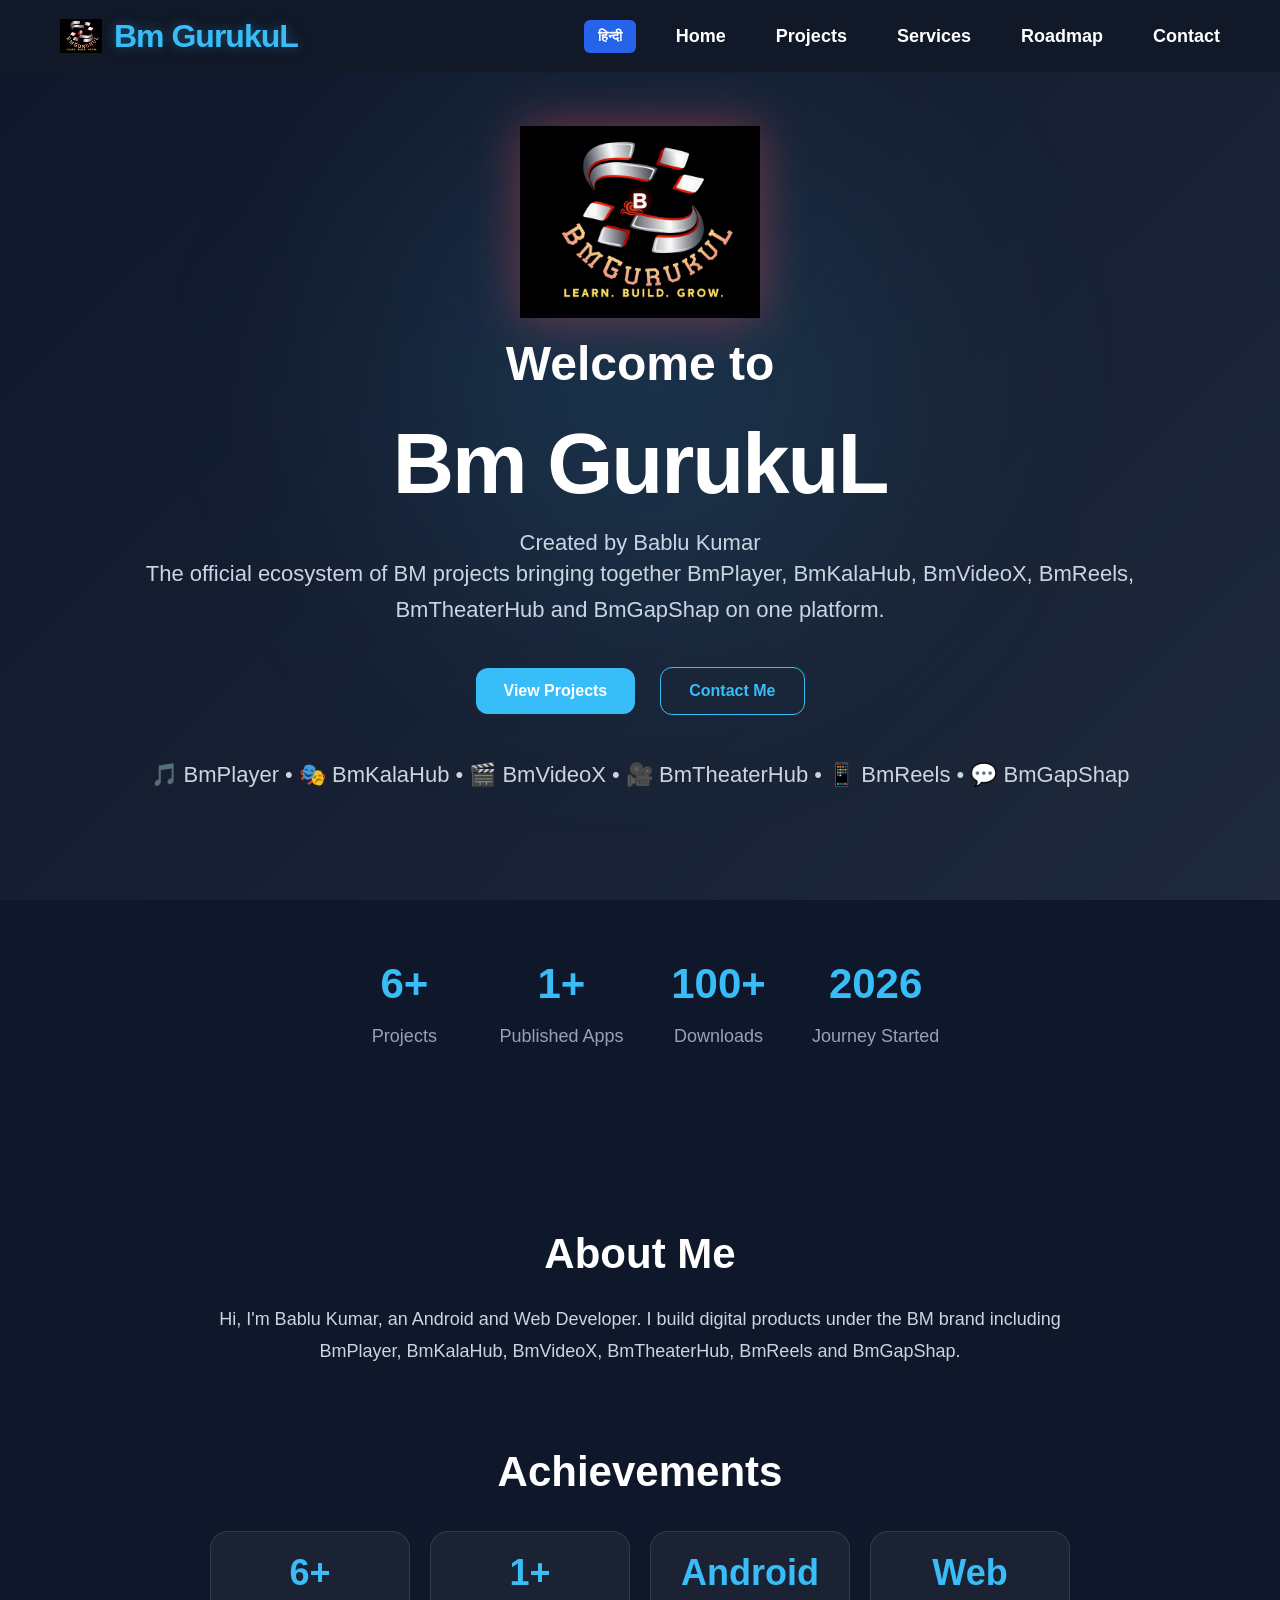
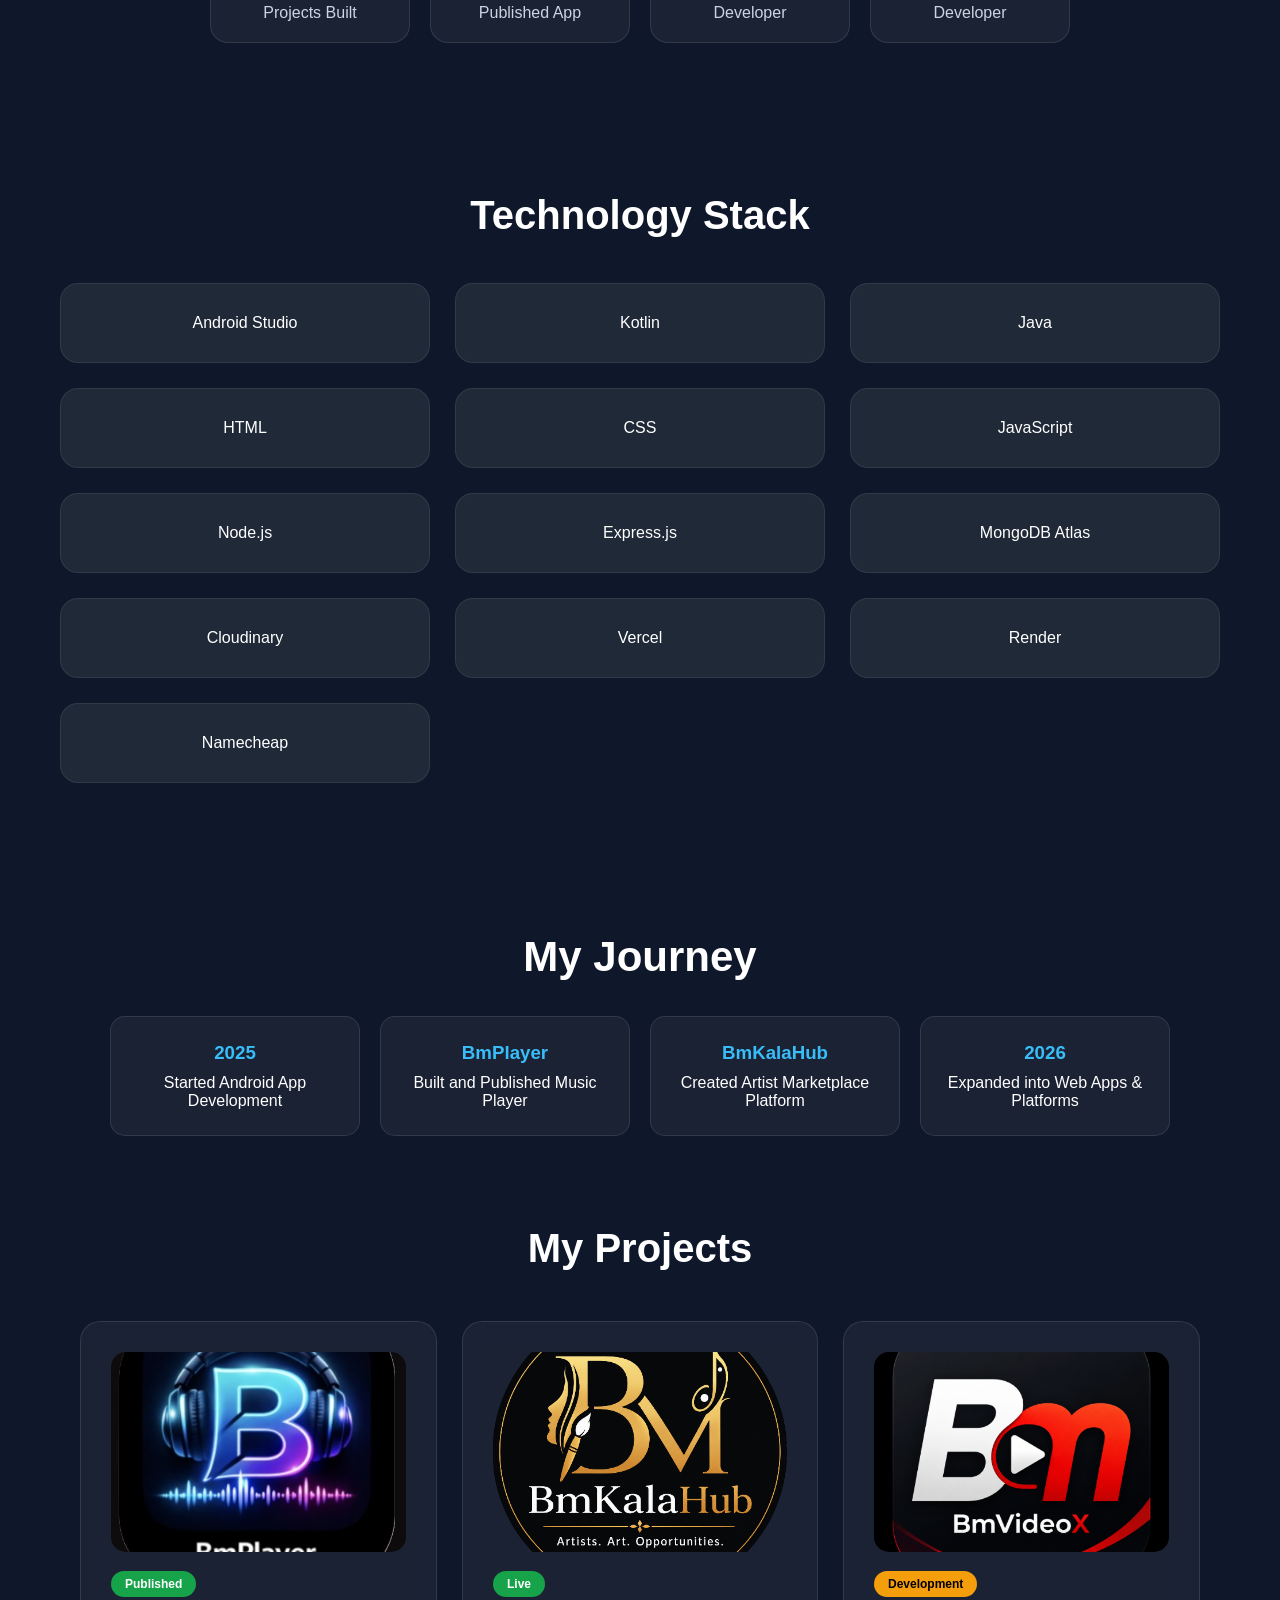
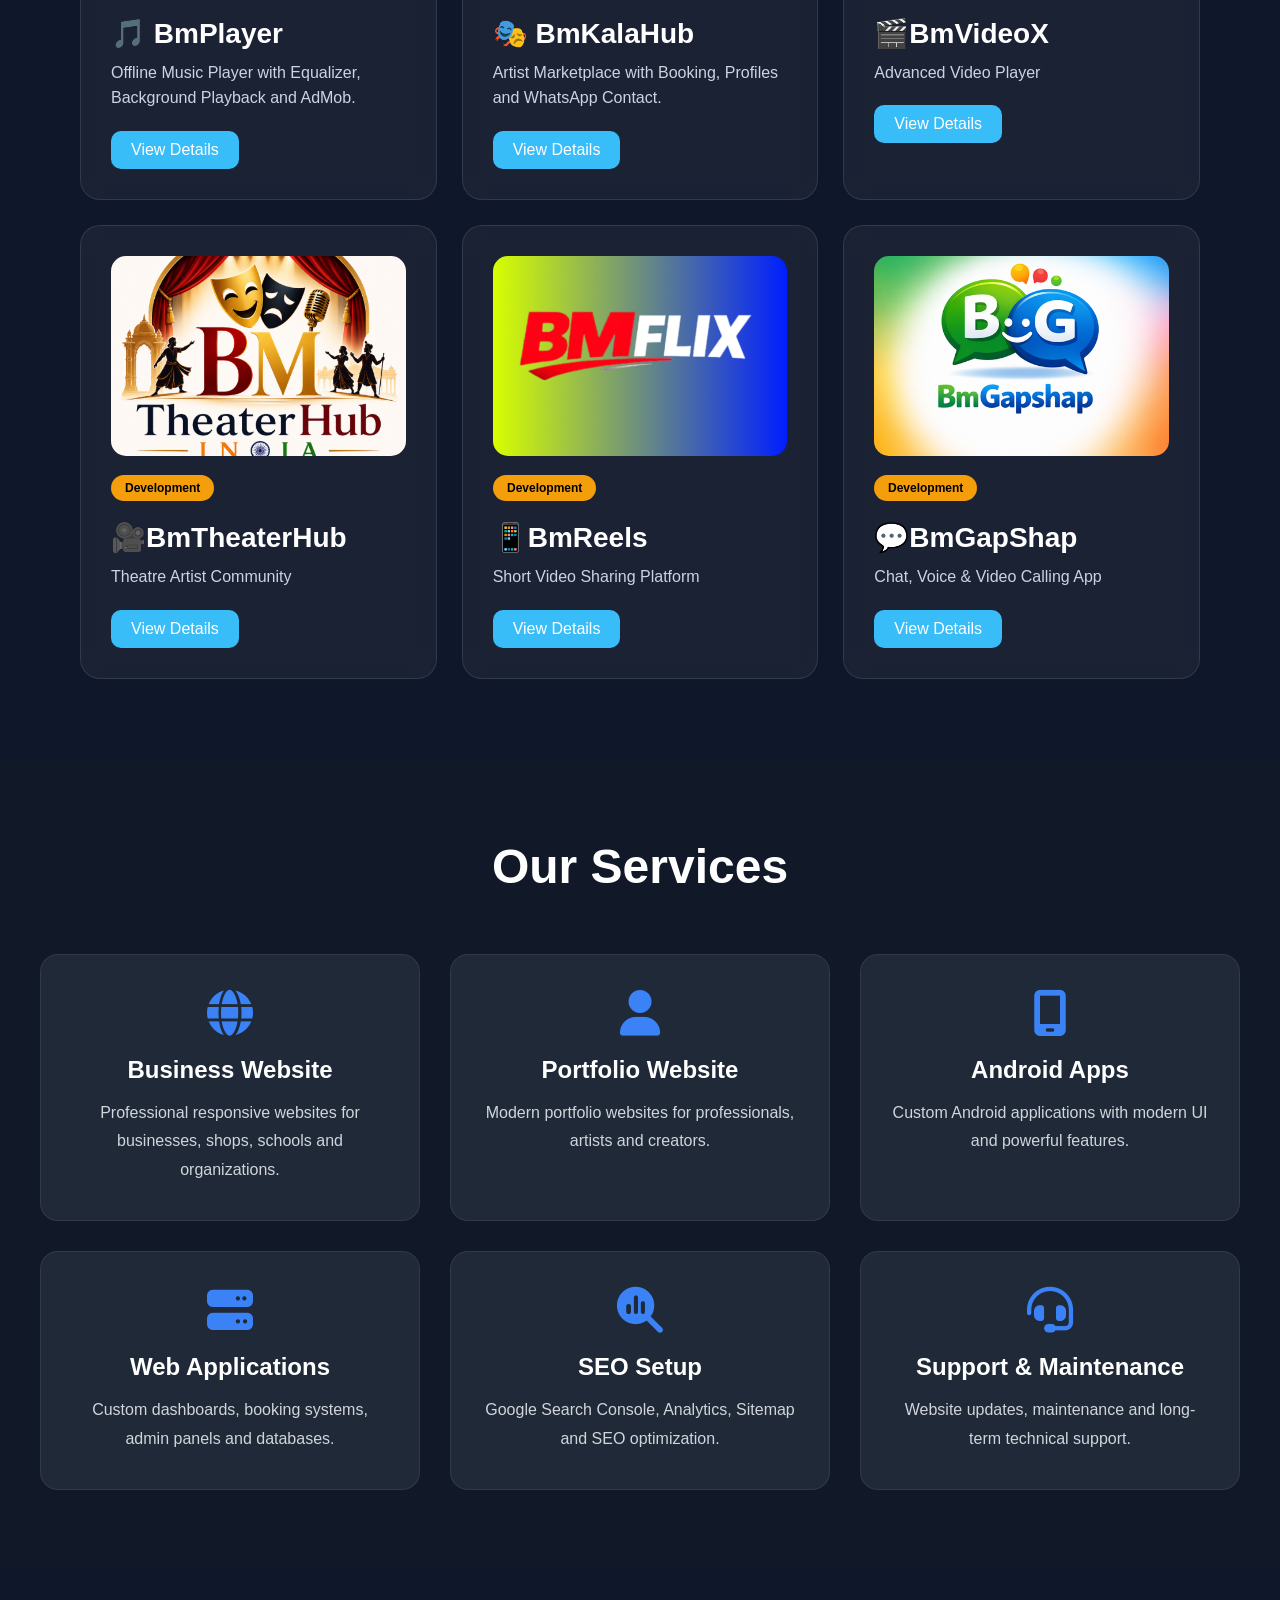
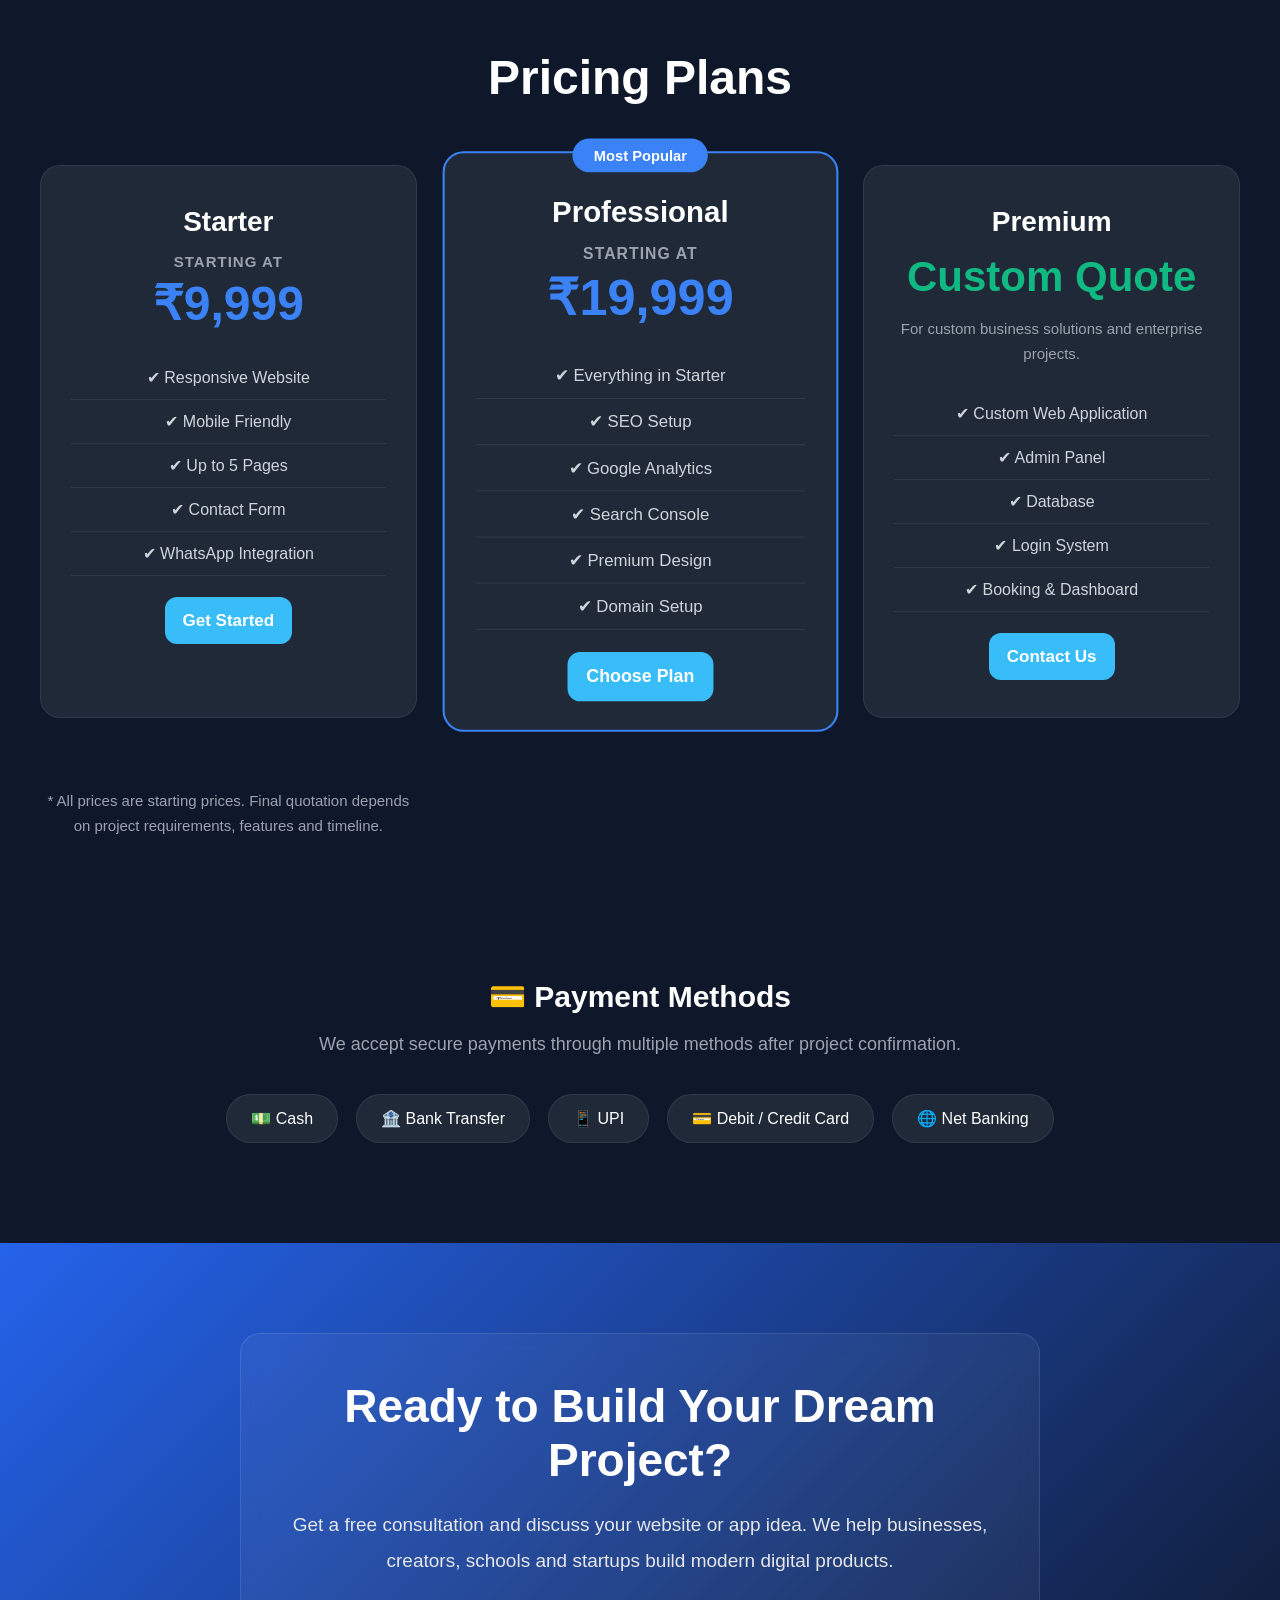
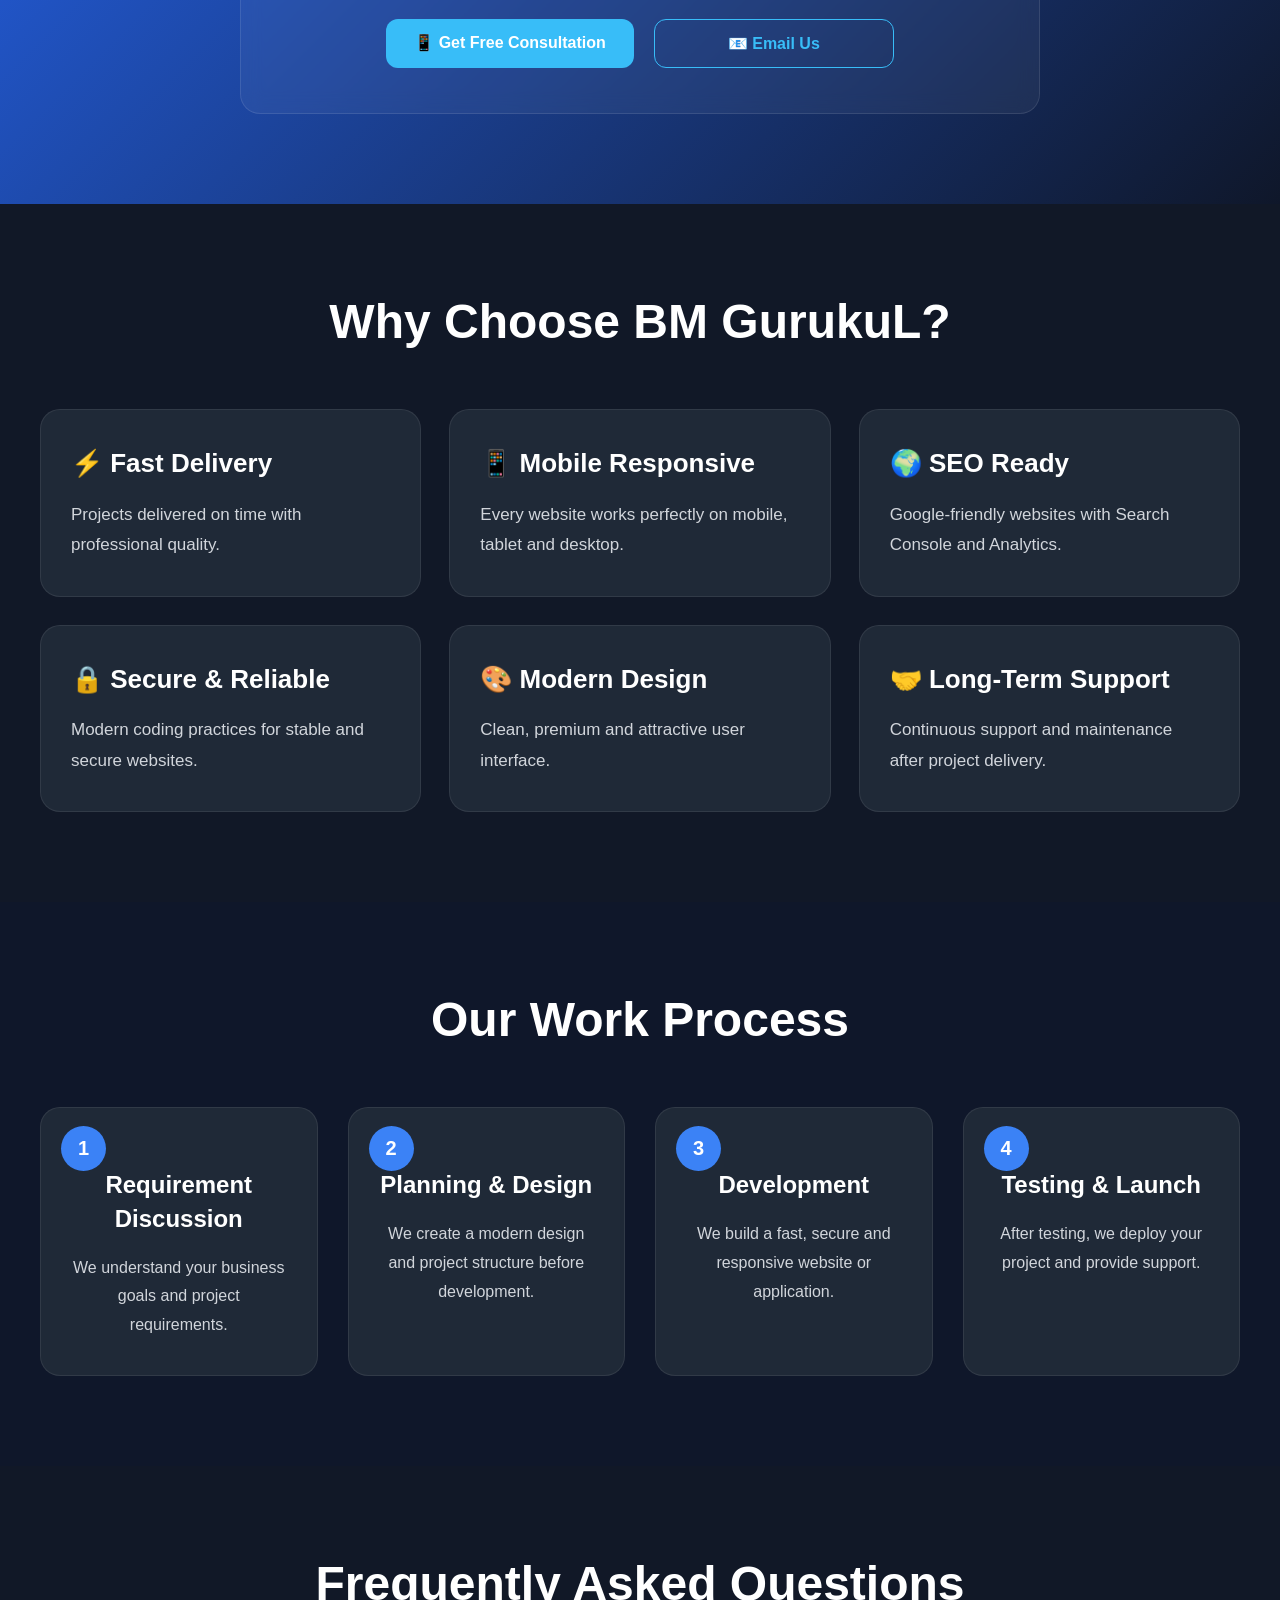
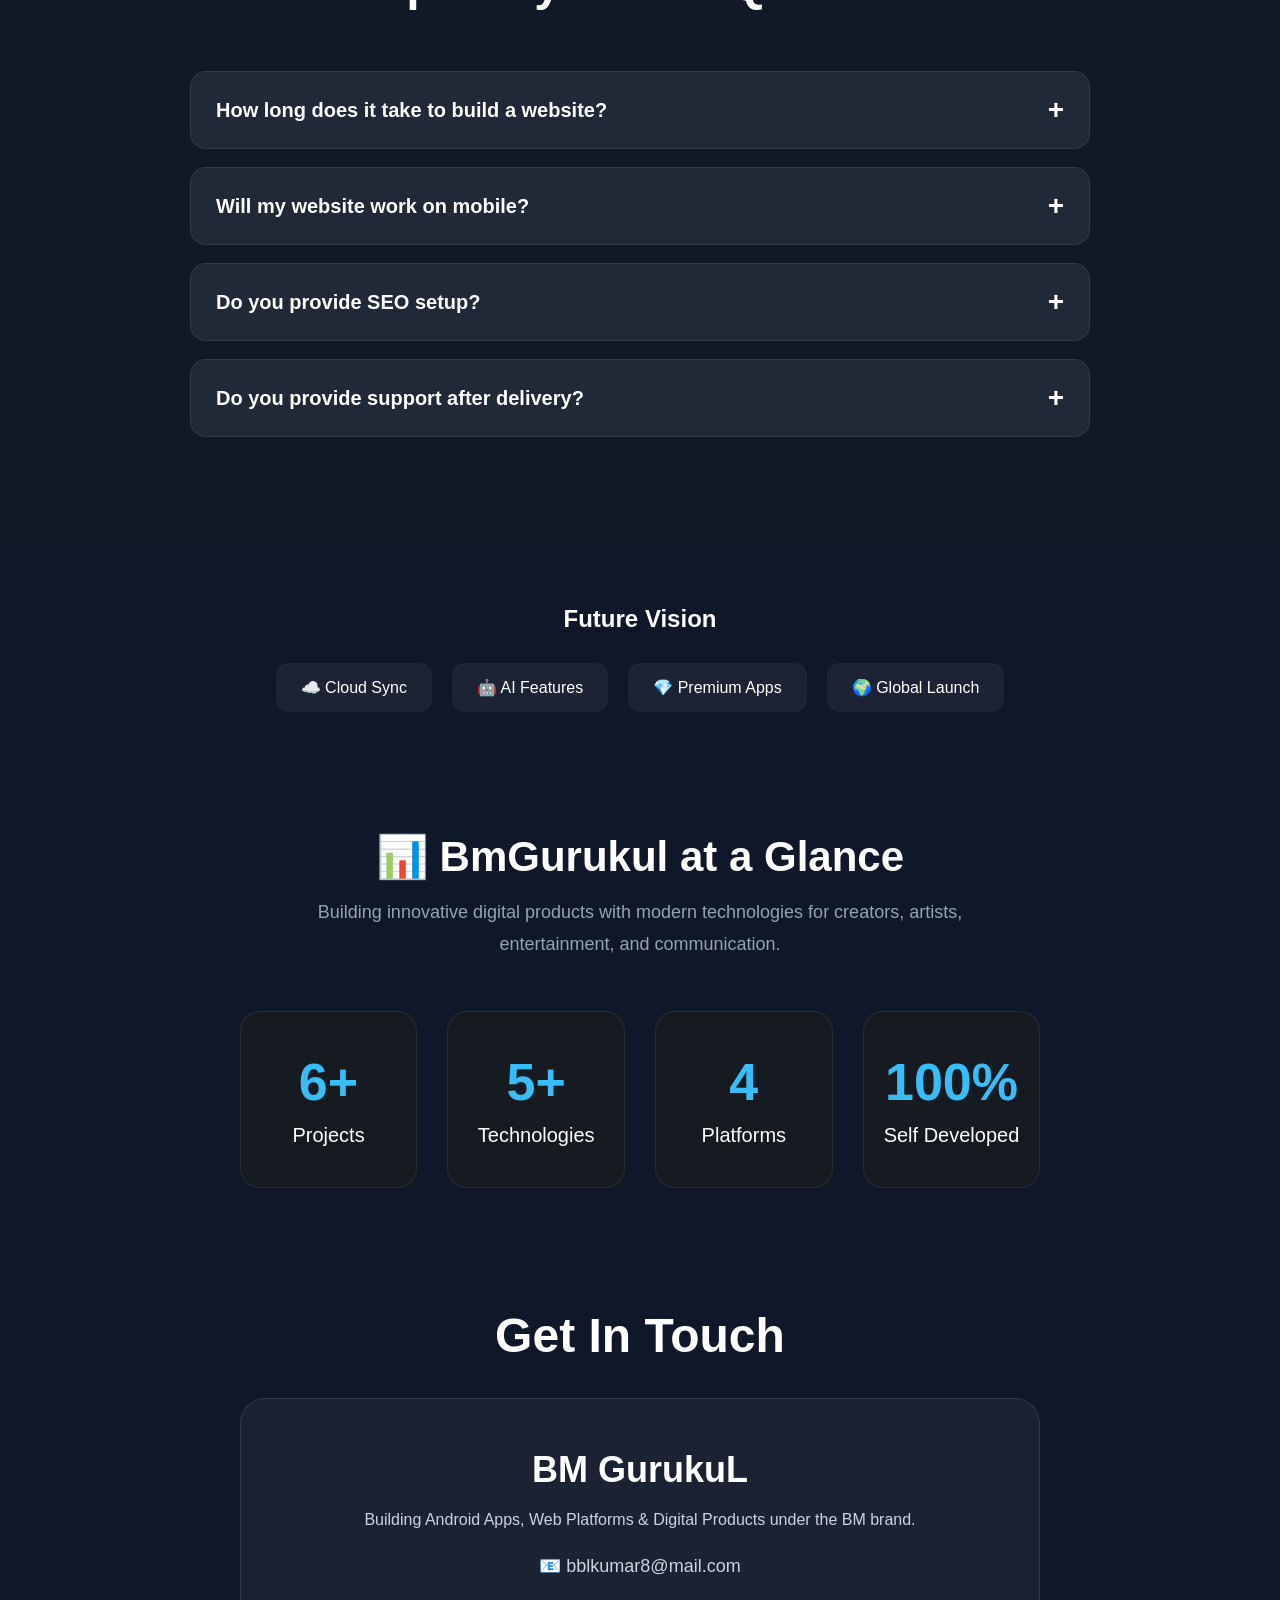
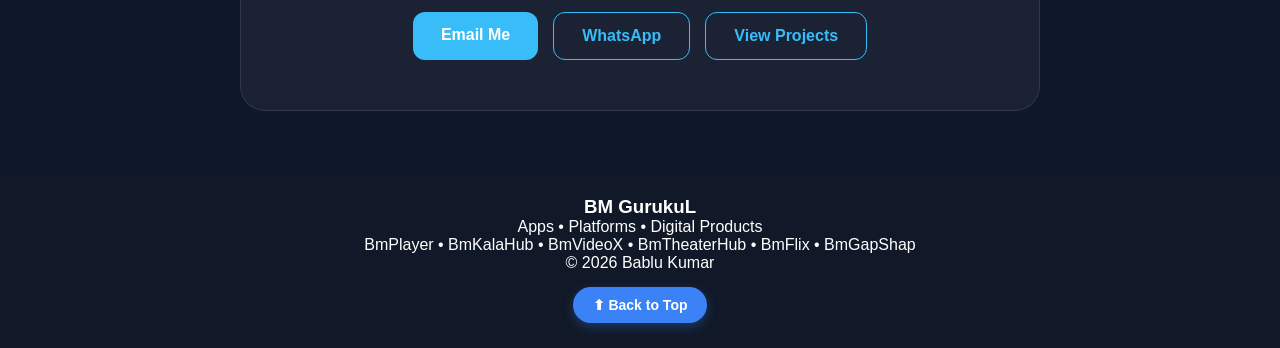
<file: index.html>
<!DOCTYPE html>
<html lang="en">
<head>
    <meta charset="UTF-8">
    <meta name="viewport" content="width=device-width, initial-scale=1.0">
    <title>BmGurukul | Official BM Ecosystem</title>
    <link rel="icon" type="image/png" href="assets/bmgurukul.png">
    <link rel="manifest" href="manifest.webmanifest">
    <link rel="stylesheet" href="style.css">
    <link rel="stylesheet" href="https://cdnjs.cloudflare.com/ajax/libs/font-awesome/6.5.2/css/all.min.css">
    <link rel="canonical" href="https://bmgurukul.com">
 
<meta name="description"
      content="Bm GurukuL is the official hub of BM projects including BmPlayer, BmKalaHub, BmVideoX, BmReels, BmTheaterHub and BmGapShap.">

<meta name="keywords"
      content="Bm GurukuL, BM Projects, Bablu Kumar, BmPlayer, BmKalaHub, BmVideoX, BmReels, BmTheaterHub, BmGapShap">

<meta name="author"
      content="Bablu Kumar">

<meta name="robots"
      content="index, follow">

<meta name="theme-color"
      content="#111827">

<meta property="og:title"
      content="Bm GurukuL">

<meta property="og:description"
      content="Official ecosystem of BM digital projects.">

<meta property="og:type"
      content="website">

<meta property="og:image"
      content="assets/screenshot/bmgurukul.png">

<meta name="google-site-verification" content="oo32FQvKJI67oNAY1HTZ6eomEYxrYK5jL4jxGf8NYf0" />

<!-- Google Analytics -->
<script async src="https://www.googletagmanager.com/gtag/js?id=G-DFB1C0TNB9"></script>

<script>
window.dataLayer = window.dataLayer || [];

function gtag() {
  dataLayer.push(arguments);
}

gtag('js', new Date());

gtag('config', 'G-DFB1C0TNB9');
</script>

<meta property="og:url" content="https://bmgurukul.com">

</head>
<body>


    <body class="home-page"></body>

    <div id="loader">

    <img src="assets/bmgurukul-logo.gif" alt="BmGurukul">

    <h2>Bm GurukuL</h2>

</div>
<header>
    <div class="logo">
    <img src="assets/bmgurukul.png" alt="BmGurukul Logo">
    <span>Bm GurukuL</span>
</div>

<div class="language-switch">
    <button id="langToggle">हिन्दी</button>
</div>

<!--
     <button class="menu-toggle" id="menuToggle">
    ☰
</button>
    -->

    <nav>
    <a href="#home">Home</a>
    <a href="#projects">Projects</a>
    <a href="#services">Services</a>
    <a href="#roadmap">Roadmap</a>
    <a href="#contact">Contact</a>
</nav>

</header>

<section id="home" class="hero">

    <div class="hero-content">

        <div class="hero-logo">
            <img src="assets/bmgurukul-logo.gif" alt="BmGurukul Logo">
        </div>

      <h1 class="hero-title">

    <span class="welcome-text" id="welcomeText">Welcome to</span><br>

    <span class="brand-text" id="brandText">Bm GurukuL</span>

</h1>

        <p class="author" id="authorText">
    Created by Bablu Kumar
</p>

<p class="hero-sub" id="heroDesc">
    The official ecosystem of BM projects bringing together
    BmPlayer, BmKalaHub, BmVideoX, BmReels,
    BmTheaterHub and BmGapShap on one platform.
</p>

<div class="hero-buttons">

    <a href="#projects" class="btn-primary" id="viewProjectsBtn">
        View Projects
    </a>

    <a href="#contact" class="btn-secondary" id="contactBtn">
        Contact Me
    </a>

</div>

        <p class="hero-projects">
            🎵 BmPlayer • 🎭 BmKalaHub • 🎬 BmVideoX • 🎥 BmTheaterHub • 📱 BmReels • 💬 BmGapShap
        </p>

    </div>

</section>

<section class="stats">

    <div class="stats-grid">

        <div class="stat">
            <h2>6+</h2>
            <p>Projects</p>
        </div>

        <div class="stat">
            <h2>1+</h2>
            <p>Published Apps</p>
        </div>

        <div class="stat">
            <h2>100+</h2>
            <p>Downloads</p>
        </div>

        <div class="stat">
            <h2>2026</h2>
            <p>Journey Started</p>
        </div>

    </div>

</section>

<section class="about">

    <h2 id="aboutTitle">About Me</h2>


    <p id="aboutDesc">
        Hi, I'm Bablu Kumar, an Android and Web Developer.
        I build digital products under the BM brand including
        BmPlayer, BmKalaHub, BmVideoX, BmTheaterHub, BmReels
        and BmGapShap.
    </p>

</section>

<section class="achievements">

    <h2>Achievements</h2>

    <div class="achievement-grid">

        <div class="achievement-card">
            <h3>6+</h3>
            <p>Projects Built</p>
        </div>

        <div class="achievement-card">
            <h3>1+</h3>
            <p>Published App</p>
        </div>

        <div class="achievement-card">
            <h3>Android</h3>
            <p>Developer</p>
        </div>

        <div class="achievement-card">
            <h3>Web</h3>
            <p>Developer</p>
        </div>

    </div>

</section>

<section class="tech-stack">

    <h2>Technology Stack</h2>

    <div class="tech-grid">

        <div class="tech-card">Android Studio</div>
        <div class="tech-card">Kotlin</div>
        <div class="tech-card">Java</div>
        <div class="tech-card">HTML</div>
        <div class="tech-card">CSS</div>
        <div class="tech-card">JavaScript</div>
        <div class="tech-card">Node.js</div>
        <div class="tech-card">Express.js</div>
        <div class="tech-card">MongoDB Atlas</div>
        <div class="tech-card">Cloudinary</div>
        <div class="tech-card">Vercel</div>
        <div class="tech-card">Render</div>
        <div class="tech-card">Namecheap</div>


    </div>

</section>

<section class="journey">

    <h2 id="journeyTitle">My Journey</h2>

    <div class="timeline">

        <div class="timeline-item">
            <h3>2025</h3>
            <p id="journey1">Started Android App Development</p>
        </div>

        <div class="timeline-item">
            <h3>BmPlayer</h3>
            <p id="journey2">Built and Published Music Player</p>
        </div>

        <div class="timeline-item">
            <h3>BmKalaHub</h3>
            <p id="journey3">Created Artist Marketplace Platform</p>
        </div>

        <div class="timeline-item">
            <h3>2026</h3>
            <p id="journey4">Expanded into Web Apps & Platforms</p>
        </div>

    </div>

</section>

<section id="projects">
    <h2 id="projectsTitle">My Projects</h2>

    <div class="grid">

    <div class="card">

    <img src="images/bmplayer.png" class="project-img">

    <div class="badge live">Published</div>

    <h3>🎵 BmPlayer</h3>

    <p id="bmplayerDesc">
    Offline Music Player with Equalizer,
    Background Playback and AdMob.
</p>

<a href="bmplayer.html" class="project-btn" id="bmplayerBtn">
    View Details
</a>
</div>


        <div class="card">

    <img src="images/BmKalaHub.png" class="project-img">
    <div class="badge live">Live</div>

    <h3>🎭 BmKalaHub</h3>

    <p id="bmkalahubDesc">
      Artist Marketplace with Booking,
      Profiles and WhatsApp Contact.
   </p>

    <a href="bmkalahub.html" class="project-btn" id="bmkalahubBtn">
         View Details
     </a>
  </div>

        <div class="card">
         <img src="images/bmvideox.png" class="project-img">

        <div class="badge dev">Development</div>
            <h3>🎬BmVideoX</h3>
            <p id="bmvideoxDesc">Advanced Video Player</p>

       <a href="bmvideox.html" class="project-btn" id="bmvideoxBtn">
                 View Details
       </a>
 
        </div>

        <div class="card">
        <img src="images/bmtheaterhub.png" class="project-img">
            <div class="badge dev">Development</div> 
            <h3>🎥BmTheaterHub</h3>
            <p id="bmtheaterhubDesc">Theatre Artist Community</p>

           <a href="bmtheaterhub.html" class="project-btn" id="bmtheaterhubBtn">
                    View Details
            </a>
        </div>

        <div class="card">
         <img src="images/BmReels.png" class="project-img">
        <div class="badge dev">Development</div>
            <h3>📱BmReels</h3>
            <p id="bmreelsDesc">Short Video Sharing Platform</p>

            <a href="bmreels.html" class="project-btn" id="bmreelsBtn">
                     View Details
            </a>

        </div>

        <div class="card">
        <img src="images/bmgapshap.png" class="project-img">

        <div class="badge dev">Development</div>
            <h3>💬BmGapShap</h3>
            <p id="bmgapshapDesc">Chat, Voice & Video Calling App</p>

             <a href="bmgapshap.html" class="project-btn" id="bmgapshapBtn">
                      View Details
             </a>
 
        </div>

    </div>
</section>

       <section id="services" class="services">

    <h2 id="servicesTitle">Our Services</h2>

    <div class="services-grid">

        <div class="service-card">
        <i class="fa-solid fa-globe"></i>
        <h3 id="service1Title">Business Website</h3>
        <p id="service1Desc">
           Professional responsive websites for businesses, shops, schools and organizations.
        </p>
        
    </div>

        <div class="service-card">
        <i class="fa-solid fa-user"></i>
        <h3 id="service2Title">Portfolio Website</h3>
        <p id="service2Desc">
           Modern portfolio websites for professionals, artists and creators.
        </p>

    </div>

        <div class="service-card">
        <i class="fa-solid fa-mobile-screen"></i>
        <h3 id="service3Title">Android Apps</h3>
        <p id="service3Desc">
            Custom Android applications with modern UI and powerful features.
        </p>

    </div>

        <div class="service-card">
        <i class="fa-solid fa-server"></i>
        <h3 id="service4Title">Web Applications</h3>
        <p id="service4Desc">
            Custom dashboards, booking systems, admin panels and databases.
        </p>

    </div>

        <div class="service-card">
        <i class="fa-solid fa-magnifying-glass-chart"></i>
        <h3 id="service5Title">SEO Setup</h3>
        <p id="service5Desc">
            Google Search Console, Analytics, Sitemap and SEO optimization.
        </p>

    </div>

        <div class="service-card">
        <i class="fa-solid fa-headset"></i>
        <h3 id="service6Title">Support & Maintenance</h3>
        <p id="service6Desc">
            Website updates, maintenance and long-term technical support.
        </p>
        </div>

    </div>

</section>

<section id="pricing" class="pricing">

    <h2 id="pricingTitle">Pricing Plans</h2>

    <div class="pricing-grid">

        <!-- Starter -->

        <div class="pricing-card">

            <h3 id="starterTitle">Starter</h3>

            <p id="starterStarting" class="price-label">
                Starting at
            </p>

            <h1 id="starterPrice">₹9,999</h1>

            <ul>
                <li id="starter1">✔ Responsive Website</li>
                <li id="starter2">✔ Mobile Friendly</li>
                <li id="starter3">✔ Up to 5 Pages</li>
                <li id="starter4">✔ Contact Form</li>
                <li id="starter5">✔ WhatsApp Integration</li>
            </ul>

            <a
                href="https://wa.me/919546801267?text=Hello%20I%20need%20a%20Starter%20Website"
                class="btn-primary"
                target="_blank"
                id="starterBtn">
                Get Started
            </a>

        </div>

        <!-- Professional -->

        <div class="pricing-card featured">

            <span class="popular" id="popularBadge">
                Most Popular
            </span>

            <h3 id="proTitle">Professional</h3>

            <p id="proStarting" class="price-label">
                Starting at
            </p>

            <h1 id="proPrice">₹19,999</h1>

            <ul>
                <li id="pro1">✔ Everything in Starter</li>
                <li id="pro2">✔ SEO Setup</li>
                <li id="pro3">✔ Google Analytics</li>
                <li id="pro4">✔ Search Console</li>
                <li id="pro5">✔ Premium Design</li>
                <li id="pro6">✔ Domain Setup</li>
            </ul>

            <a
                href="https://wa.me/919546801267?text=Hello%20I%20need%20a%20Professional%20Website"
                class="btn-primary"
                target="_blank"
                id="proBtn">
                Choose Plan
            </a>

        </div>

        <!-- Premium -->

        <div class="pricing-card">

            <h3 id="premiumTitle">Premium</h3>

            <h1 id="premiumPrice">
                Custom Quote
            </h1>

            <p id="premiumNote" class="custom-note">
                For custom business solutions and enterprise projects.
            </p>

            <ul>
                <li id="premium1">✔ Custom Web Application</li>
                <li id="premium2">✔ Admin Panel</li>
                <li id="premium3">✔ Database</li>
                <li id="premium4">✔ Login System</li>
                <li id="premium5">✔ Booking & Dashboard</li>
            </ul>

            <a
                href="https://wa.me/919546801267?text=Hello%20I%20need%20a%20Premium%20Project"
                class="btn-primary"
                target="_blank"
                id="premiumBtn">
                Contact Us
            </a>

        </div>

        <p class="pricing-note" id="pricingNote">
        * All prices are starting prices. Final quotation depends on project requirements, features and timeline.
        </p>

    </div>

</section>

<div class="payment-info">

<h3 id="paymentTitle">💳 Payment Methods</h3>

<p id="paymentDesc">
We accept secure payments through multiple methods after project confirmation.
</p>

<div class="payment-methods">

<span>💵 Cash</span>

<span>🏦 Bank Transfer</span>

<span>📱 UPI</span>

<span>💳 Debit / Credit Card</span>

<span>🌐 Net Banking</span>

</div>

</div>

<section id="consultation" class="consultation">

    <div class="consultation-box">

        <h2 id="consultationTitle">
            Ready to Build Your Dream Project?
        </h2>

        <p id="consultationDesc">
            Get a free consultation and discuss your website or app idea.
            We help businesses, creators, schools and startups build
            modern digital products.
        </p>

        <div class="consultation-buttons">

        <a
            id="consultationBtn"
            href="https://wa.me/919546801267"
            class="btn-primary"
            target="_blank"
            onclick="trackWhatsAppClick('Consultation Button')">

           📱 Get Free Consultation

        </a>

        <a href="https://mail.google.com/mail/?view=cm&fs=1&to=bblkumar8@gmail.com"
           target="_blank"
           class="btn-secondary"
           id="consultationEmail">
           📧 Email Us
        </a>

        </div>

    </div>

</section>

<section id="why-us" class="why-us">

    <h2 id="whyTitle">Why Choose BM GurukuL?</h2>

    <div class="why-grid">

        <div class="why-card">
            <h3 id="why1Title">⚡ Fast Delivery</h3>
            <p id="why1Desc">
                Projects delivered on time with professional quality.
            </p>
        </div>

        <div class="why-card">
            <h3 id="why2Title">📱 Mobile Responsive</h3>
            <p id="why2Desc">
                Every website works perfectly on mobile, tablet and desktop.
            </p>
        </div>

        <div class="why-card">
            <h3 id="why3Title">🌍 SEO Ready</h3>
            <p id="why3Desc">
                Google-friendly websites with Search Console and Analytics.
            </p>
        </div>

        <div class="why-card">
            <h3 id="why4Title">🔒 Secure & Reliable</h3>
            <p id="why4Desc">
                Modern coding practices for stable and secure websites.
            </p>
        </div>

        <div class="why-card">
            <h3 id="why5Title">🎨 Modern Design</h3>
            <p id="why5Desc">
                Clean, premium and attractive user interface.
            </p>
        </div>

        <div class="why-card">
            <h3 id="why6Title">🤝 Long-Term Support</h3>
            <p id="why6Desc">
                Continuous support and maintenance after project delivery.
            </p>
        </div>

    </div>

</section>

<section id="process" class="process">

    <h2 id="processTitle">Our Work Process</h2>

    <div class="process-grid">

        <div class="process-card">

            <div class="step-number">1</div>

            <h3 id="process1Title">Requirement Discussion</h3>

            <p id="process1Desc">
                We understand your business goals and project requirements.
            </p>

        </div>

        <div class="process-card">

            <div class="step-number">2</div>

            <h3 id="process2Title">Planning & Design</h3>

            <p id="process2Desc">
                We create a modern design and project structure before development.
            </p>

        </div>

        <div class="process-card">

            <div class="step-number">3</div>

            <h3 id="process3Title">Development</h3>

            <p id="process3Desc">
                We build a fast, secure and responsive website or application.
            </p>

        </div>

        <div class="process-card">

            <div class="step-number">4</div>

            <h3 id="process4Title">Testing & Launch</h3>

            <p id="process4Desc">
                After testing, we deploy your project and provide support.
            </p>

        </div>

    </div>

</section>

<section id="faq" class="faq">

    <h2 id="faqTitle">Frequently Asked Questions</h2>

    <div class="faq-container">

        <div class="faq-item">

            <button class="faq-question">

                <span id="faqQ1">
                    How long does it take to build a website?
                </span>

                <span class="faq-icon">+</span>

            </button>

            <div class="faq-answer">

                <p id="faqA1">
                    Most business websites are completed within 5–10 days depending on the project.
                </p>

            </div>

        </div>

        <div class="faq-item">

            <button class="faq-question">

                <span id="faqQ2">
                    Will my website work on mobile?
                </span>

                <span class="faq-icon">+</span>

            </button>

            <div class="faq-answer">

                <p id="faqA2">
                    Yes. Every website is fully responsive for mobile, tablet and desktop.
                </p>

            </div>

        </div>

        <div class="faq-item">

            <button class="faq-question">

                <span id="faqQ3">
                    Do you provide SEO setup?
                </span>

                <span class="faq-icon">+</span>

            </button>

            <div class="faq-answer">

                <p id="faqA3">
                    Yes. We configure Search Console, Google Analytics and basic SEO.
                </p>

            </div>

        </div>

        <div class="faq-item">

            <button class="faq-question">

                <span id="faqQ4">
                    Do you provide support after delivery?
                </span>

                <span class="faq-icon">+</span>

            </button>

            <div class="faq-answer">

                <p id="faqA4">
                    Yes. We provide technical support after project delivery.
                </p>

            </div>

        </div>

    </div>

</section>

<section id="roadmap">

    <h2 id="roadmapTitle">Future Vision</h2>

    <div class="roadmap-grid">

        <div id="roadmap1">☁️ Cloud Sync</div>

        <div id="roadmap2">🤖 AI Features</div>

        <div id="roadmap3">💎 Premium Apps</div>

        <div id="roadmap4">🌍 Global Launch</div>

    </div>

</section>

<section class="stats">

    <div class="container">

        <h2 id="statsTitle">📊 BmGurukul at a Glance</h2>

        <p id="statsDesc">
            Building innovative digital products with modern technologies
            for creators, artists, entertainment, and communication.
        </p>

        <div class="stats-grid">

    <div class="stat-card">
        <h3>6+</h3>
        <span id="projectsStat">Projects</span>
    </div>

    <div class="stat-card">
        <h3>5+</h3>
        <span id="technologiesStat">Technologies</span>
    </div>

    <div class="stat-card">
        <h3>4</h3>
        <span id="platformsStat">Platforms</span>
    </div>

    <div class="stat-card">
        <h3>100%</h3>
        <span id="developedStat">Self Developed</span>
    </div>

</div>

</section>

<section id="contact">

    <h2 id="contactTitle">Get In Touch</h2>

    <div class="contact-card">

        <h3 id="contactBrand">BM GurukuL</h3>

        <p id="contactDesc">
            Building Android Apps, Web Platforms &
            Digital Products under the BM brand.
        </p>

        <p class="contact-email">
            📧 bblkumar8@mail.com
        </p>

        <div class="contact-buttons">

            <a href="https://mail.google.com/mail/?view=cm&fs=1&to=bblkumar8@mail.com"
               target="_blank"
               class="btn-primary"
               id="emailBtn">
                Email Me
            </a>

            <a href="https://wa.me/919546801267"
               target="_blank"
               class="btn-secondary"
               id="whatsappBtn">
                WhatsApp
            </a>

            <a href="#projects"
               class="btn-secondary"
               id="viewProjectsContactBtn">
                View Projects
            </a>

        </div>

    </div>

</section>

<footer>

    <h3 id="footerTitle">BM GurukuL</h3>

    <p id="footerTagline">
        Apps • Platforms • Digital Products
    </p>

    <p id="footerProjects">
        BmPlayer • BmKalaHub • BmVideoX •
        BmTheaterHub • BmFlix • BmGapShap
    </p>

    <p id="footerCopyright">
        © 2026 Bablu Kumar
    </p>

<button id="backToTop" title="Back to Top">
    <span id="backToTopText">⬆ Back to Top</span>
</button>

</footer>

   <script src="js/loader.js"></script>
   <script src="script.js"></script>
   <script src="language.js"></script>


  </body>

</html>
</file>
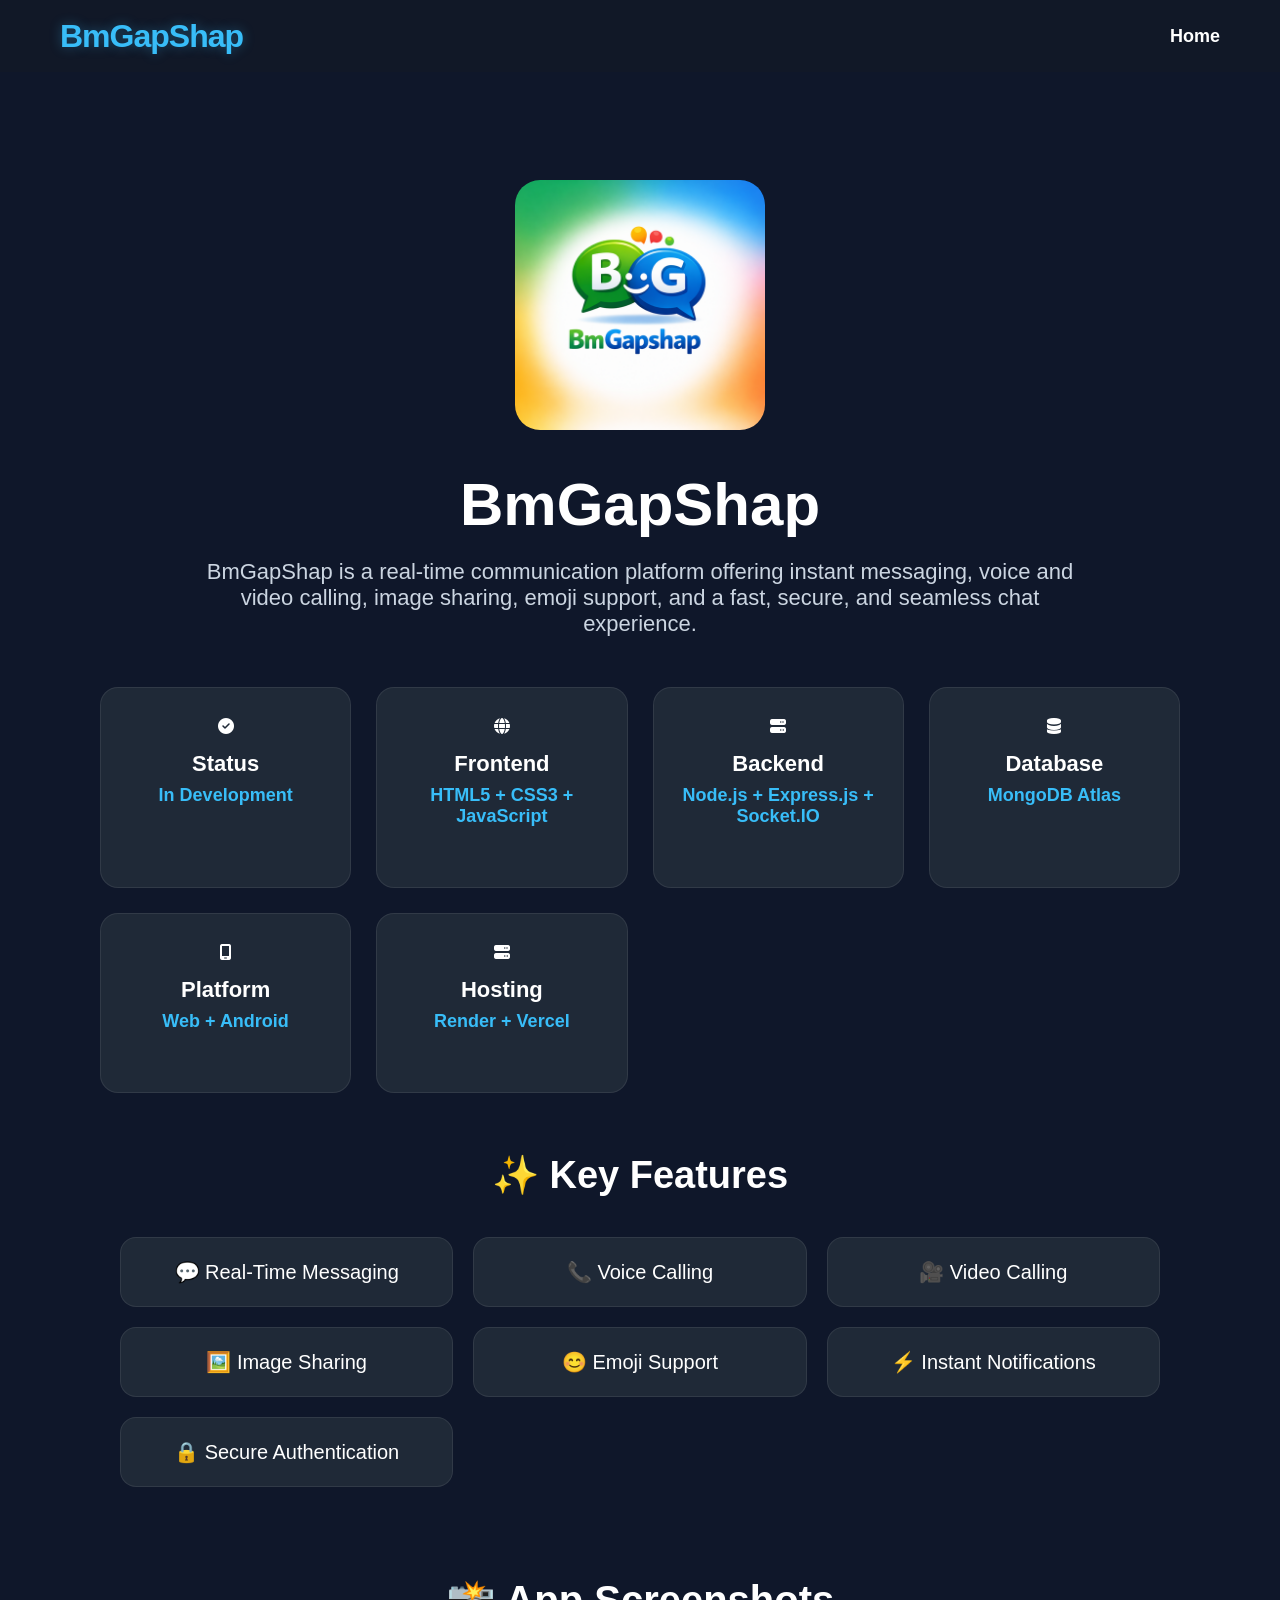
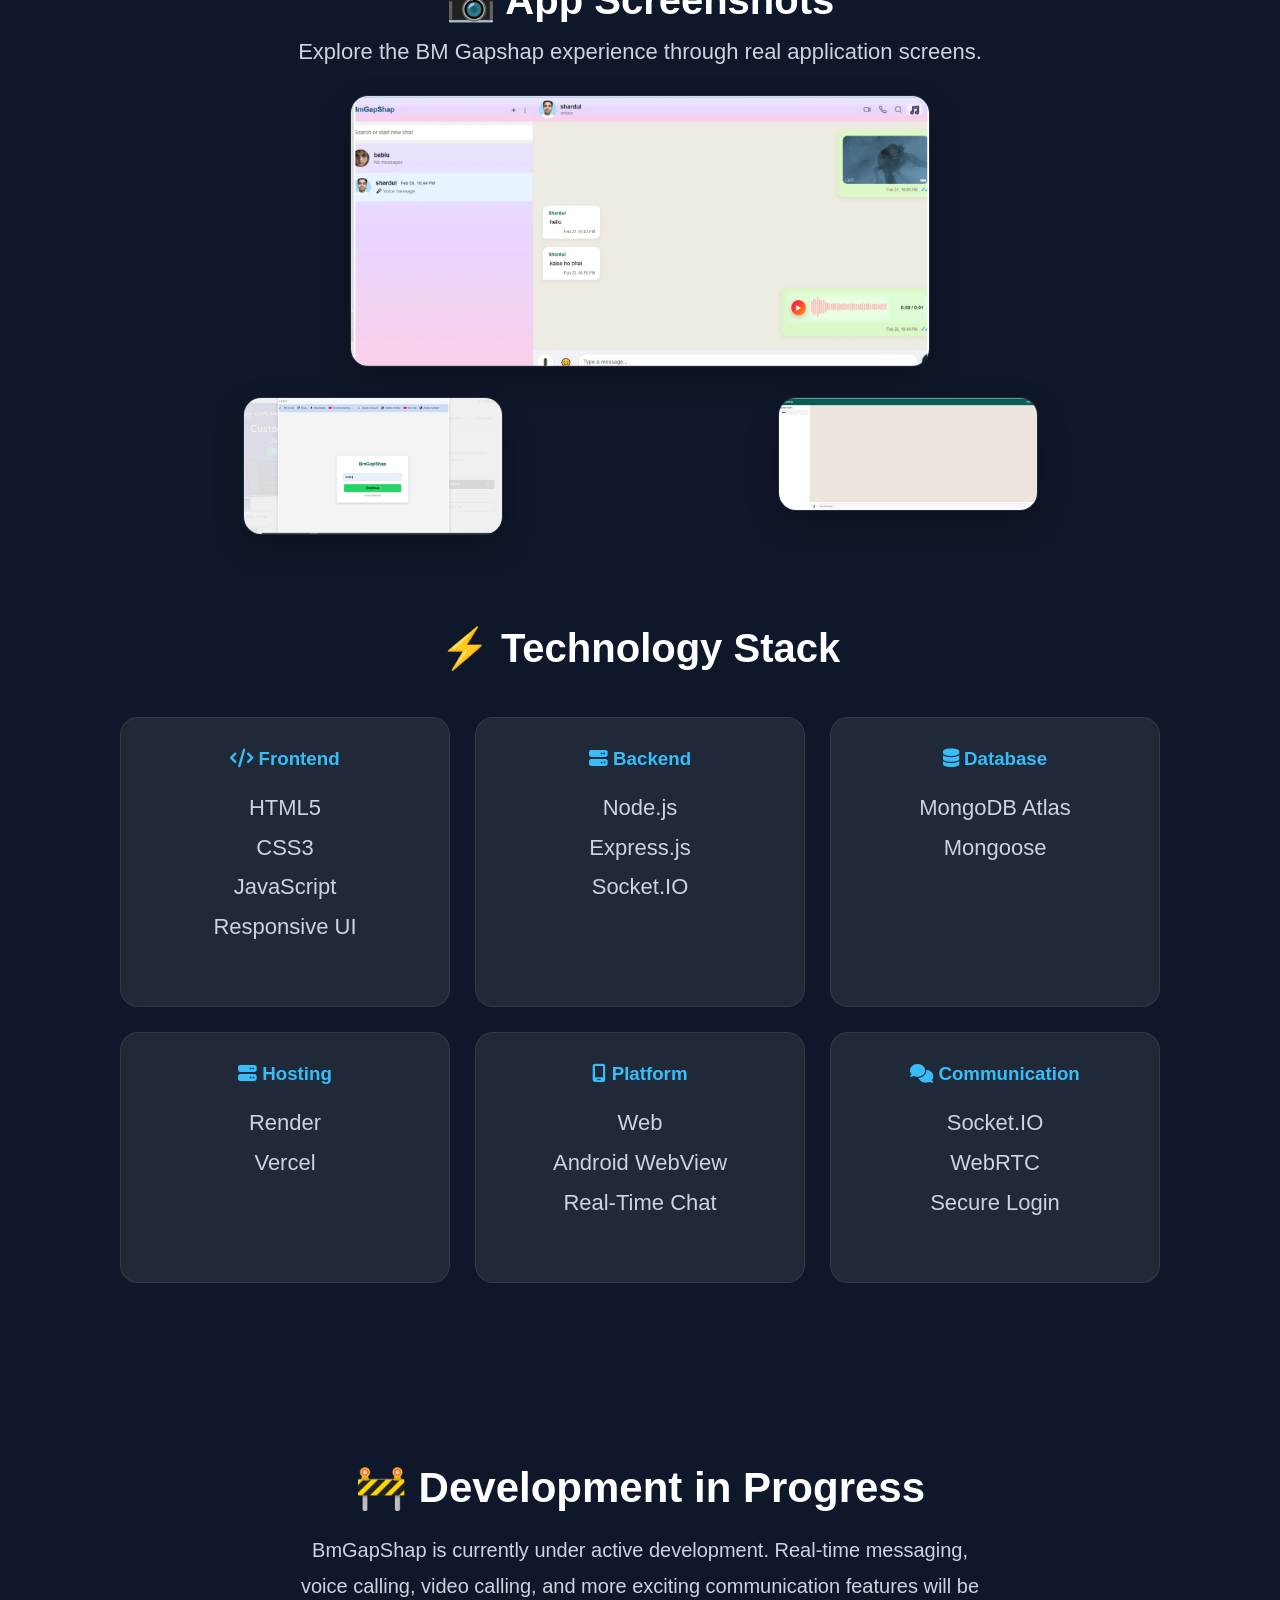
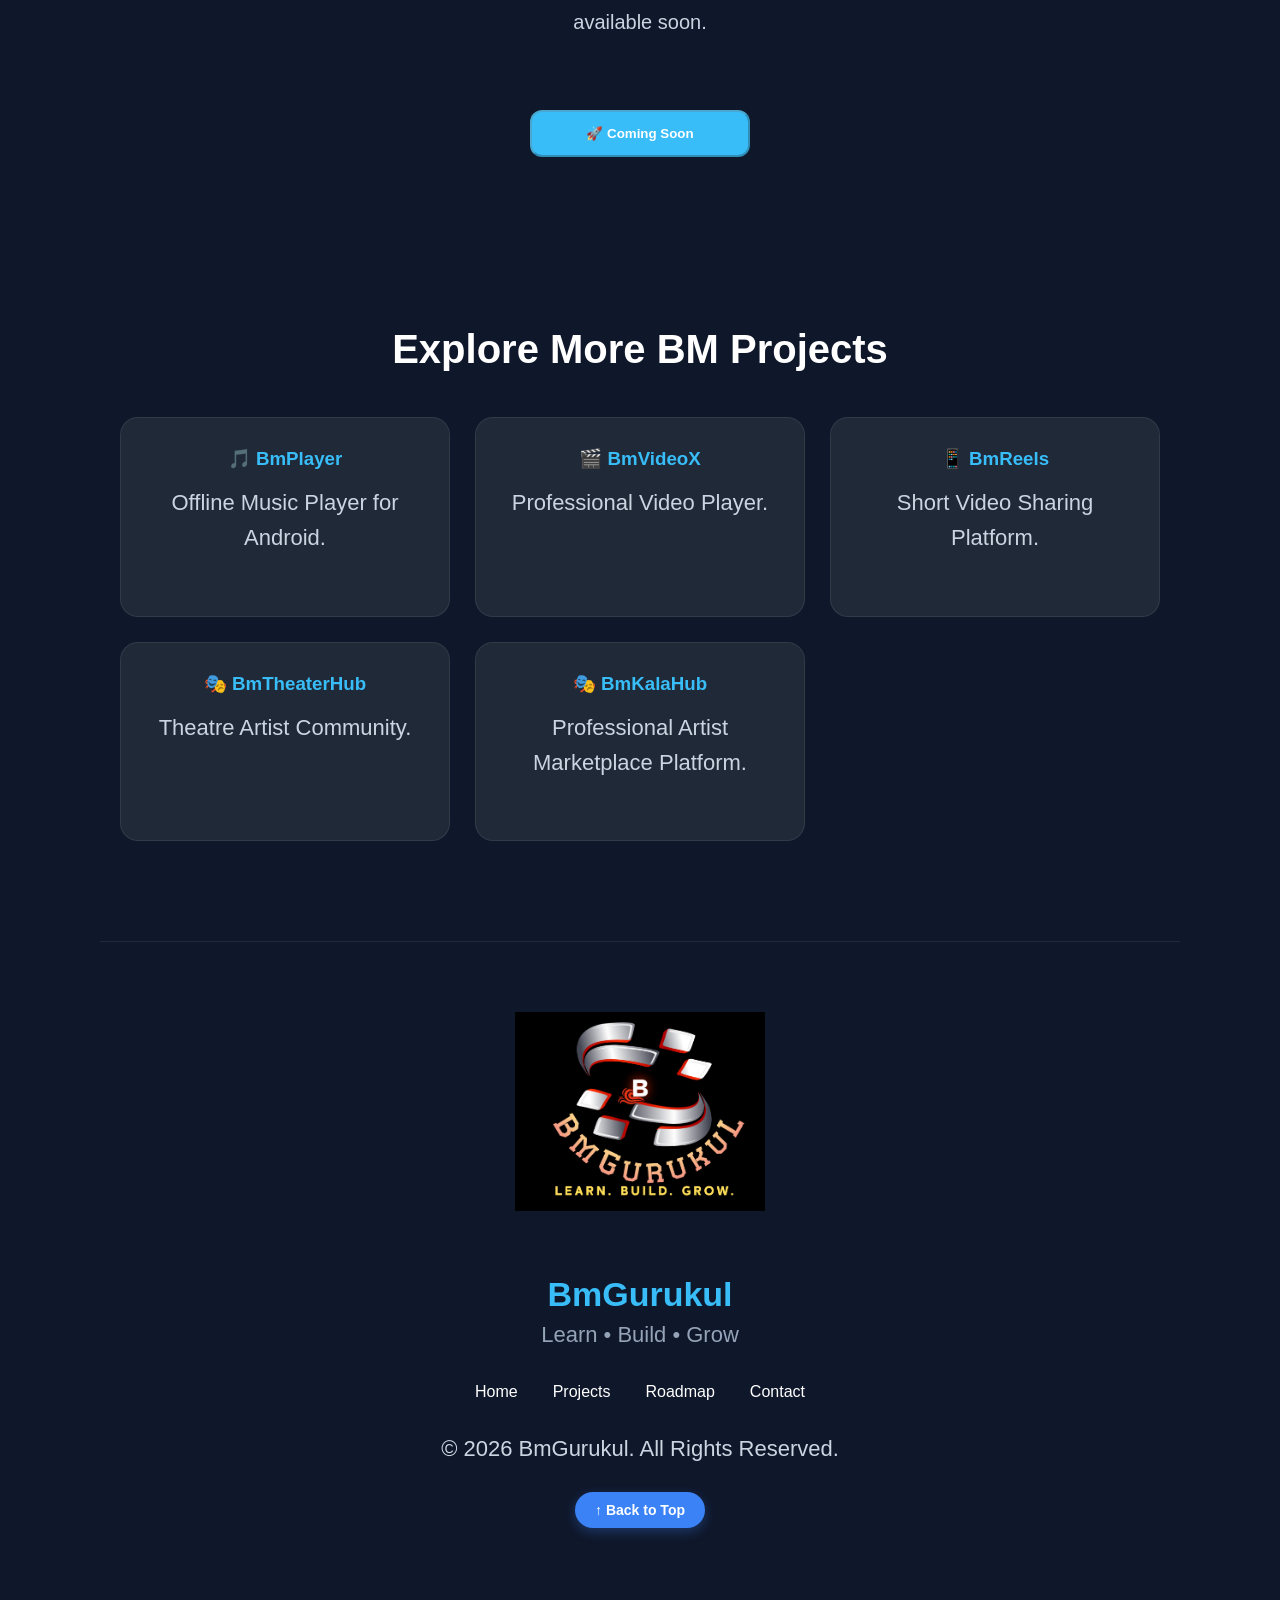
<file: bmgapshap.html>
<!DOCTYPE html>
<html lang="en">
<head>
    <meta charset="UTF-8">
    <meta name="viewport" content="width=device-width, initial-scale=1.0">
    <title>BmGapShap</title>
    <link rel="stylesheet" href="style.css">
    <link rel="stylesheet"
    href="https://cdnjs.cloudflare.com/ajax/libs/font-awesome/6.7.2/css/all.min.css">

</head>
<body>

    <body class="project-page"></body>

<div id="lightbox" class="lightbox">

    <span class="close-lightbox">&times;</span>

    <img id="lightbox-img">

</div>

<header>
    <div class="logo">BmGapShap</div>

    <nav>
        <a href="index.html">Home</a>
    </nav>
</header>

<section class="project-page">

    <img src="images/bmgapshap.png" class="project-img">

    <h1>BmGapShap</h1>

    <p>
    BmGapShap is a real-time communication platform offering instant messaging,
    voice and video calling, image sharing, emoji support, and a fast, secure,
    and seamless chat experience.
</p>

   <section class="project-info">

    <div class="info-card">
    <i class="fa-solid fa-circle-check"></i>
    <h3>Status</h3>
    <p>In Development</p>
    </div>

    <div class="info-card">
    <i class="fa-solid fa-globe"></i>
    <h3>Frontend</h3>
    <p>HTML5 + CSS3 + JavaScript</p>
    </div>

    <div class="info-card">
    <i class="fa-solid fa-server"></i>
    <h3>Backend</h3>
    <p>Node.js + Express.js + Socket.IO</p>
    </div>

    <div class="info-card">
    <i class="fa-solid fa-database"></i>
    <h3>Database</h3>
    <p>MongoDB Atlas</p>
    </div>

    <div class="info-card">
    <i class="fa-solid fa-mobile-screen"></i>
    <h3>Platform</h3>
    <p>Web + Android</p>
    </div>

    <div class="info-card">
    <i class="fa-solid fa-server"></i>
    <h3>Hosting</h3>
    <p>Render + Vercel</p>
    </div>

</section>
    
<section class="features-section">

    <h2>✨ Key Features</h2>

    <div class="features-grid">

        <div class="feature-item">
            💬 Real-Time Messaging
        </div>

        <div class="feature-item">
            📞 Voice Calling
        </div>

        <div class="feature-item">
            🎥 Video Calling
        </div>

        <div class="feature-item">
            🖼️ Image Sharing
        </div>

        <div class="feature-item">
            😊 Emoji Support
        </div>

        <div class="feature-item">
            ⚡ Instant Notifications
        </div>

        <div class="feature-item">
            🔒 Secure Authentication
        </div>

    </div>

</section>

    <section class="screenshots-section">

    <h2>📸 App Screenshots</h2>

    <p class="screenshots-subtitle">
        Explore the BM Gapshap experience through real application screens.
    </p>

    <div class="screenshots-grid">

        <img src="assets/screenshots/bmgapshap-1.jpg" alt="BM Gapshap Home">

        <img src="assets/screenshots/bmgapshap-2.jpg" alt="Login Users">

        <img src="assets/screenshots/bmgapshap-3.jpg" alt="Login Page">
 
    </div>

</section>

<section class="tech-stack">

    <h2>⚡ Technology Stack</h2>

    <div class="tech-grid">

        <div class="tech-card">
            <h3>
                <i class="fa-solid fa-code"></i>
                Frontend
            </h3>
            <p>
                HTML5<br>
                CSS3<br>
                JavaScript<br>
                Responsive UI
            </p>
        </div>

        <div class="tech-card">
            <h3>
                <i class="fa-solid fa-server"></i>
                Backend
            </h3>
            <p>
                Node.js<br>
                Express.js<br>
                Socket.IO
            </p>
        </div>

        <div class="tech-card">
            <h3>
                <i class="fa-solid fa-database"></i>
                Database
            </h3>
            <p>
                MongoDB Atlas<br>Mongoose
            </p>
        </div>

        <div class="tech-card">
            <h3>
                <i class="fa-solid fa-server"></i>
                Hosting
            </h3>
            <p>
                Render<br>Vercel
            </p>
        </div>

        <div class="tech-card">
            <h3>
                <i class="fa-solid fa-mobile-screen"></i>
                Platform
            </h3>
            <p>
                Web<br>
                Android WebView<br>Real-Time Chat
            </p>
        </div>

        <div class="tech-card">
            <h3>
                <i class="fa-solid fa-comments"></i>
                Communication
            </h3>
            <p>
                Socket.IO<br>WebRTC<br>
                Secure Login
            </p>
        </div>

    </div>

</section>

<section class="download">

    <h2>🚧 Development in Progress</h2>

    <p>
        BmGapShap is currently under active development.
        Real-time messaging, voice calling, video calling, and more exciting
        communication features will be available soon.
    </p>

    <div class="download-buttons">

        <button class="btn-primary" disabled>
            🚀 Coming Soon
        </button>

    </div>

</section>

<section class="related-projects">

    <h2>Explore More BM Projects</h2>

    <div class="related-grid">

        <a href="bmplayer.html" class="related-card">
            <h3>🎵 BmPlayer</h3>
            <p>Offline Music Player for Android.</p>
        </a>

        <a href="bmvideox.html" class="related-card">
            <h3>🎬 BmVideoX</h3>
            <p>Professional Video Player.</p>
        </a>

        <a href="bmreels.html" class="related-card">
            <h3>📱 BmReels</h3>
            <p>Short Video Sharing Platform.</p>
        </a>

        <a href="bmtheaterhub.html" class="related-card">
            <h3>🎭 BmTheaterHub</h3>
            <p>Theatre Artist Community.</p>
        </a>

         <a href="bmkalahub.html" class="related-card">
        <h3>🎭 BmKalaHub</h3>
          <p>Professional Artist Marketplace Platform.</p>
        </a>

    </div>

</section>

<footer class="project-footer">

    <div class="footer-logo">

        <img src="assets/bmgurukul.png" alt="BmGurukul">

        <h2>BmGurukul</h2>

        <p>Learn • Build • Grow</p>

    </div>

    <div class="footer-links">

        <a href="../index.html">Home</a>

        <a href="../index.html#projects">Projects</a>

        <a href="../index.html#roadmap">Roadmap</a>

        <a href="../index.html#contact">Contact</a>

    </div>

    <p class="copyright">

        © 2026 BmGurukul. All Rights Reserved.

    </p>

    <button id="backToTop">

        ↑ Back to Top

    </button>

</footer>


  <script src="script.js"></script>

  </body>

</html>
</file>
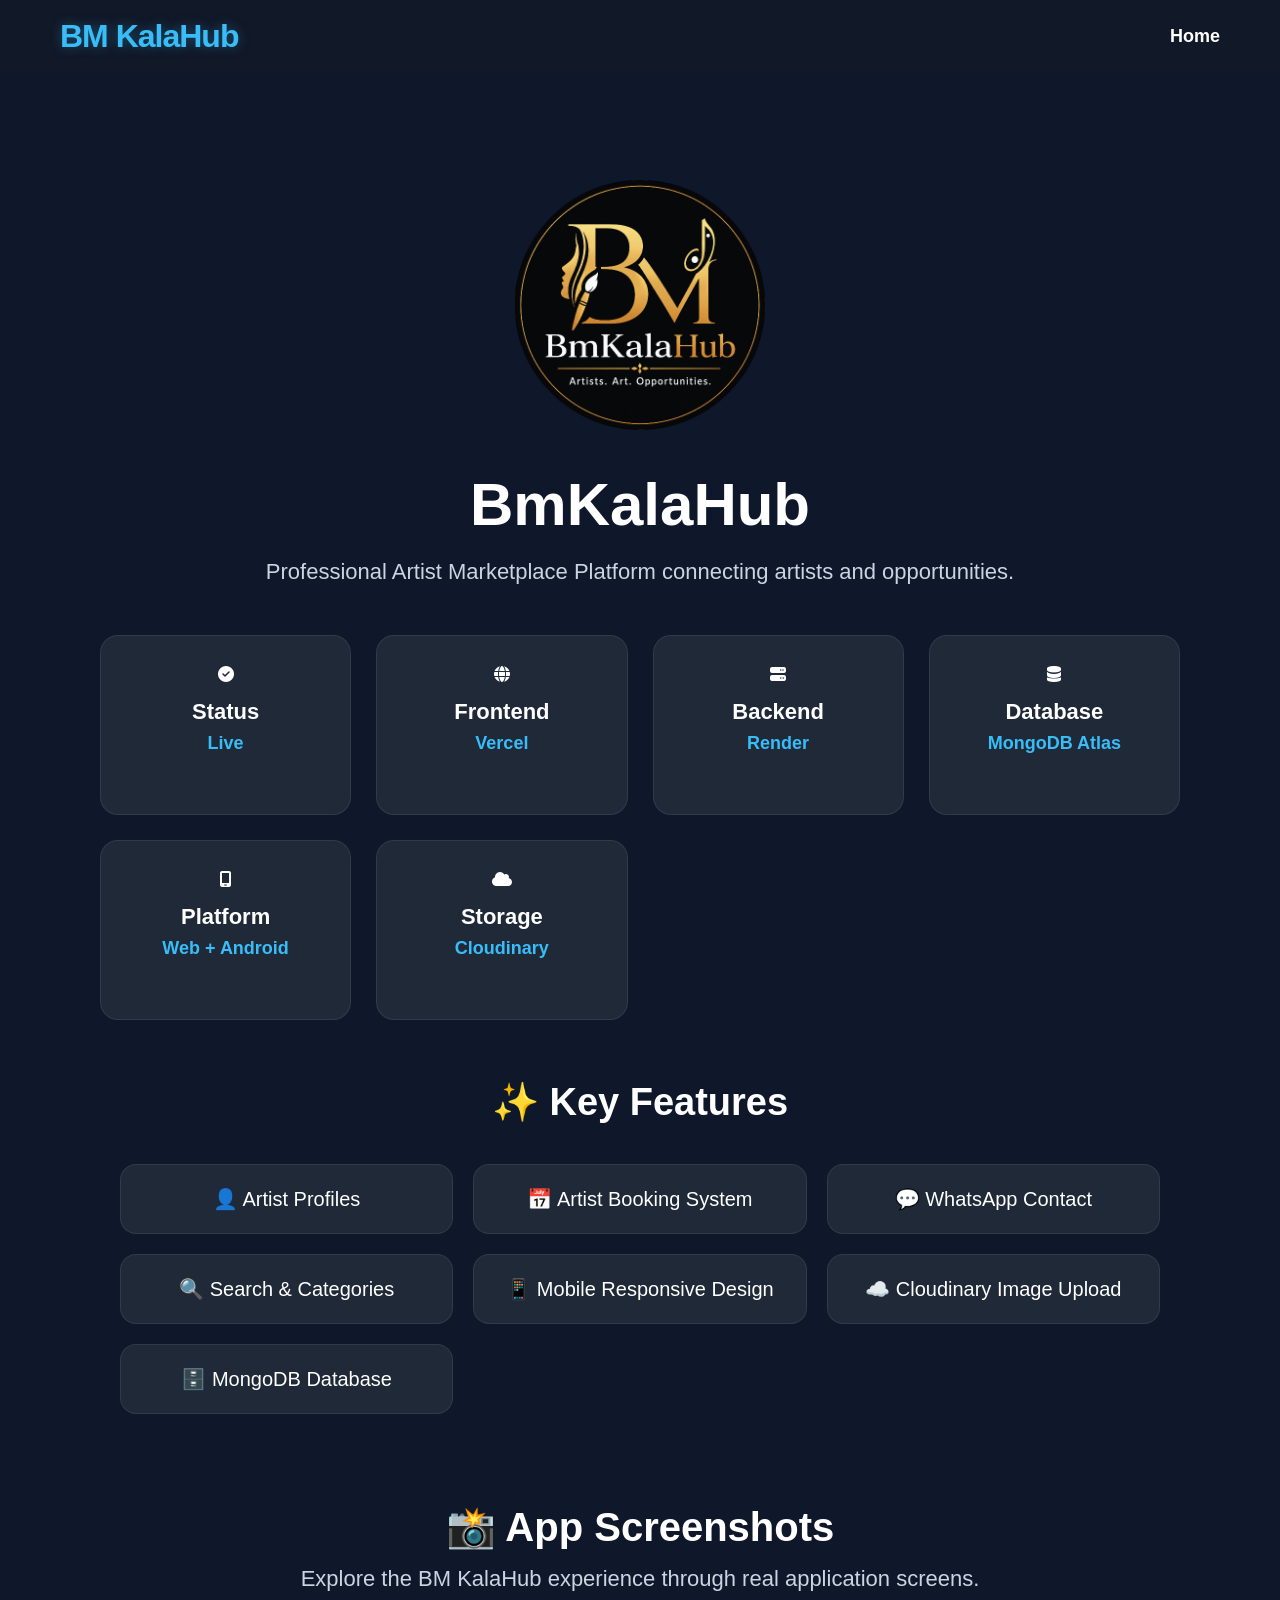
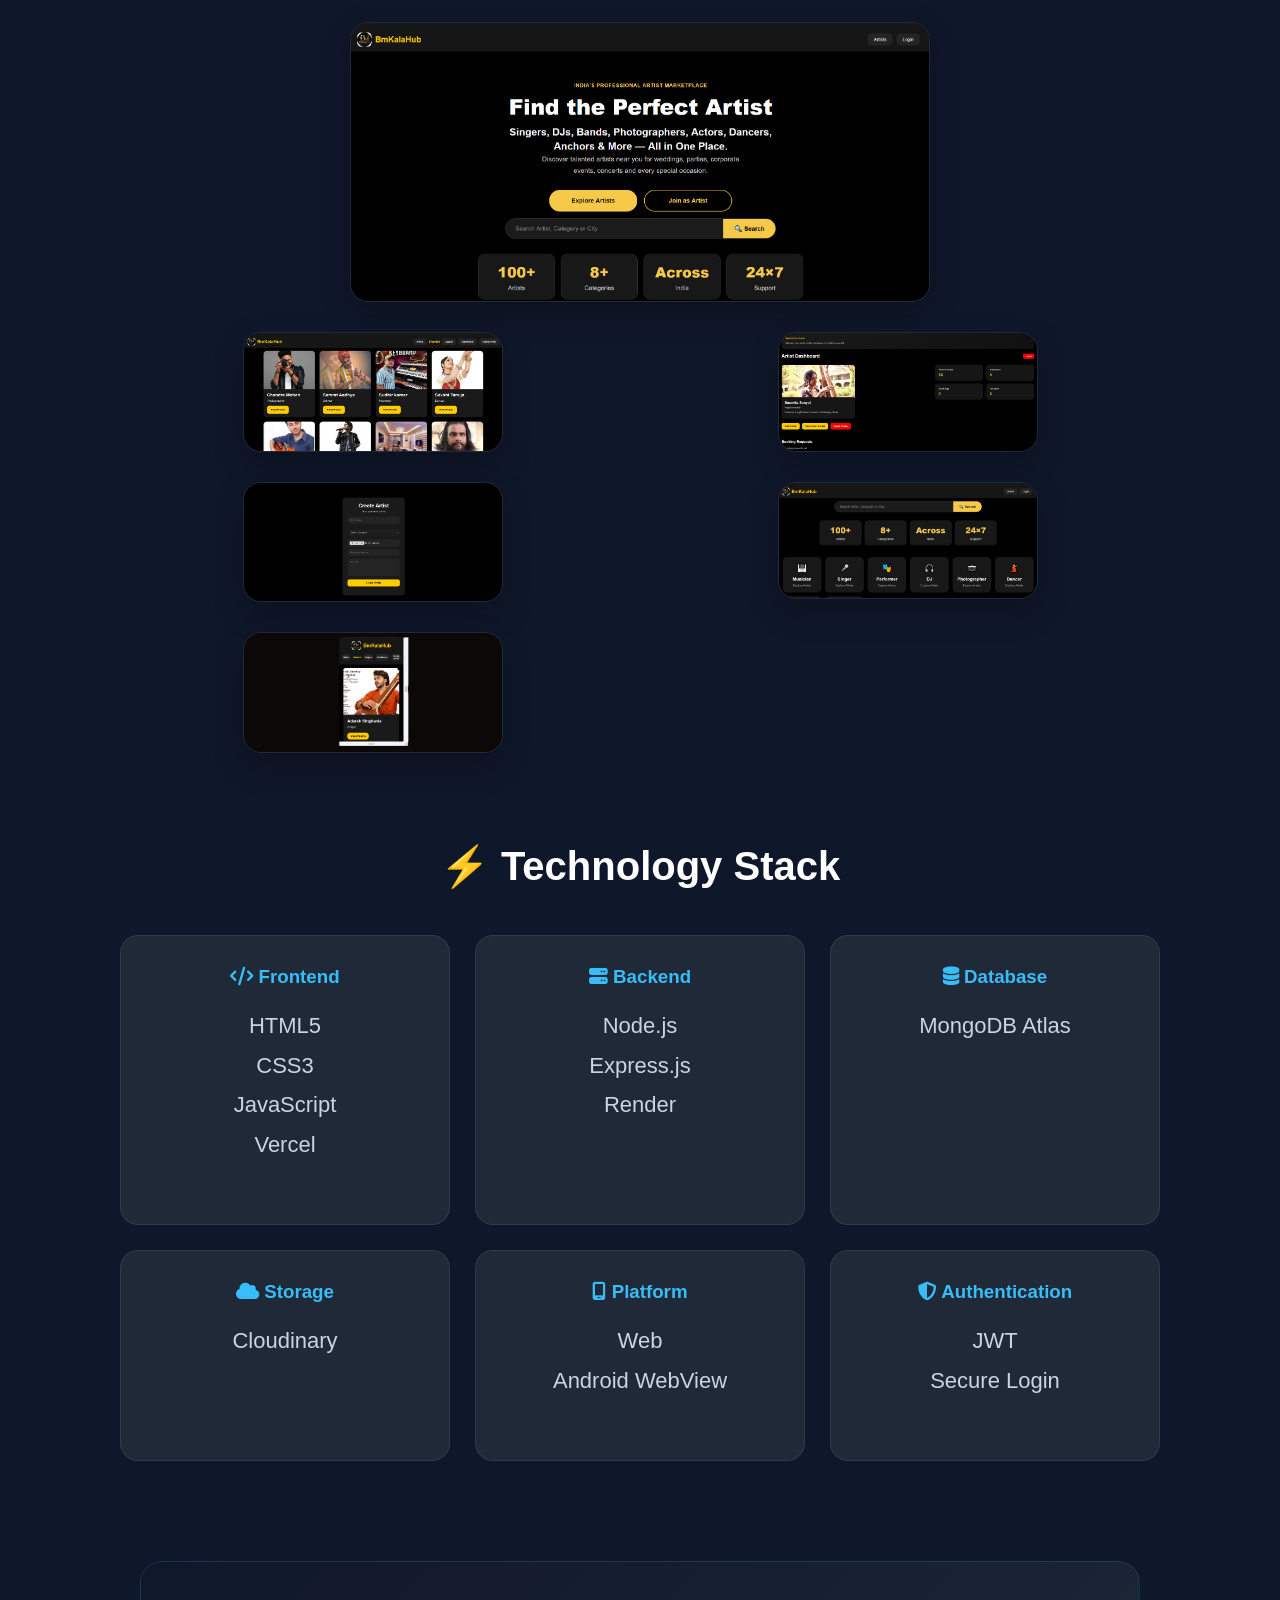
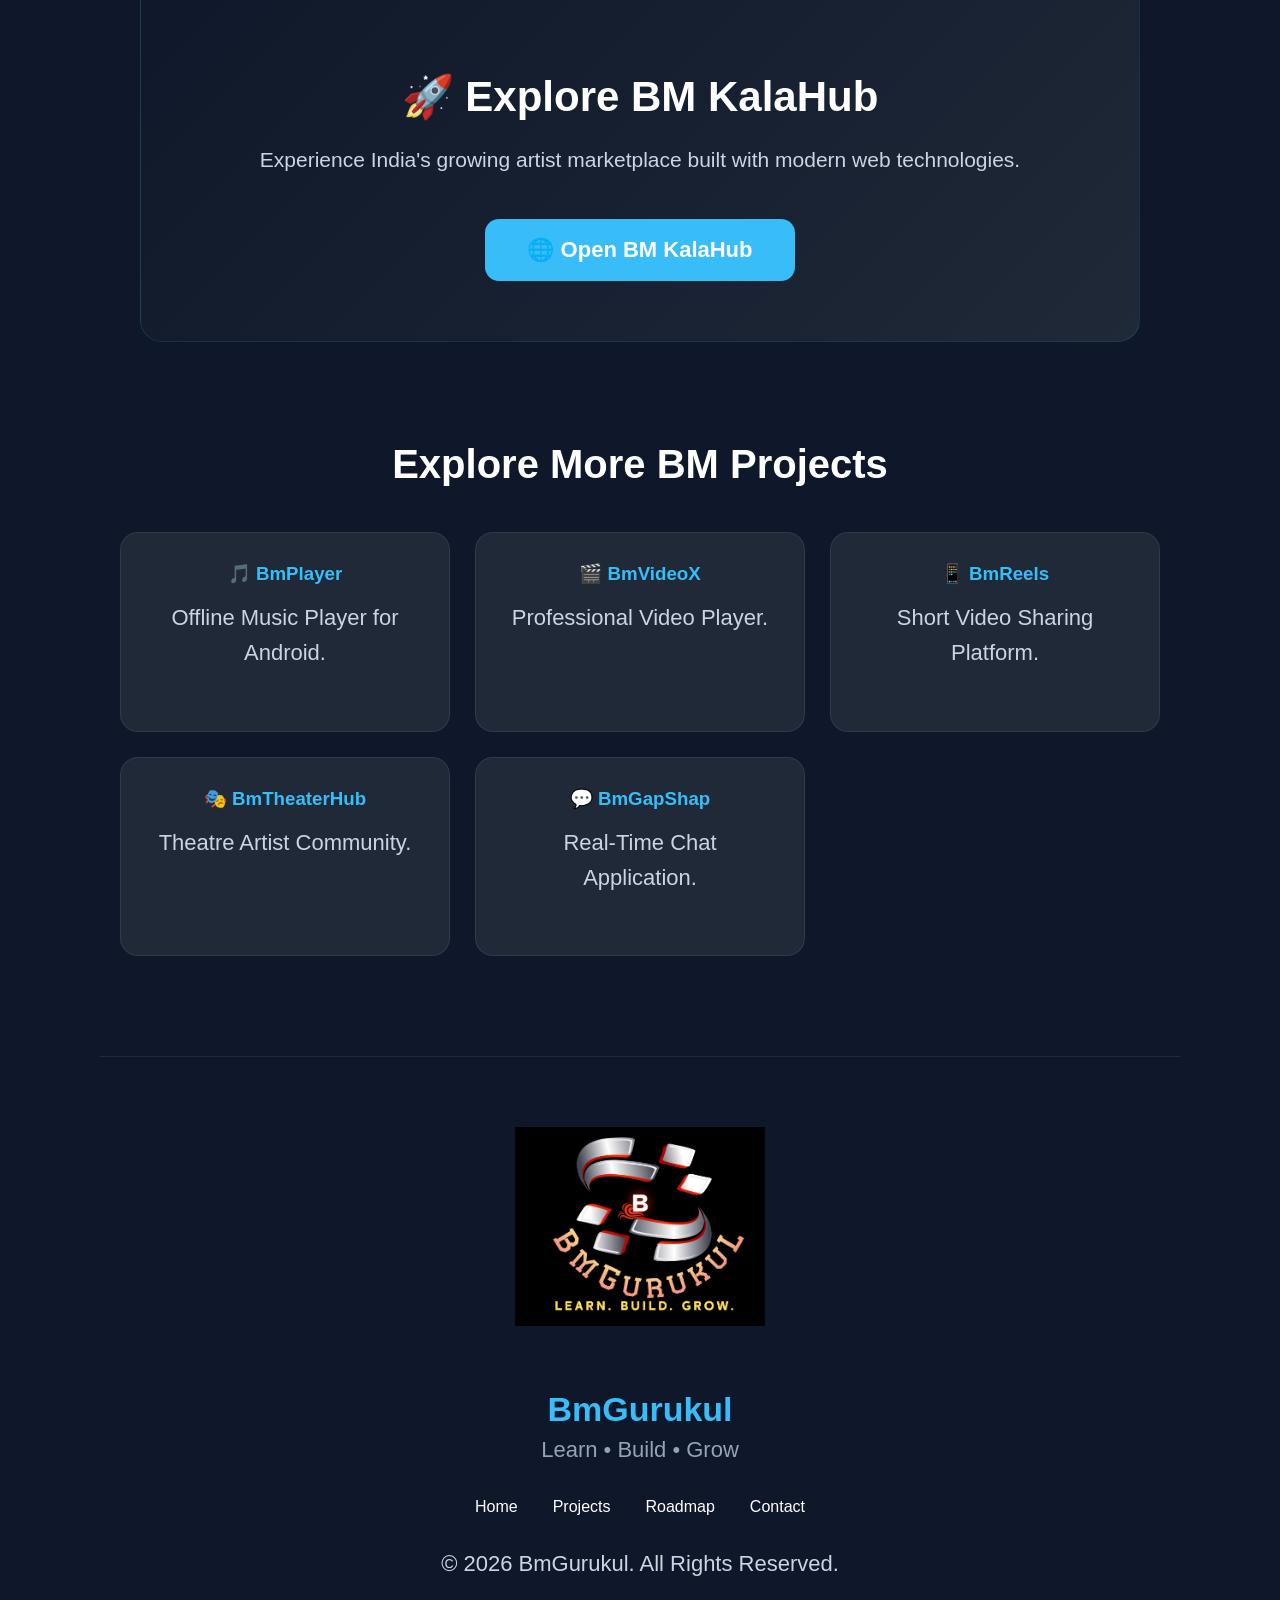
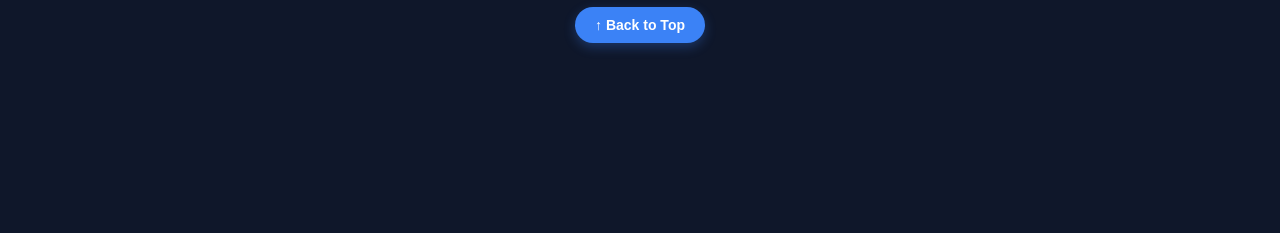
<file: bmkalahub.html>
<!DOCTYPE html>
<html lang="en">
<head>
    <meta charset="UTF-8">
    <meta name="viewport" content="width=device-width, initial-scale=1.0">
    <title>BmKalaHub</title>
    <link rel="stylesheet" href="style.css">
    <link rel="stylesheet"
    href="https://cdnjs.cloudflare.com/ajax/libs/font-awesome/6.7.2/css/all.min.css">
</head>
<body>

  <body class="project-page"></body>

<div id="lightbox" class="lightbox">

    <span class="close-lightbox">&times;</span>

    <img id="lightbox-img">

</div>

<header>
    <div class="logo">BM KalaHub</div>

    <nav>
        <a href="index.html">Home</a>
    </nav>
</header>

<section class="project-page">

    <img src="images/BmKalaHub.png" class="project-img">
    <h1>BmKalaHub</h1>

    <p>
        Professional Artist Marketplace Platform
        connecting artists and opportunities.
    </p>

     <section class="project-info">

    <div class="info-card">
    <i class="fa-solid fa-circle-check"></i>
    <h3>Status</h3>
    <p>Live</p>
    </div>

    <div class="info-card">
    <i class="fa-solid fa-globe"></i>
    <h3>Frontend</h3>
    <p>Vercel</p>
    </div>

    <div class="info-card">
    <i class="fa-solid fa-server"></i>
    <h3>Backend</h3>
    <p>Render</p>
    </div>

    <div class="info-card">
    <i class="fa-solid fa-database"></i>
    <h3>Database</h3>
    <p>MongoDB Atlas</p>
    </div>

    <div class="info-card">
    <i class="fa-solid fa-mobile-screen"></i>
    <h3>Platform</h3>
    <p>Web + Android</p>
    </div>

    <div class="info-card">
    <i class="fa-solid fa-cloud"></i>
    <h3>Storage</h3>
    <p>Cloudinary</p>
    </div>

</section>
    
    <section class="features-section">

    <h2>✨ Key Features</h2>

    <div class="features-grid">

        <div class="feature-item">
            👤 Artist Profiles
        </div>

        <div class="feature-item">
            📅 Artist Booking System
        </div>

        <div class="feature-item">
            💬 WhatsApp Contact
        </div>

        <div class="feature-item">
            🔍 Search & Categories
        </div>

        <div class="feature-item">
            📱 Mobile Responsive Design
        </div>

        <div class="feature-item">
            ☁️ Cloudinary Image Upload
        </div>

        <div class="feature-item">
            🗄️ MongoDB Database
        </div>

    </div>

</section>

    <section class="screenshots-section">

    <h2>📸 App Screenshots</h2>

    <p class="screenshots-subtitle">
        Explore the BM KalaHub experience through real application screens.
    </p>

    <div class="screenshots-grid">

        <img src="assets/screenshots/kalahub-1.jpg" alt="BM KalaHub Home">

        <img src="assets/screenshots/kalahub-2.jpg" alt="Artist Profile">

        <img src="assets/screenshots/kalahub-3.jpg" alt="Dashboard">

        <img src="assets/screenshots/kalahub-4.jpg" alt="Create Artist">

        <img src="assets/screenshots/kalahub-5.jpg" alt="Search Artists">

        <img src="assets/screenshots/kalahub-6.jpg" alt="Mobile View">

    </div>

</section>

<section class="tech-stack">

    <h2>⚡ Technology Stack</h2>

    <div class="tech-grid">

        <div class="tech-card">
            <h3>
                <i class="fa-solid fa-code"></i>
                Frontend
            </h3>
            <p>
                HTML5<br>
                CSS3<br>
                JavaScript<br>
                Vercel
            </p>
        </div>

        <div class="tech-card">
            <h3>
                <i class="fa-solid fa-server"></i>
                Backend
            </h3>
            <p>
                Node.js<br>
                Express.js<br>
                Render
            </p>
        </div>

        <div class="tech-card">
            <h3>
                <i class="fa-solid fa-database"></i>
                Database
            </h3>
            <p>
                MongoDB Atlas
            </p>
        </div>

        <div class="tech-card">
            <h3>
                <i class="fa-solid fa-cloud"></i>
                Storage
            </h3>
            <p>
                Cloudinary
            </p>
        </div>

        <div class="tech-card">
            <h3>
                <i class="fa-solid fa-mobile-screen"></i>
                Platform
            </h3>
            <p>
                Web<br>
                Android WebView
            </p>
        </div>

        <div class="tech-card">
            <h3>
                <i class="fa-solid fa-shield-halved"></i>
                Authentication
            </h3>
            <p>
                JWT<br>
                Secure Login
            </p>
        </div>

    </div>

</section>

<section class="live-project">

    <h2>🚀 Explore BM KalaHub</h2>

    <p>
        Experience India's growing artist marketplace built with modern web technologies.
    </p>

    <a href="https://bmkalahub.com"
       target="_blank"
       class="visit-btn">

       🌐 Open BM KalaHub

    </a>

</section>

<section class="related-projects">

    <h2>Explore More BM Projects</h2>

    <div class="related-grid">

        <a href="bmplayer.html" class="related-card">
            <h3>🎵 BmPlayer</h3>
            <p>Offline Music Player for Android.</p>
        </a>

        <a href="bmvideox.html" class="related-card">
            <h3>🎬 BmVideoX</h3>
            <p>Professional Video Player.</p>
        </a>

        <a href="bmreels.html" class="related-card">
            <h3>📱 BmReels</h3>
            <p>Short Video Sharing Platform.</p>
        </a>

        <a href="bmtheaterhub.html" class="related-card">
            <h3>🎭 BmTheaterHub</h3>
            <p>Theatre Artist Community.</p>
        </a>

        <a href="bmgapshap.html" class="related-card">
            <h3>💬 BmGapShap</h3>
            <p>Real-Time Chat Application.</p>
        </a>

    </div>

</section>

<footer class="project-footer">

    <div class="footer-logo">

        <img src="assets/bmgurukul.png" alt="BmGurukul">

        <h2>BmGurukul</h2>

        <p>Learn • Build • Grow</p>

    </div>

    <div class="footer-links">

        <a href="../index.html">Home</a>

        <a href="../index.html#projects">Projects</a>

        <a href="../index.html#roadmap">Roadmap</a>

        <a href="../index.html#contact">Contact</a>

    </div>

    <p class="copyright">

        © 2026 BmGurukul. All Rights Reserved.

    </p>

    <button id="backToTop">

        ↑ Back to Top

    </button>

</footer>

<script src="script.js"></script>
</body>

</html>
</file>
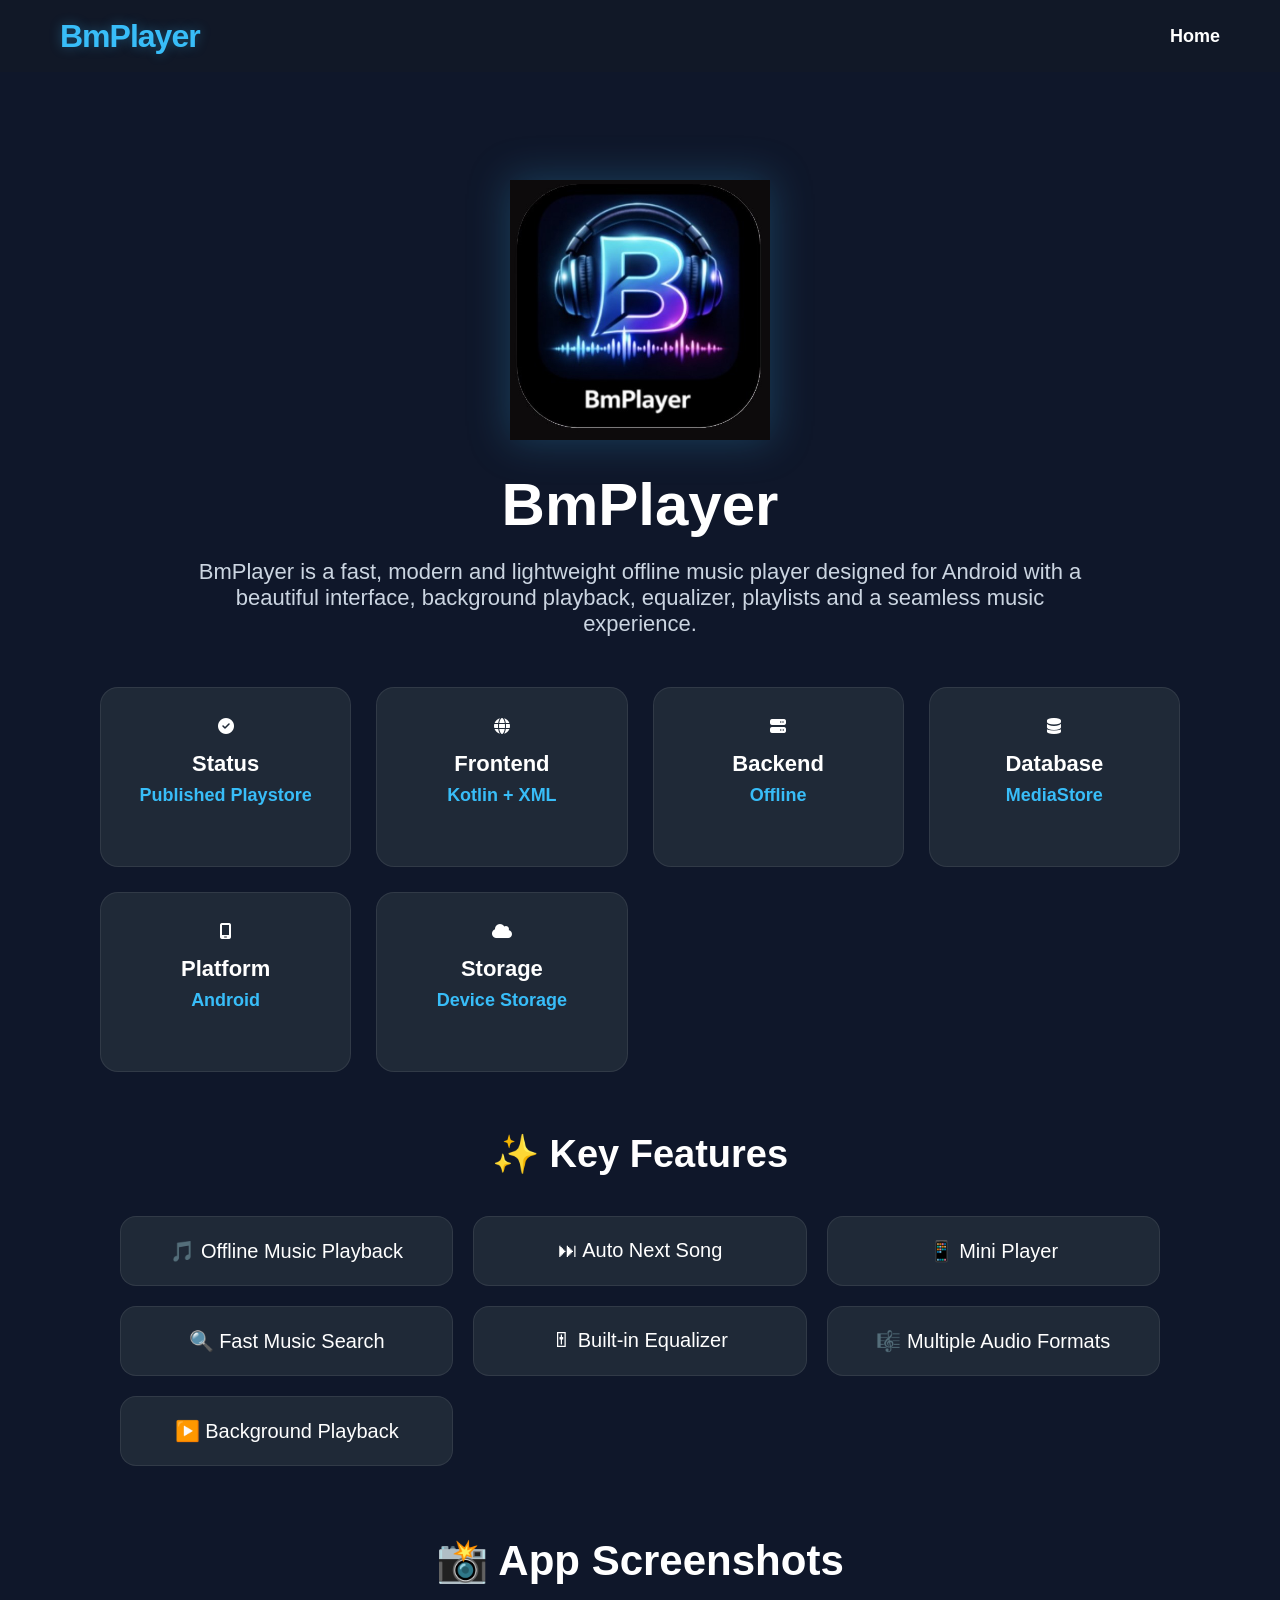
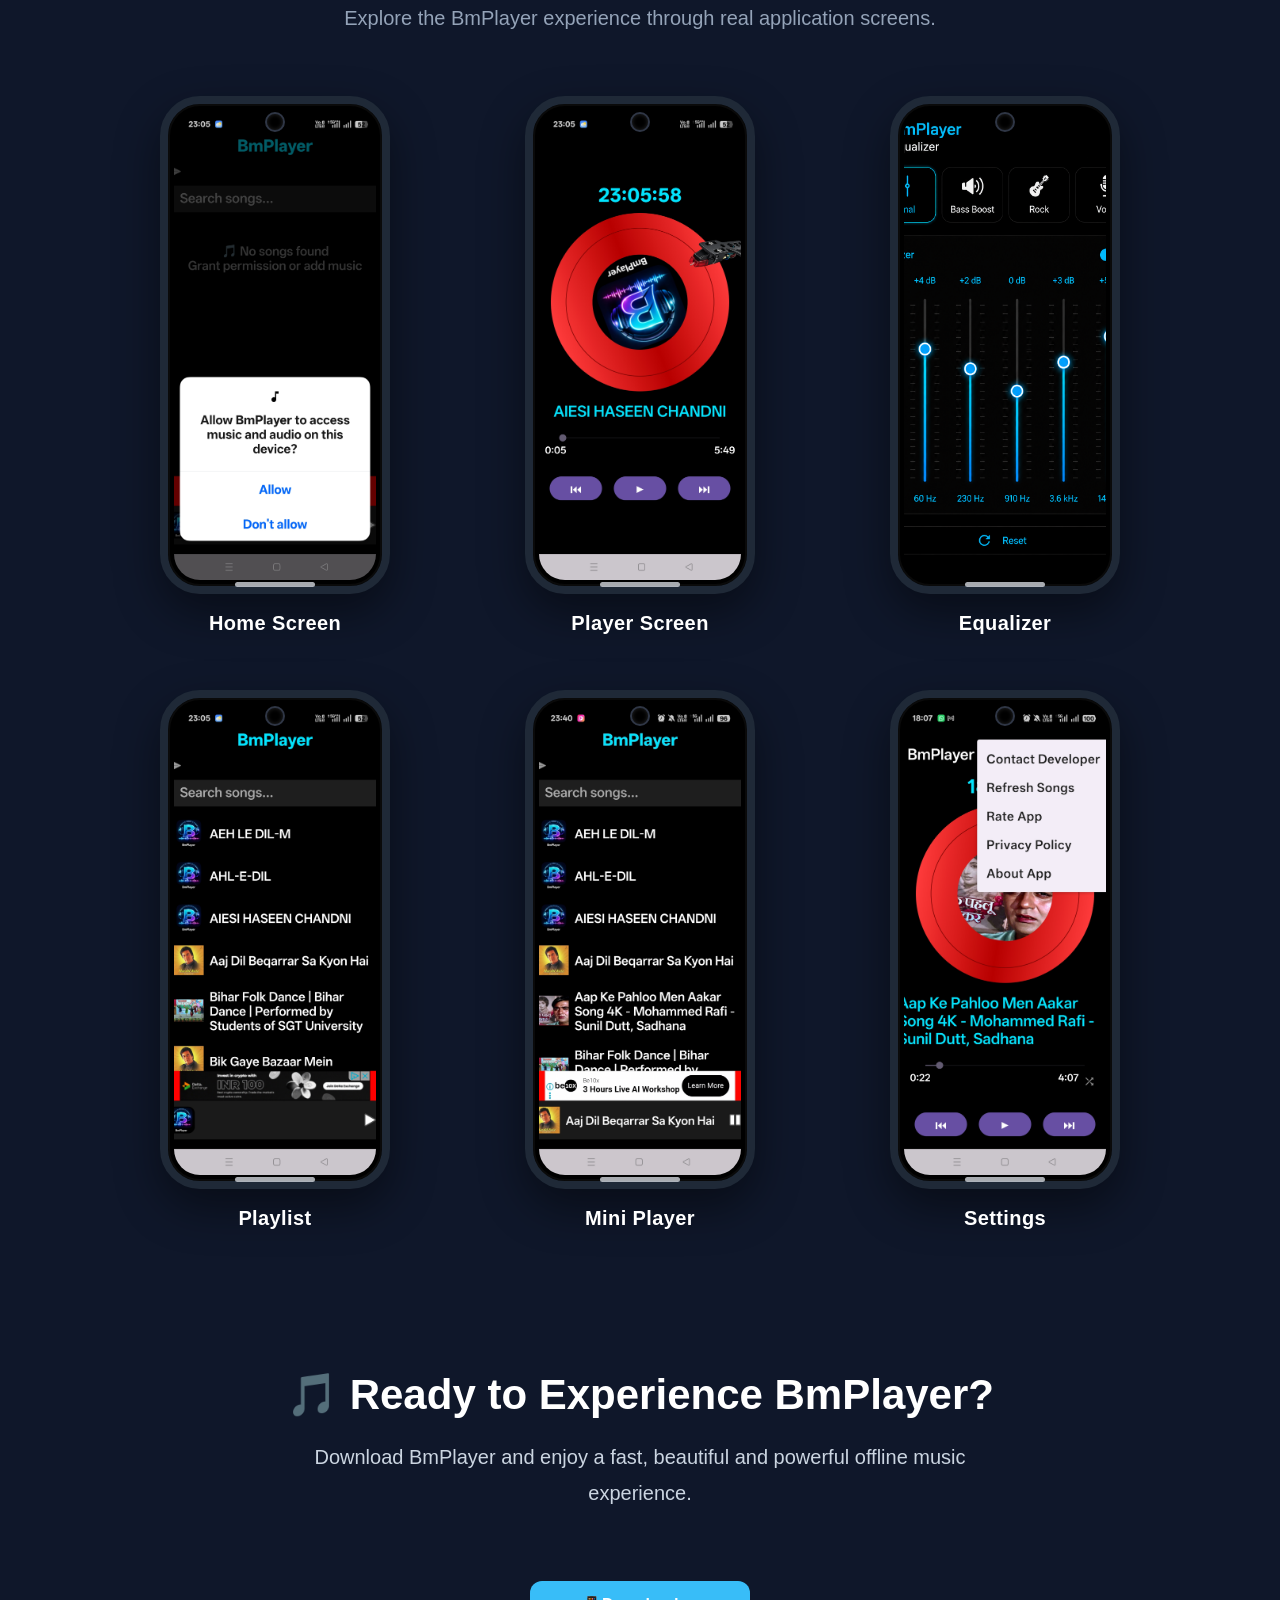
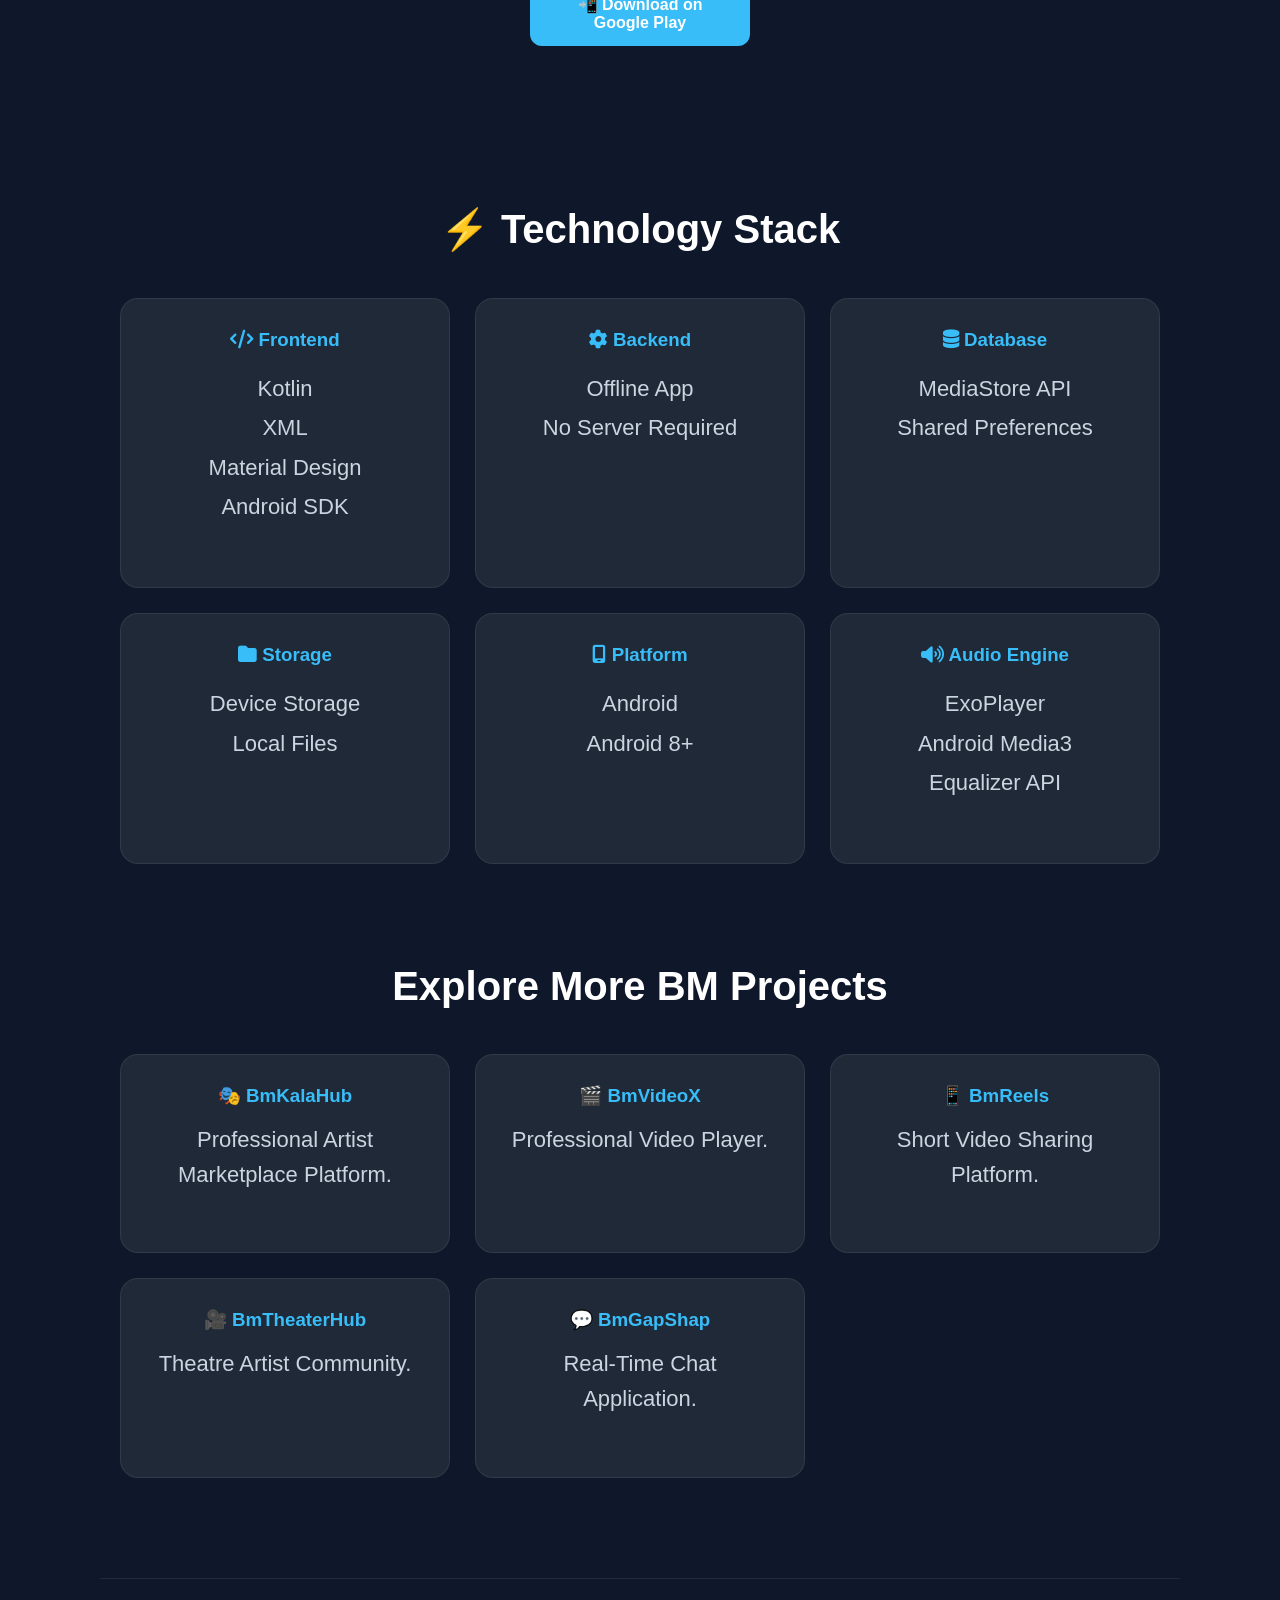
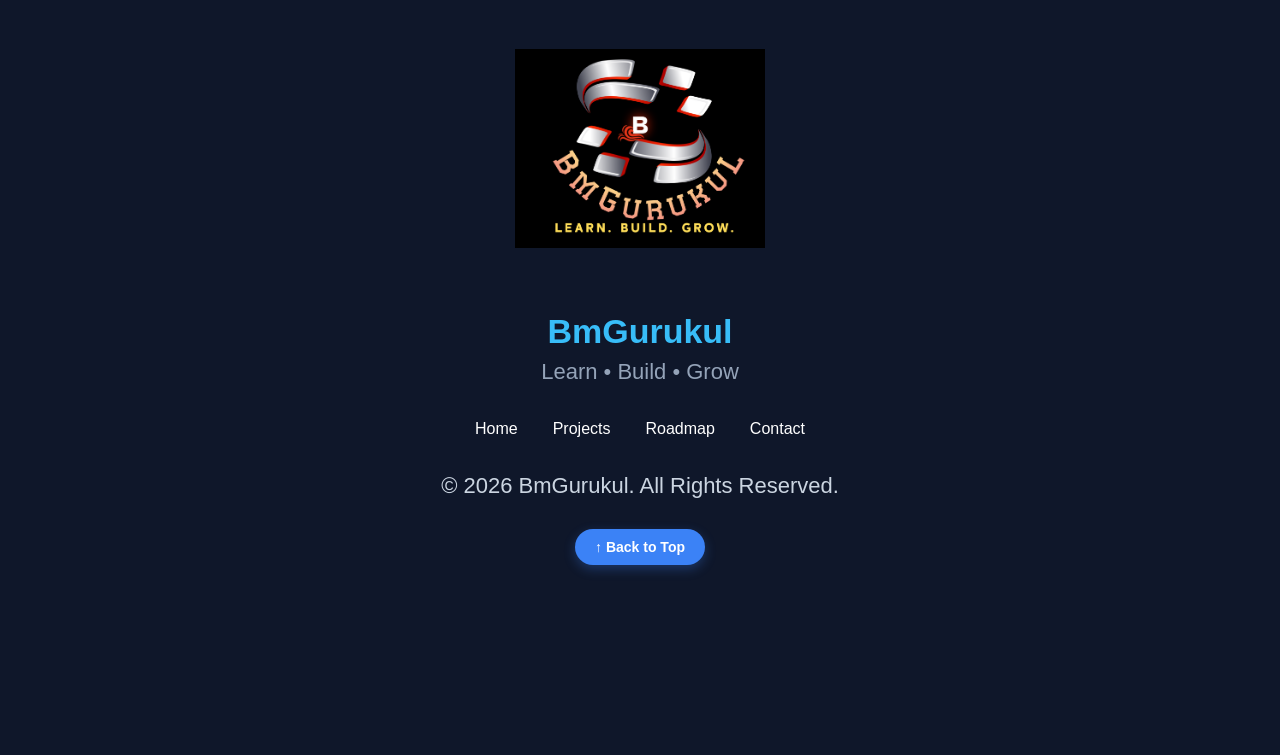
<file: bmplayer.html>
<!DOCTYPE html>
<html lang="en">
<head>
    <meta charset="UTF-8">
    <meta name="viewport" content="width=device-width, initial-scale=1.0">
    <title>BmPlayer</title>
    <link rel="stylesheet" href="style.css">
    <link rel="stylesheet"
    href="https://cdnjs.cloudflare.com/ajax/libs/font-awesome/6.7.2/css/all.min.css">
</head>
<body>

   <body class="project-page"></body>

<div id="lightbox" class="lightbox">

    <span class="close-lightbox">&times;</span>

    <img id="lightbox-img">

</div>

<header>

    <div class="logo">
        BmPlayer
    </div>

    <nav>
        <a href="index.html">Home</a>
    </nav>

</header>

<section class="project-page">

    <img src="images/bmplayer.png" class="hero-project-logo">
    <h1>BmPlayer</h1>

    <p>
        BmPlayer is a fast, modern and lightweight offline music player
        designed for Android with a beautiful interface,
        background playback, equalizer, playlists and a seamless music experience.

    </p>

    <section class="project-info">

    <div class="info-card">
    <i class="fa-solid fa-circle-check"></i>
    <h3>Status</h3>
    <p>Published Playstore</p>
    
    </div>

    <div class="info-card">
    <i class="fa-solid fa-globe"></i>
    <h3>Frontend</h3>
    <p>Kotlin + XML</p>
    </div>

    <div class="info-card">
    <i class="fa-solid fa-server"></i>
    <h3>Backend</h3>
    <p>Offline</p>
    </div>

    <div class="info-card">
    <i class="fa-solid fa-database"></i>
    <h3>Database</h3>
    <p>MediaStore</p>
    </div>

    <div class="info-card">
    <i class="fa-solid fa-mobile-screen"></i>
    <h3>Platform</h3>
    <p>Android</p>
    </div>

    <div class="info-card">
    <i class="fa-solid fa-cloud"></i>
    <h3>Storage</h3>
    <p>Device Storage</p>
    </div>

</section>
    
    <section class="features-section">

    <h2>✨ Key Features</h2>

    <div class="features-grid">

        <div class="feature-item">
            🎵 Offline Music Playback

        </div>

        <div class="feature-item">
            ⏭ Auto Next Song
        </div>

        <div class="feature-item">
            📱 Mini Player
        </div>

        <div class="feature-item">
            🔍 Fast Music Search
        </div>

        <div class="feature-item">
            🎚 Built-in Equalizer
        </div>

        <div class="feature-item">
            🎼 Multiple Audio Formats
        </div>

        <div class="feature-item">
            ▶️ Background Playback
        </div>

    </div>

</section>

<section class="screenshots">

    <h2>📸 App Screenshots</h2>

    <p>
        Explore the BmPlayer experience through real application screens.
    </p>

    <div class="screenshot-grid">

        <div class="shot">
            <img src="assets/screenshots/bmplayer-1.jpg" alt="Home Screen">
            <span>Home Screen</span>
        </div>

        <div class="shot">
            <img src="assets/screenshots/bmplayer-2.jpg" alt="Player Screen">
            <span>Player Screen</span>
        </div>

        <div class="shot">
            <img src="assets/screenshots/bmplayer-3.jpg" alt="Equalizer">
            <span>Equalizer</span>
        </div>

        <div class="shot">
            <img src="assets/screenshots/bmplayer-4.jpg" alt="Playlist">
            <span>Playlist</span>
        </div>

        <div class="shot">
            <img src="assets/screenshots/bmplayer-5.jpg" alt="Mini Player">
            <span>Mini Player</span>
        </div>

        <div class="shot">
            <img src="assets/screenshots/bmplayer-6.jpg" alt="Settings">
            <span>Settings</span>
        </div>

    </div>

</section>

<!-- ===========================
     DOWNLOAD SECTION
=========================== -->

<section class="download">

    <h2>🎵 Ready to Experience BmPlayer?</h2>

    <p>
        Download BmPlayer and enjoy a fast, beautiful and powerful offline music experience.
    </p>

    <div class="download-buttons">

        <a href="https://play.google.com/store/apps/details?id=com.bmgurukul.bmplayer"
           class="btn-primary"
           target="_blank">

           📲 Download on Google Play

        </a>

    </div>

</section>

<section class="tech-stack">

    <h2>⚡ Technology Stack</h2>

    <div class="tech-grid">
<div class="tech-card">

    <h3>
        <i class="fa-solid fa-code"></i>
        Frontend
    </h3>

    <p>
        Kotlin<br>
        XML<br>
        Material Design<br>
        Android SDK
    </p>

</div>
        <div class="tech-card">

    <h3>
        <i class="fa-solid fa-gear"></i>
        Backend
    </h3>

    <p>
        Offline App<br>
        No Server Required
    </p>

</div>

        <div class="tech-card">

    <h3>
        <i class="fa-solid fa-database"></i>
        Database
    </h3>

    <p>
        MediaStore API<br>
        Shared Preferences
    </p>

</div>

        <div class="tech-card">

    <h3>
        <i class="fa-solid fa-folder"></i>
        Storage
    </h3>

    <p>
        Device Storage<br>
        Local Files
    </p>

</div>

        <div class="tech-card">

    <h3>
        <i class="fa-solid fa-mobile-screen"></i>
        Platform
    </h3>

    <p>
        Android<br>
        Android 8+
    </p>

</div>

        <div class="tech-card">

    <h3>
        <i class="fa-solid fa-volume-high"></i>
        Audio Engine
    </h3>

    <p>
        ExoPlayer<br>
        Android Media3<br>
        Equalizer API
    </p>

  </div>

</div>

  </section>

<section class="related-projects">

    <h2>Explore More BM Projects</h2>

    <div class="related-grid">

        <a href="bmkalahub.html" class="related-card">
    <h3>🎭 BmKalaHub</h3>
    <p>Professional Artist Marketplace Platform.</p>
</a>

        <a href="bmvideox.html" class="related-card">
            <h3>🎬 BmVideoX</h3>
            <p>Professional Video Player.</p>
        </a>

        <a href="bmreels.html" class="related-card">
            <h3>📱 BmReels</h3>
            <p>Short Video Sharing Platform.</p>
        </a>

        <a href="bmtheaterhub.html" class="related-card">
            <h3>🎥 BmTheaterHub</h3>
            <p>Theatre Artist Community.</p>
        </a>

        <a href="bmgapshap.html" class="related-card">
            <h3>💬 BmGapShap</h3>
            <p>Real-Time Chat Application.</p>
        </a>

    </div>

</section>

<footer class="project-footer">

    <div class="footer-logo">

        <img src="assets/bmgurukul.png" alt="BmGurukul">

        <h2>BmGurukul</h2>

        <p>Learn • Build • Grow</p>

    </div>

    <div class="footer-links">

        <a href="../index.html">Home</a>

        <a href="../index.html#projects">Projects</a>

        <a href="../index.html#roadmap">Roadmap</a>

        <a href="../index.html#contact">Contact</a>

    </div>

    <p class="copyright">

        © 2026 BmGurukul. All Rights Reserved.

    </p>

    <button id="backToTop">

        ↑ Back to Top

    </button>

</footer>

  <script src="script.js"></script>
 </body>

  </html>
</file>
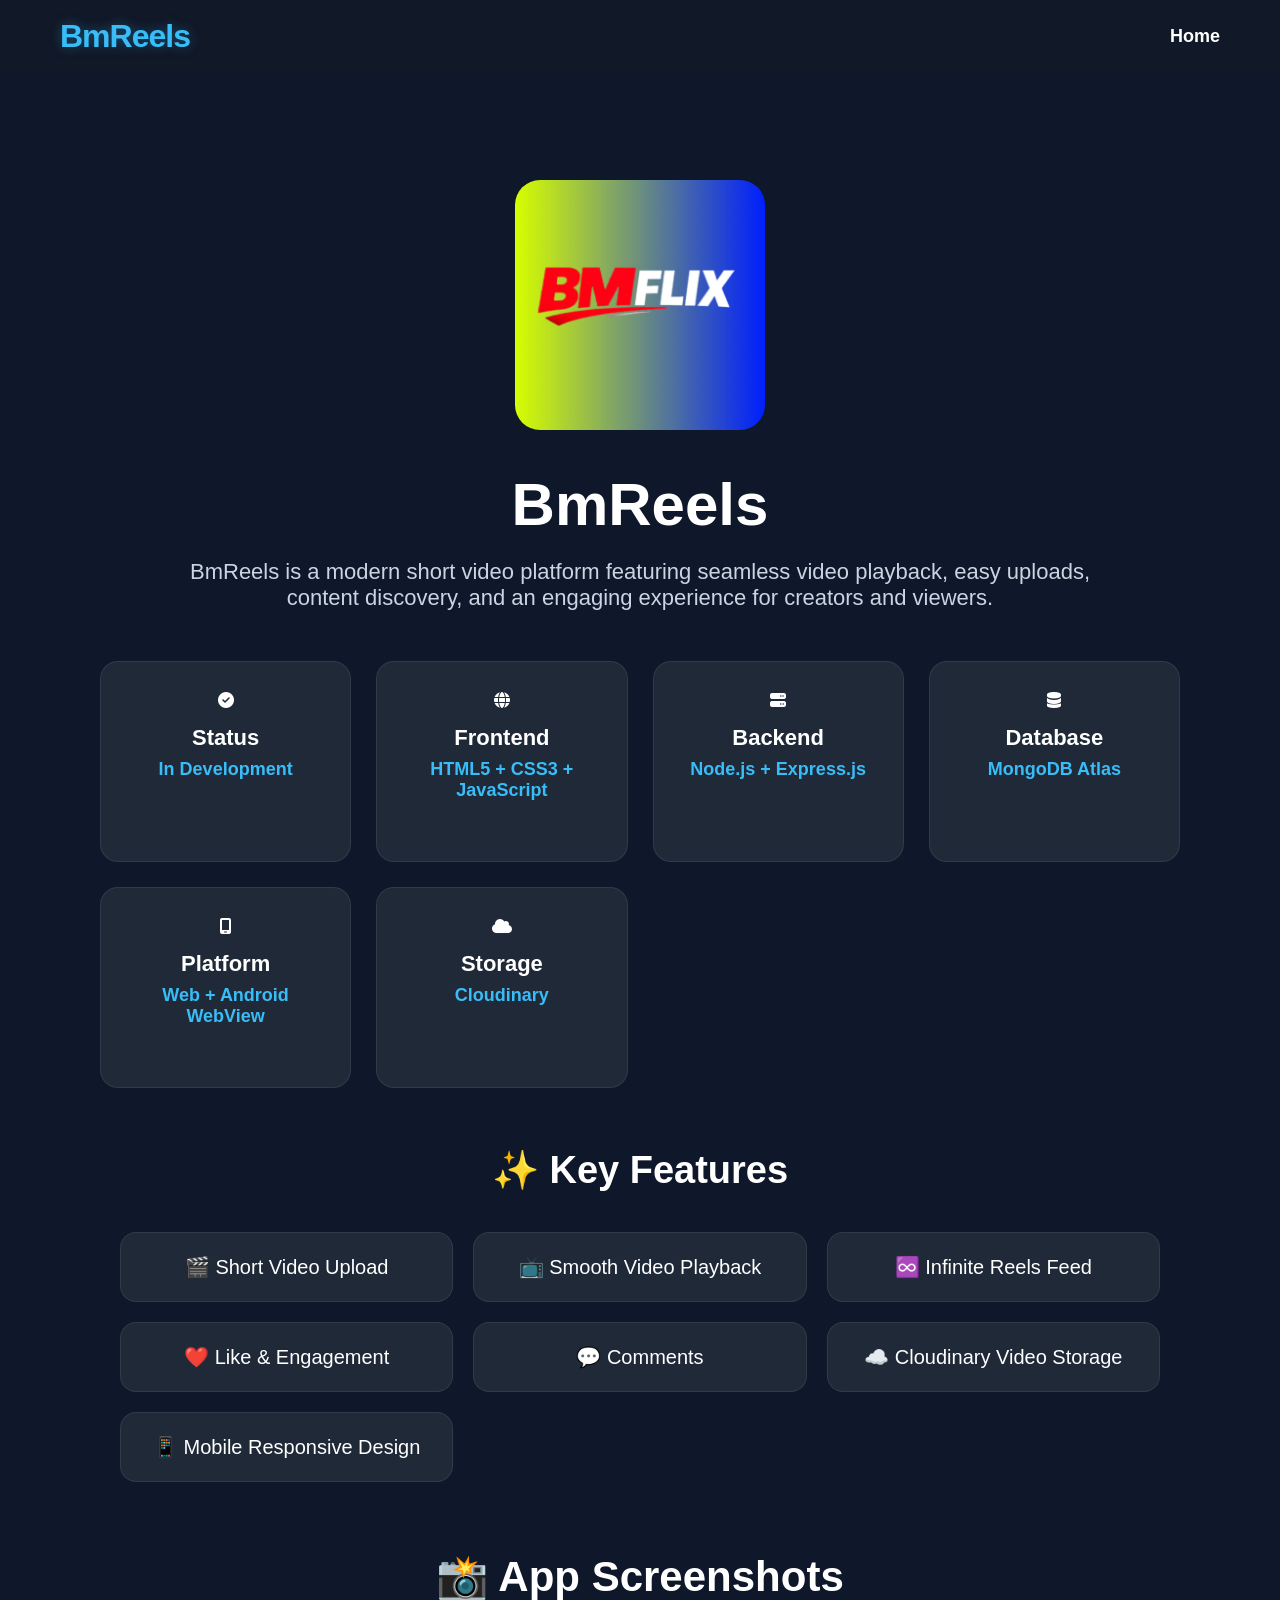
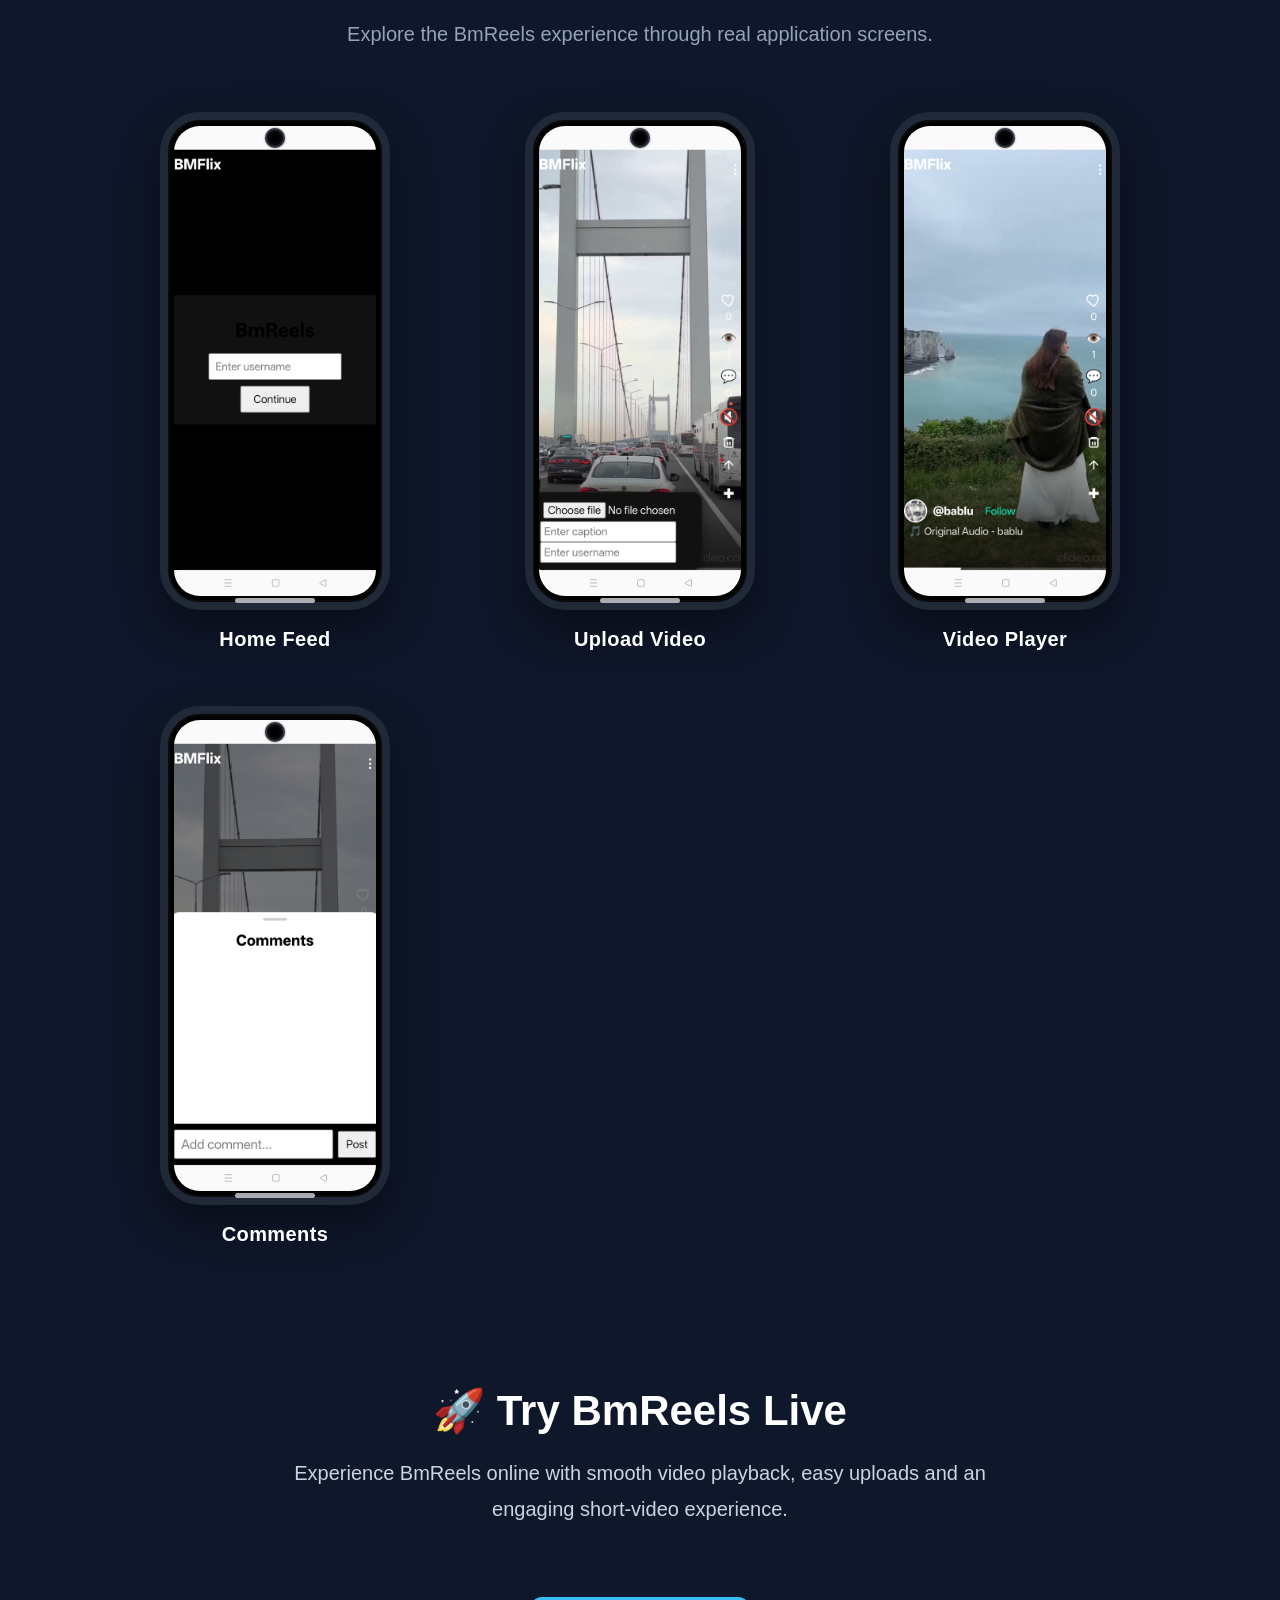
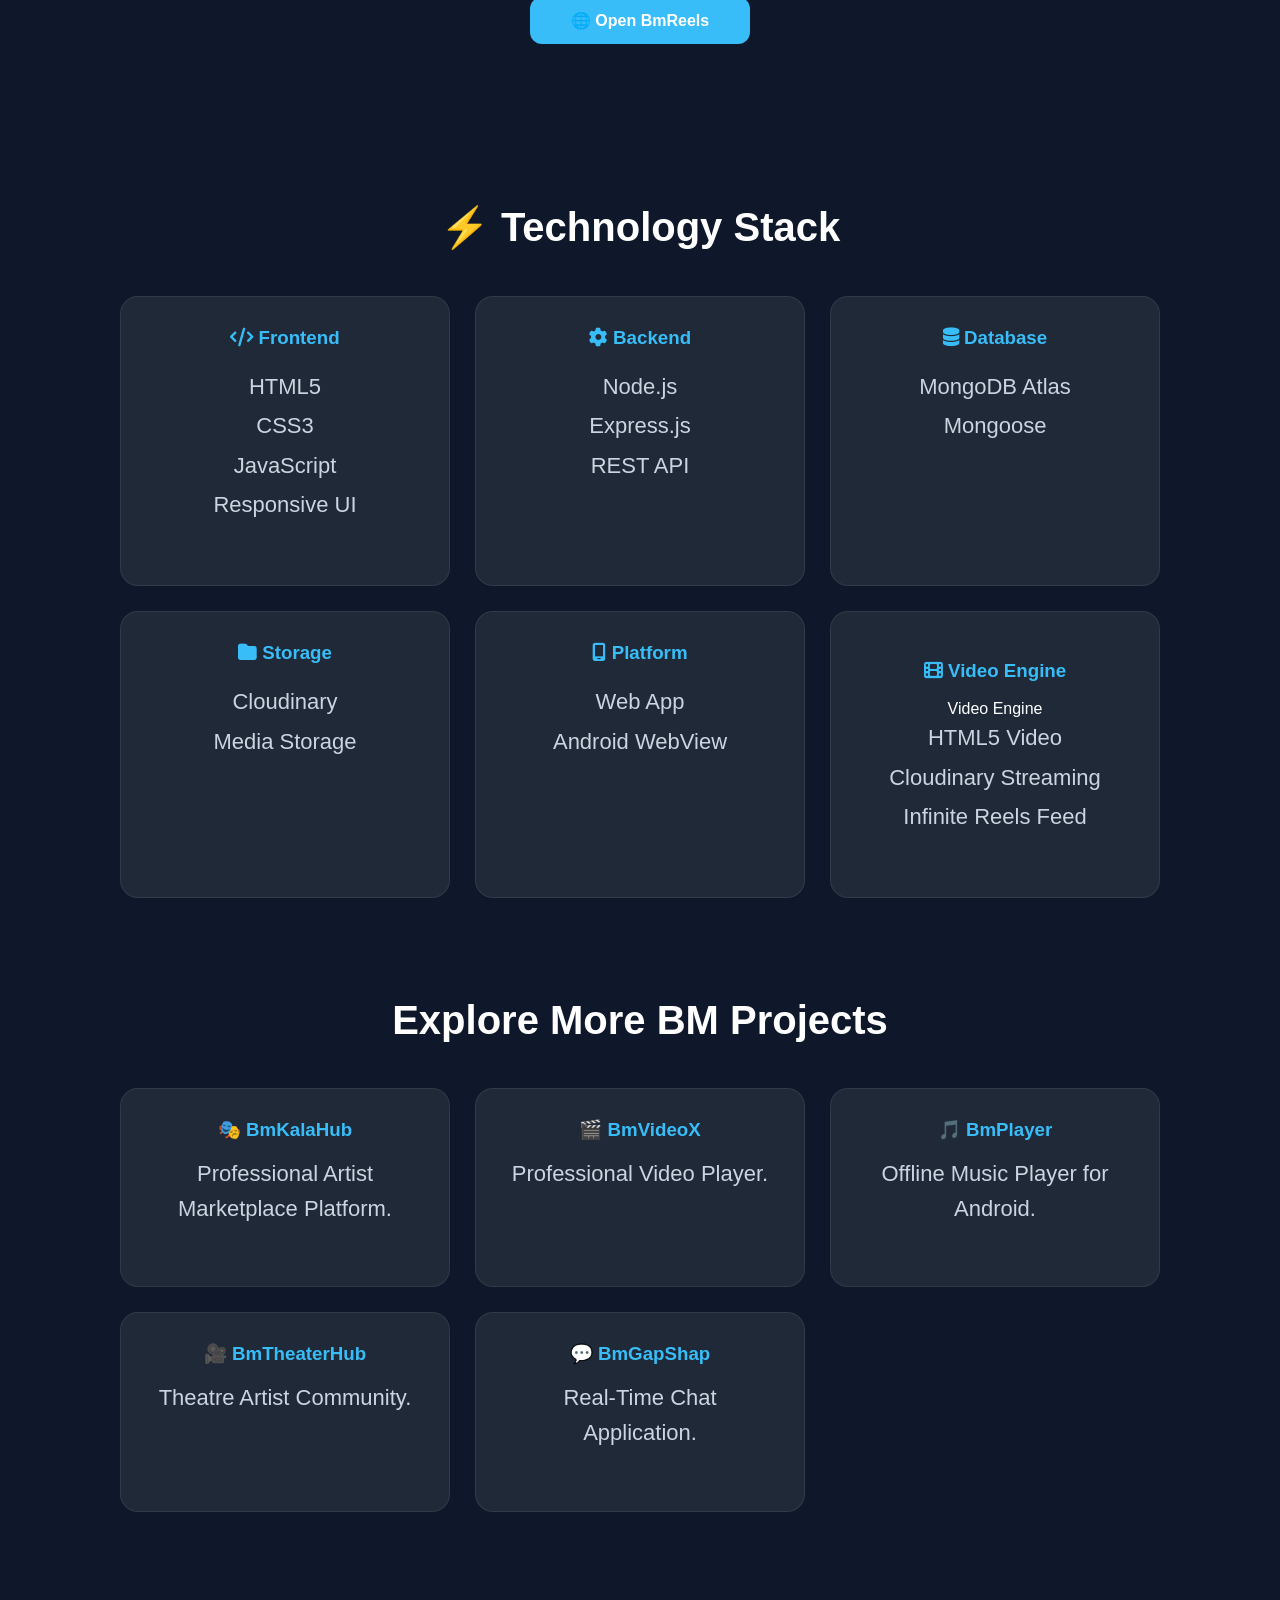
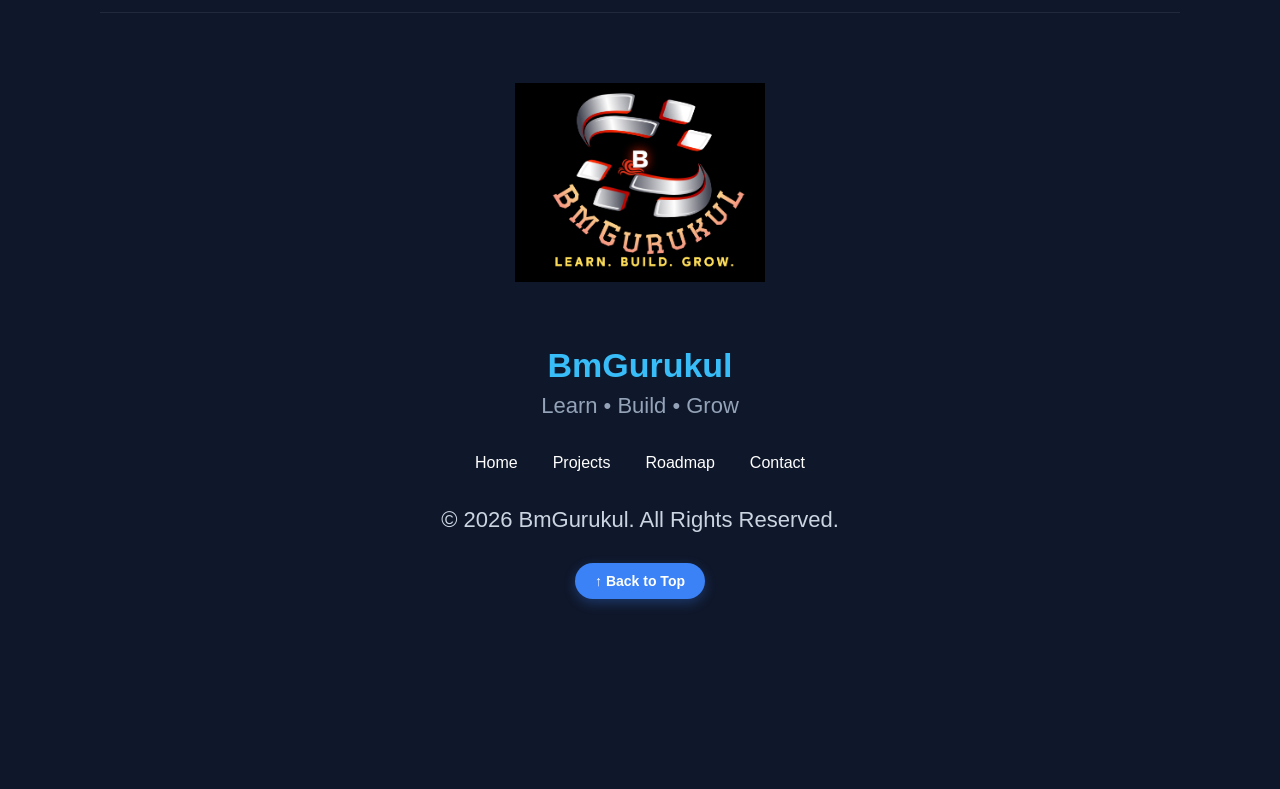
<file: bmreels.html>
<!DOCTYPE html>
<html lang="en">
<head>
    <meta charset="UTF-8">
    <meta name="viewport" content="width=device-width, initial-scale=1.0">
    <title>BmReels</title>
    <link rel="stylesheet" href="style.css">
    <link rel="stylesheet"
    href="https://cdnjs.cloudflare.com/ajax/libs/font-awesome/6.7.2/css/all.min.css">


</head>
<body>

     <body class="project-page"></body>

    <div id="lightbox" class="lightbox">

    <span class="close-lightbox">&times;</span>

    <img id="lightbox-img">

</div>

<header>
    <div class="logo">BmReels</div>

    <nav>
        <a href="index.html">Home</a>
    </nav>
</header>

<section class="project-page">

    <img src="images/BmReels.png" class="project-img">
    <h1>BmReels</h1>

    <p>
    BmReels is a modern short video platform featuring seamless video playback,
    easy uploads, content discovery, and an engaging experience for creators and viewers.
</p>

<section class="project-info">

    <div class="info-card">
    <i class="fa-solid fa-circle-check"></i>
    <h3>Status</h3>
    <p>In Development</p>
    
    </div>

    <div class="info-card">
    <i class="fa-solid fa-globe"></i>
    <h3>Frontend</h3>
    <p>HTML5 + CSS3 + JavaScript</p>
    
   </div>

    <div class="info-card">
    <i class="fa-solid fa-server"></i>
    <h3>Backend</h3>
    <p>Node.js + Express.js</p>
    </div>

    <div class="info-card">
    <i class="fa-solid fa-database"></i>
    <h3>Database</h3>
    <p>MongoDB Atlas</p>
    </div>

    <div class="info-card">
    <i class="fa-solid fa-mobile-screen"></i>
    <h3>Platform</h3>
    <p>Web + Android WebView</p>
    </div>

    <div class="info-card">
    <i class="fa-solid fa-cloud"></i>
    <h3>Storage</h3>
    <p>Cloudinary</p>
    </div>

</section>

    <section class="features-section">

    <h2>✨ Key Features</h2>

    <div class="features-grid">

        <div class="feature-item">
            🎬 Short Video Upload
        </div>

        <div class="feature-item">
            📺 Smooth Video Playback
        </div>

        <div class="feature-item">
            ♾️ Infinite Reels Feed
        </div>

        <div class="feature-item">
            ❤️ Like & Engagement
        </div>

        <div class="feature-item">
            💬 Comments
        </div>

        <div class="feature-item">
            ☁️ Cloudinary Video Storage
        </div>

        <div class="feature-item">
            📱 Mobile Responsive Design
        </div>

    </div>

</section>

<section class="screenshots">

    <h2>📸 App Screenshots</h2>

    <p>
        Explore the BmReels experience through real application screens.
    </p>

    <div class="screenshot-grid">

        <div class="shot">
    <img src="assets/screenshots/bmreels-1.jpg" alt="Home Feed">
    <span>Home Feed</span>
</div>

<div class="shot">
    <img src="assets/screenshots/bmreels-2.jpg" alt="Upload Video">
    <span>Upload Video</span>
</div>

<div class="shot">
    <img src="assets/screenshots/bmreels-3.jpg" alt="Video Player">
    <span>Video Player</span>
</div>

<div class="shot">
    <img src="assets/screenshots/bmreels-4.jpg" alt="Comments">
    <span>Comments</span>
</div>
    </div>

</section>

<section class="download">

    <h2>🚀 Try BmReels Live</h2>

    <p>
        Experience BmReels online with smooth video playback,
        easy uploads and an engaging short-video experience.
    </p>

    <div class="download-buttons">

        <a href="https://bmreels.onrender.com"
           class="btn-primary"
           target="_blank">

           🌐 Open BmReels

        </a>

    </div>

   </section>
 
   <section class="tech-stack">

    <h2>⚡ Technology Stack</h2>

    <div class="tech-grid">
    <div class="tech-card">

    <h3>
        <i class="fa-solid fa-code"></i>
        Frontend
    </h3>

    <p>
        HTML5<br>
        CSS3<br>
        JavaScript<br>
        Responsive UI
    </p>

</div>
        <div class="tech-card">

    <h3>
        <i class="fa-solid fa-gear"></i>
        Backend
    </h3>

    <p>
        Node.js<br>
        Express.js<br>
        REST API
    </p>

</div>

        <div class="tech-card">

    <h3>
        <i class="fa-solid fa-database"></i>
        Database
    </h3>

    <p>
        MongoDB Atlas<br>
        Mongoose
    </p>

</div>

        <div class="tech-card">

    <h3>
        <i class="fa-solid fa-folder"></i>
        Storage
    </h3>

    <p>
        Cloudinary<br>
        Media Storage
    </p>

</div>

        <div class="tech-card">

    <h3>
        <i class="fa-solid fa-mobile-screen"></i>
        Platform
    </h3>

    <p>
        Web App<br>
        Android WebView
    </p>

</div>

        <div class="tech-card">

    <h3>
        <h3><i class="fa-solid fa-film"></i> Video Engine</h3>
        Video Engine
    </h3>

    <p>
        HTML5 Video<br>
        Cloudinary Streaming<br>
        Infinite Reels Feed
    </p>

  </div>

</div>

  </section>

  <section class="related-projects">

    <h2>Explore More BM Projects</h2>

    <div class="related-grid">

        <a href="bmkalahub.html" class="related-card">
    <h3>🎭 BmKalaHub</h3>
    <p>Professional Artist Marketplace Platform.</p>
</a>

        <a href="bmvideox.html" class="related-card">
            <h3>🎬 BmVideoX</h3>
            <p>Professional Video Player.</p>
        </a>

        <a href="bmplayer.html" class="related-card">
            <h3>🎵 BmPlayer</h3>
            <p>Offline Music Player for Android.</p>
        </a>

        <a href="bmtheaterhub.html" class="related-card">
            <h3>🎥 BmTheaterHub</h3>
            <p>Theatre Artist Community.</p>
        </a>

        <a href="bmgapshap.html" class="related-card">
            <h3>💬 BmGapShap</h3>
            <p>Real-Time Chat Application.</p>
        </a>

    </div>

</section>

<footer class="project-footer">

    <div class="footer-logo">

        <img src="assets/bmgurukul.png" alt="BmGurukul">

        <h2>BmGurukul</h2>

        <p>Learn • Build • Grow</p>

    </div>

    <div class="footer-links">

        <a href="../index.html">Home</a>

        <a href="../index.html#projects">Projects</a>

        <a href="../index.html#roadmap">Roadmap</a>

        <a href="../index.html#contact">Contact</a>

    </div>

    <p class="copyright">

        © 2026 BmGurukul. All Rights Reserved.

    </p>

    <button id="backToTop">

        ↑ Back to Top

    </button>

</footer>


   <script src="script.js"></script>
   
    </body>
 
  </html>
</file>
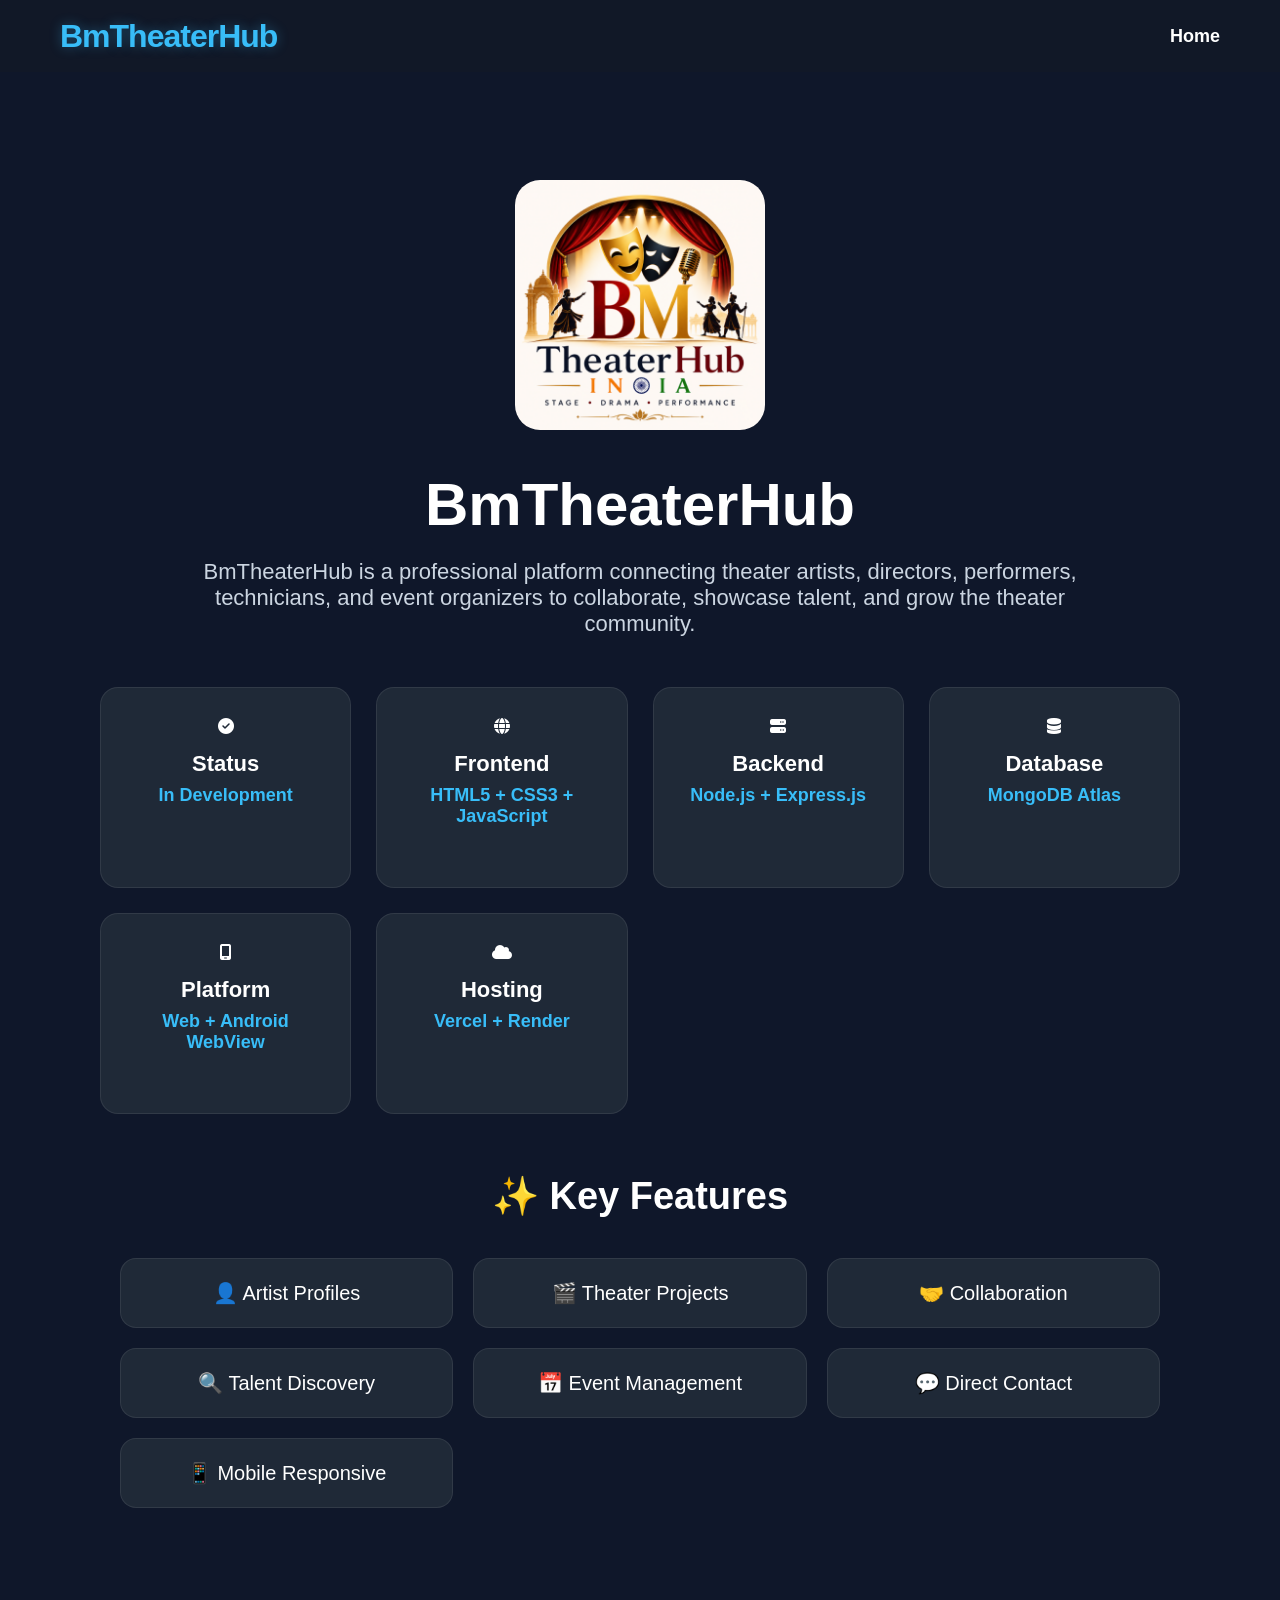
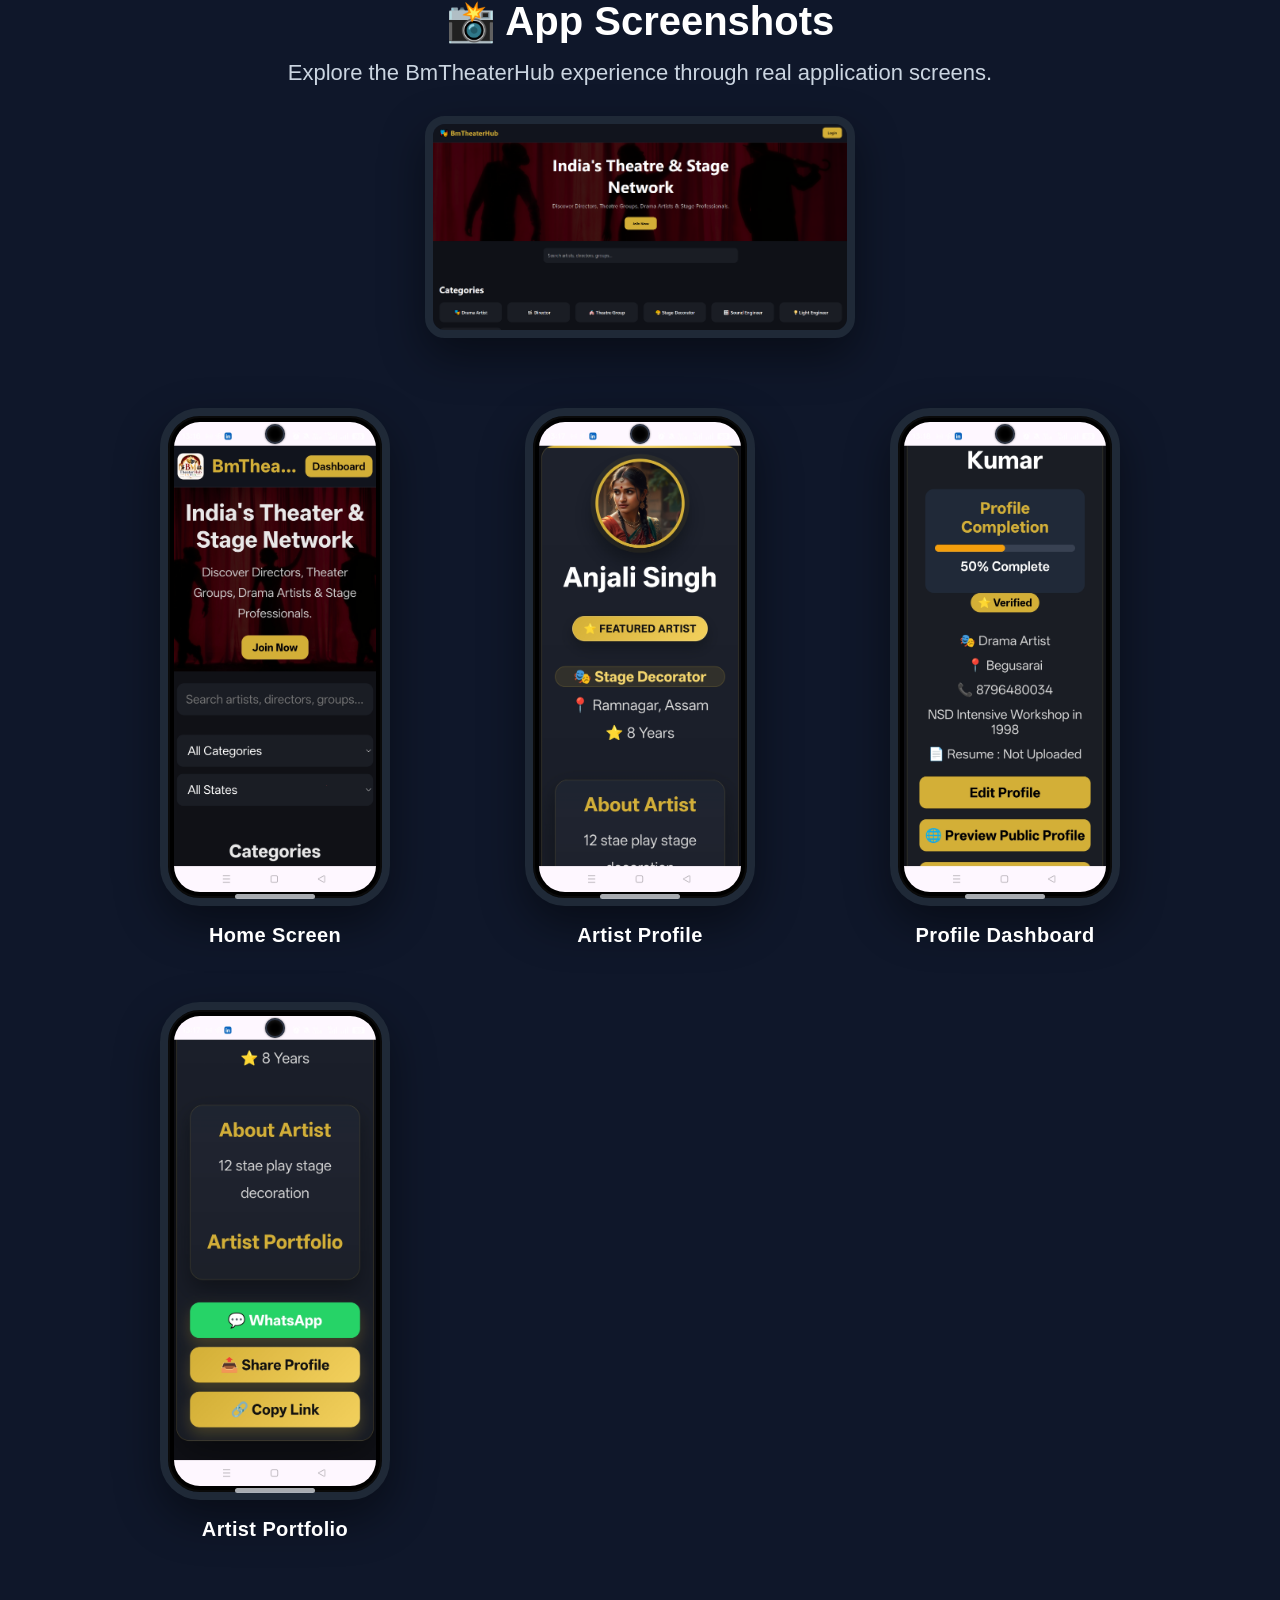
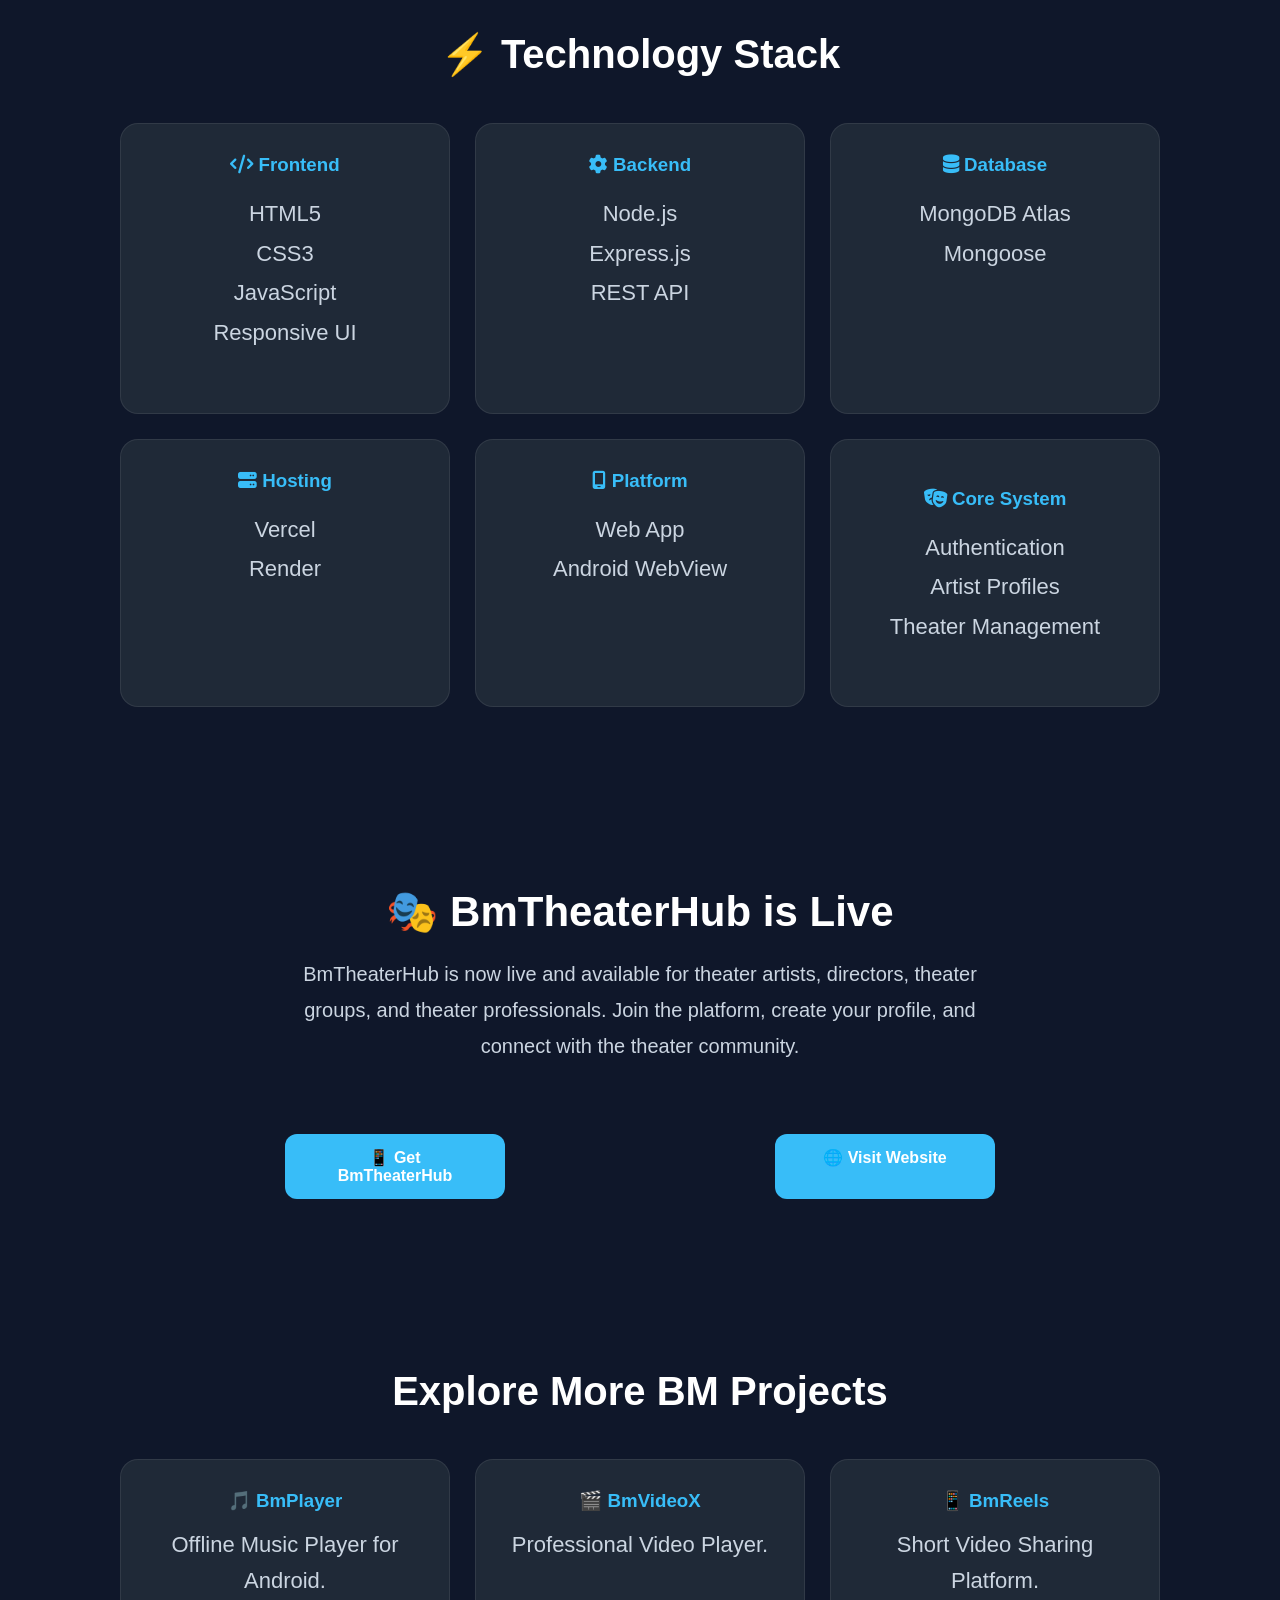
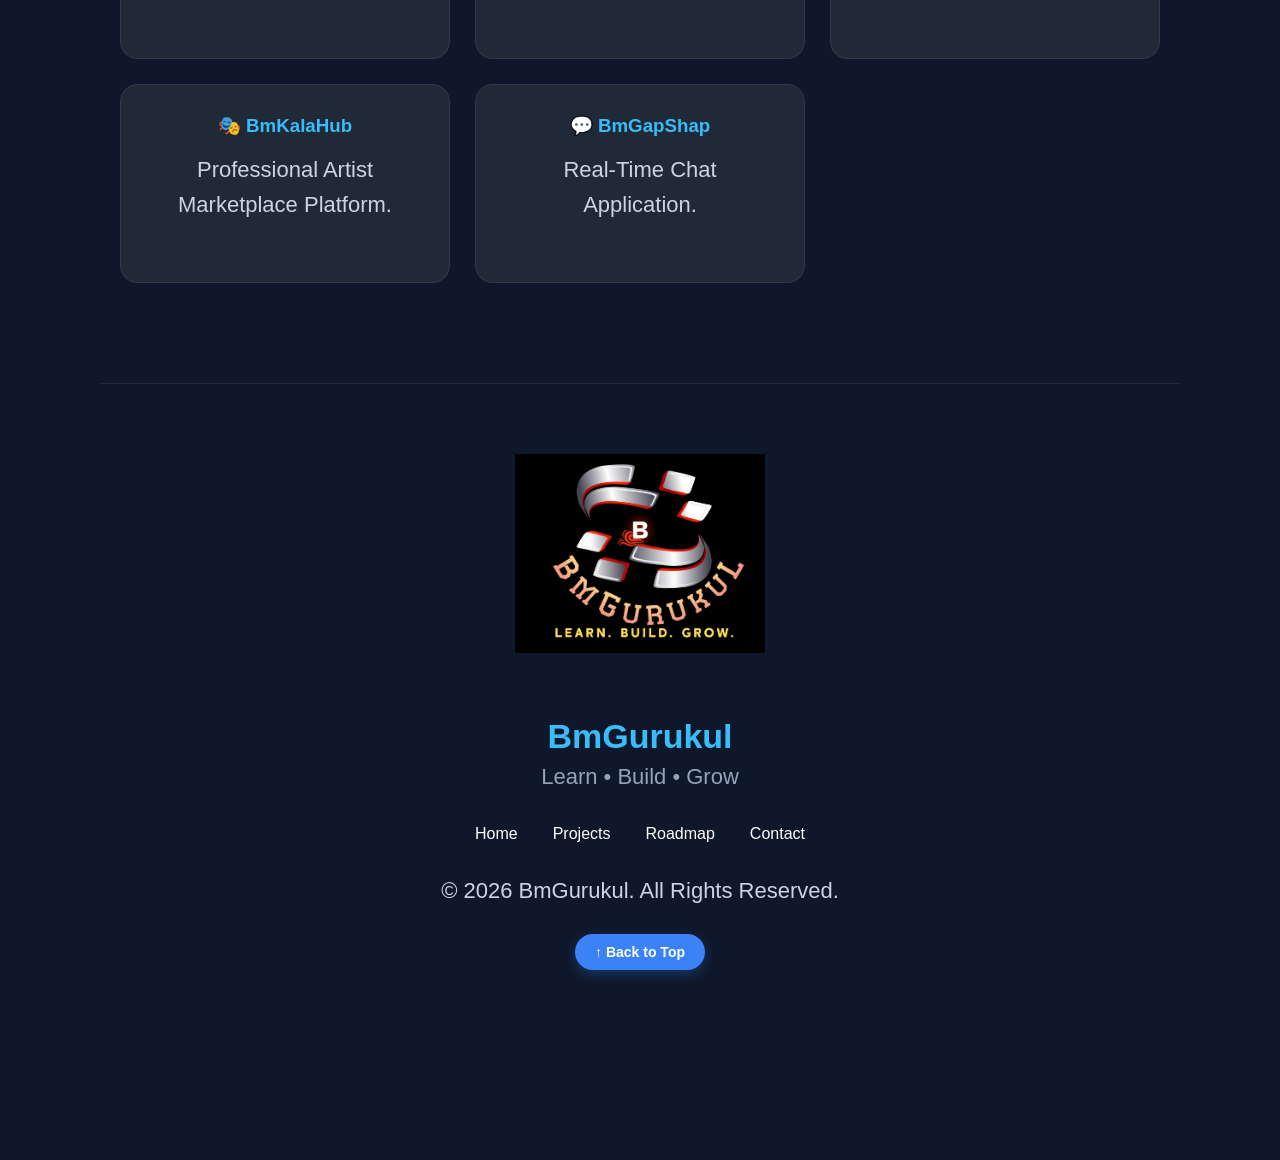
<file: bmtheaterhub.html>
<!DOCTYPE html>
<html lang="en">
<head>
    <meta charset="UTF-8">
    <meta name="viewport" content="width=device-width, initial-scale=1.0">
    <title>BmTheaterHub</title>
    <link rel="stylesheet" href="style.css">
    <link rel="stylesheet"
    href="https://cdnjs.cloudflare.com/ajax/libs/font-awesome/6.7.2/css/all.min.css">

</head>
<body>

   <body class="project-page">

  <div id="lightbox" class="lightbox">

    <span class="close-lightbox">&times;</span>

    <img id="lightbox-img">

</div>

<header>
    <div class="logo">BmTheaterHub</div>

    <nav>
        <a href="index.html">Home</a>
    </nav>
</header>

<section class="project-page">

    <img src="images/bmtheaterhub.png" class="project-img">

    <h1>BmTheaterHub</h1>

    <p>
    BmTheaterHub is a professional platform connecting theater artists,
    directors, performers, technicians, and event organizers to collaborate,
    showcase talent, and grow the theater community.
</p>

<section class="project-info">

    <div class="info-card">
    <i class="fa-solid fa-circle-check"></i>
    <h3>Status</h3>
    <p>In Development</p>
    </div>

    <div class="info-card">
    <i class="fa-solid fa-globe"></i>
    <h3>Frontend</h3>
    <p>HTML5 + CSS3 + JavaScript</p>
    </div>

    <div class="info-card">
    <i class="fa-solid fa-server"></i>
    <h3>Backend</h3>
    <p>Node.js + Express.js</p>
    </div>

    <div class="info-card">
    <i class="fa-solid fa-database"></i>
    <h3>Database</h3>
    <p>MongoDB Atlas</p>
    </div>

    <div class="info-card">
    <i class="fa-solid fa-mobile-screen"></i>
    <h3>Platform</h3>
    <p>Web + Android WebView</p>
    </div>

    <div class="info-card">
    <i class="fa-solid fa-cloud"></i>
    <h3>Hosting  </h3>
    <p>Vercel + Render</p>
    </div>

</section>
    
    <section class="features-section">

    <h2>✨ Key Features</h2>

    <div class="features-grid">

        <div class="feature-item">
            👤 Artist Profiles
        </div>

        <div class="feature-item">
            🎬 Theater Projects

        </div>

        <div class="feature-item">
            🤝 Collaboration
        </div>

        <div class="feature-item">
            🔍 Talent Discovery
        </div>

        <div class="feature-item">
            📅 Event Management
        </div>

        <div class="feature-item">
            💬 Direct Contact
        </div>

        <div class="feature-item">
            📱 Mobile Responsive
        </div>

    </div>

</section>
  
<section class="screenshots-section">

    <h2>📸 App Screenshots</h2>

    <p class="screenshots-subtitle">
        Explore the BmTheaterHub experience through real application screens.
    </p>

         <!-- Desktop Screenshot -->

    <div class="single-shot">

        <img src="assets/screenshots/bmtheaterhub-1.jpg"
             alt="BmTheaterHub Desktop Home Screen">

    </div>

    <div class="screenshot-grid">

        <div class="shot">
            <img src="assets/screenshots/bmtheaterhub-2.jpg"
                 alt="BmTheaterHub Mobile Home Screen">
            <span>Home Screen</span>
        </div>

        <div class="shot">
            <img src="assets/screenshots/bmtheaterhub-3.jpg"
                 alt="BmTheaterHub Artist Profile">
            <span>Artist Profile</span>
        </div>

        <div class="shot">
            <img src="assets/screenshots/bmtheaterhub-4.jpg"
                 alt="BmTheaterHub Profile Dashboard">
            <span>Profile Dashboard</span>
        </div>

        <div class="shot">
            <img src="assets/screenshots/bmtheaterhub-5.jpg"
                 alt="BmTheaterHub Artist Portfolio">
            <span>Artist Portfolio</span>
        </div>

    </div>

</section>

<section class="tech-stack">

    <h2>⚡ Technology Stack</h2>

    <div class="tech-grid">
    <div class="tech-card">

    <h3>
        <i class="fa-solid fa-code"></i>
        Frontend
    </h3>

    <p>
        HTML5<br>
        CSS3<br>
        JavaScript<br>
        Responsive UI
    </p>

</div>
        <div class="tech-card">

    <h3>
        <i class="fa-solid fa-gear"></i>
        Backend
    </h3>

    <p>
        Node.js<br>
        Express.js<br>
        REST API
    </p>

</div>

        <div class="tech-card">

    <h3>
        <i class="fa-solid fa-database"></i>
        Database
    </h3>

    <p>
        MongoDB Atlas<br>
        Mongoose
    </p>

</div>

        <div class="tech-card">

    <h3>
        <i class="fa-solid fa-server"></i>
        Hosting
    </h3>

    <p>
        Vercel<br>
        Render
    </p>

</div>

        <div class="tech-card">

    <h3>
        <i class="fa-solid fa-mobile-screen"></i>
        Platform
    </h3>

    <p>
        Web App<br>
        Android WebView
    </p>

</div>

        <div class="tech-card">

    <h3>
        <h3><i class="fa-solid fa-masks-theater"></i> 
        Core System
    </h3>

    <p>
        Authentication<br>
        Artist Profiles<br>
        Theater Management
    </p>

  </div>

</div>

  </section>

   <section class="download">

    <h2>🎭 BmTheaterHub is Live</h2>

    <p>
        BmTheaterHub is now live and available for theater artists,
        directors, theater groups, and theater professionals.
        Join the platform, create your profile, and connect with the theater community.
    </p>

    <div class="download-buttons">

        <a href="https://play.google.com/store/apps/details?id=com.bablu.bmtheaterHub"
           class="btn-primary"
           target="_blank"
           rel="noopener noreferrer">
            📱 Get BmTheaterHub
        </a>

        <a href="https://www.bmtheaterhub.com"
           class="btn-primary"
           target="_blank"
           rel="noopener noreferrer">
            🌐 Visit Website
        </a>

    </div>

</section>
     <section class="related-projects">

    <h2>Explore More BM Projects</h2>

    <div class="related-grid">

        <a href="bmplayer.html" class="related-card">
            <h3>🎵 BmPlayer</h3>
            <p>Offline Music Player for Android.</p>
        </a>

        <a href="bmvideox.html" class="related-card">
            <h3>🎬 BmVideoX</h3>
            <p>Professional Video Player.</p>
        </a>

        <a href="bmreels.html" class="related-card">
            <h3>📱 BmReels</h3>
            <p>Short Video Sharing Platform.</p>
        </a>

        <a href="bmkalahub.html" class="related-card">
    <h3>🎭 BmKalaHub</h3>
    <p>Professional Artist Marketplace Platform.</p>
</a>

        <a href="bmgapshap.html" class="related-card">
            <h3>💬 BmGapShap</h3>
            <p>Real-Time Chat Application.</p>
        </a>

    </div>

</section>

<footer class="project-footer">

    <div class="footer-logo">

        <img src="assets/bmgurukul.png" alt="BmGurukul">

        <h2>BmGurukul</h2>

        <p>Learn • Build • Grow</p>

    </div>

    <div class="footer-links">

        <a href="../index.html">Home</a>

        <a href="../index.html#projects">Projects</a>

        <a href="../index.html#roadmap">Roadmap</a>

        <a href="../index.html#contact">Contact</a>

    </div>

    <p class="copyright">

        © 2026 BmGurukul. All Rights Reserved.

    </p>

    <button id="backToTop">

        ↑ Back to Top

    </button>

</footer>


      <script src="script.js"></script>
    </body>
  </html>
</file>
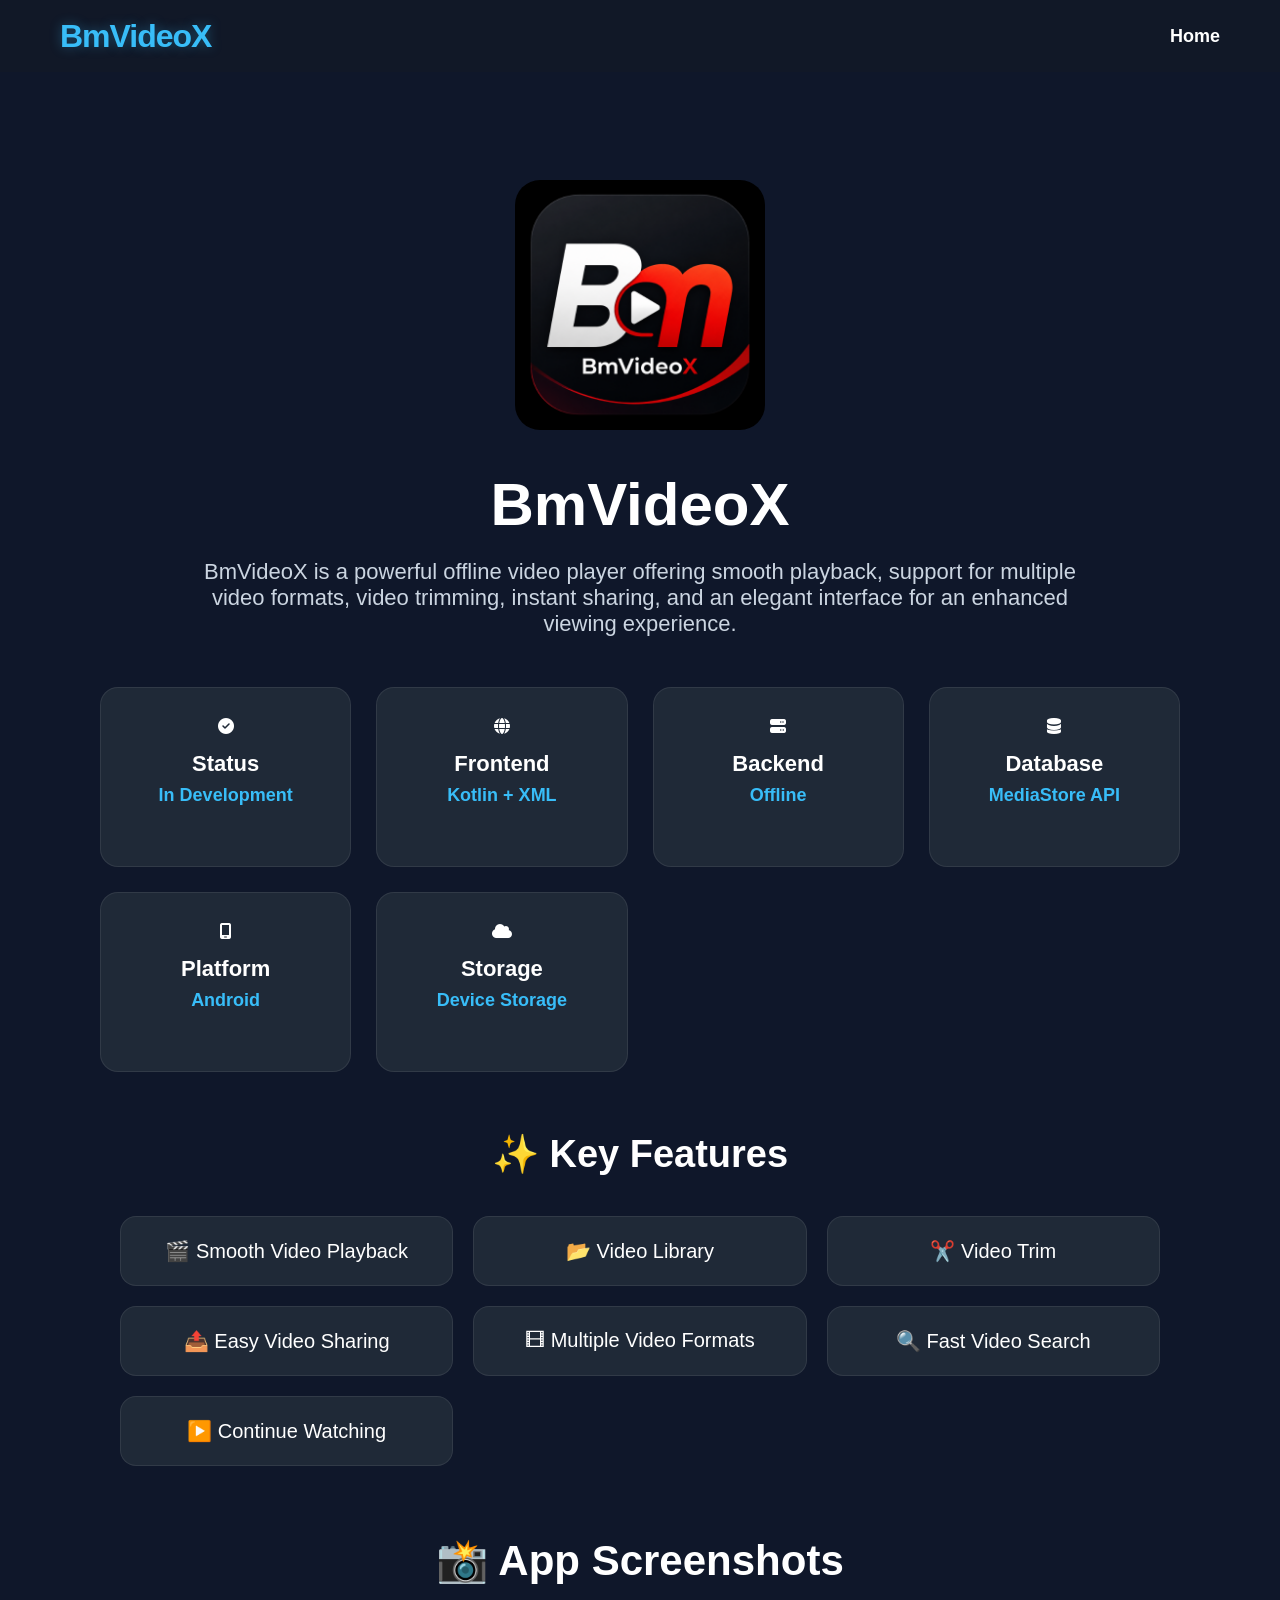
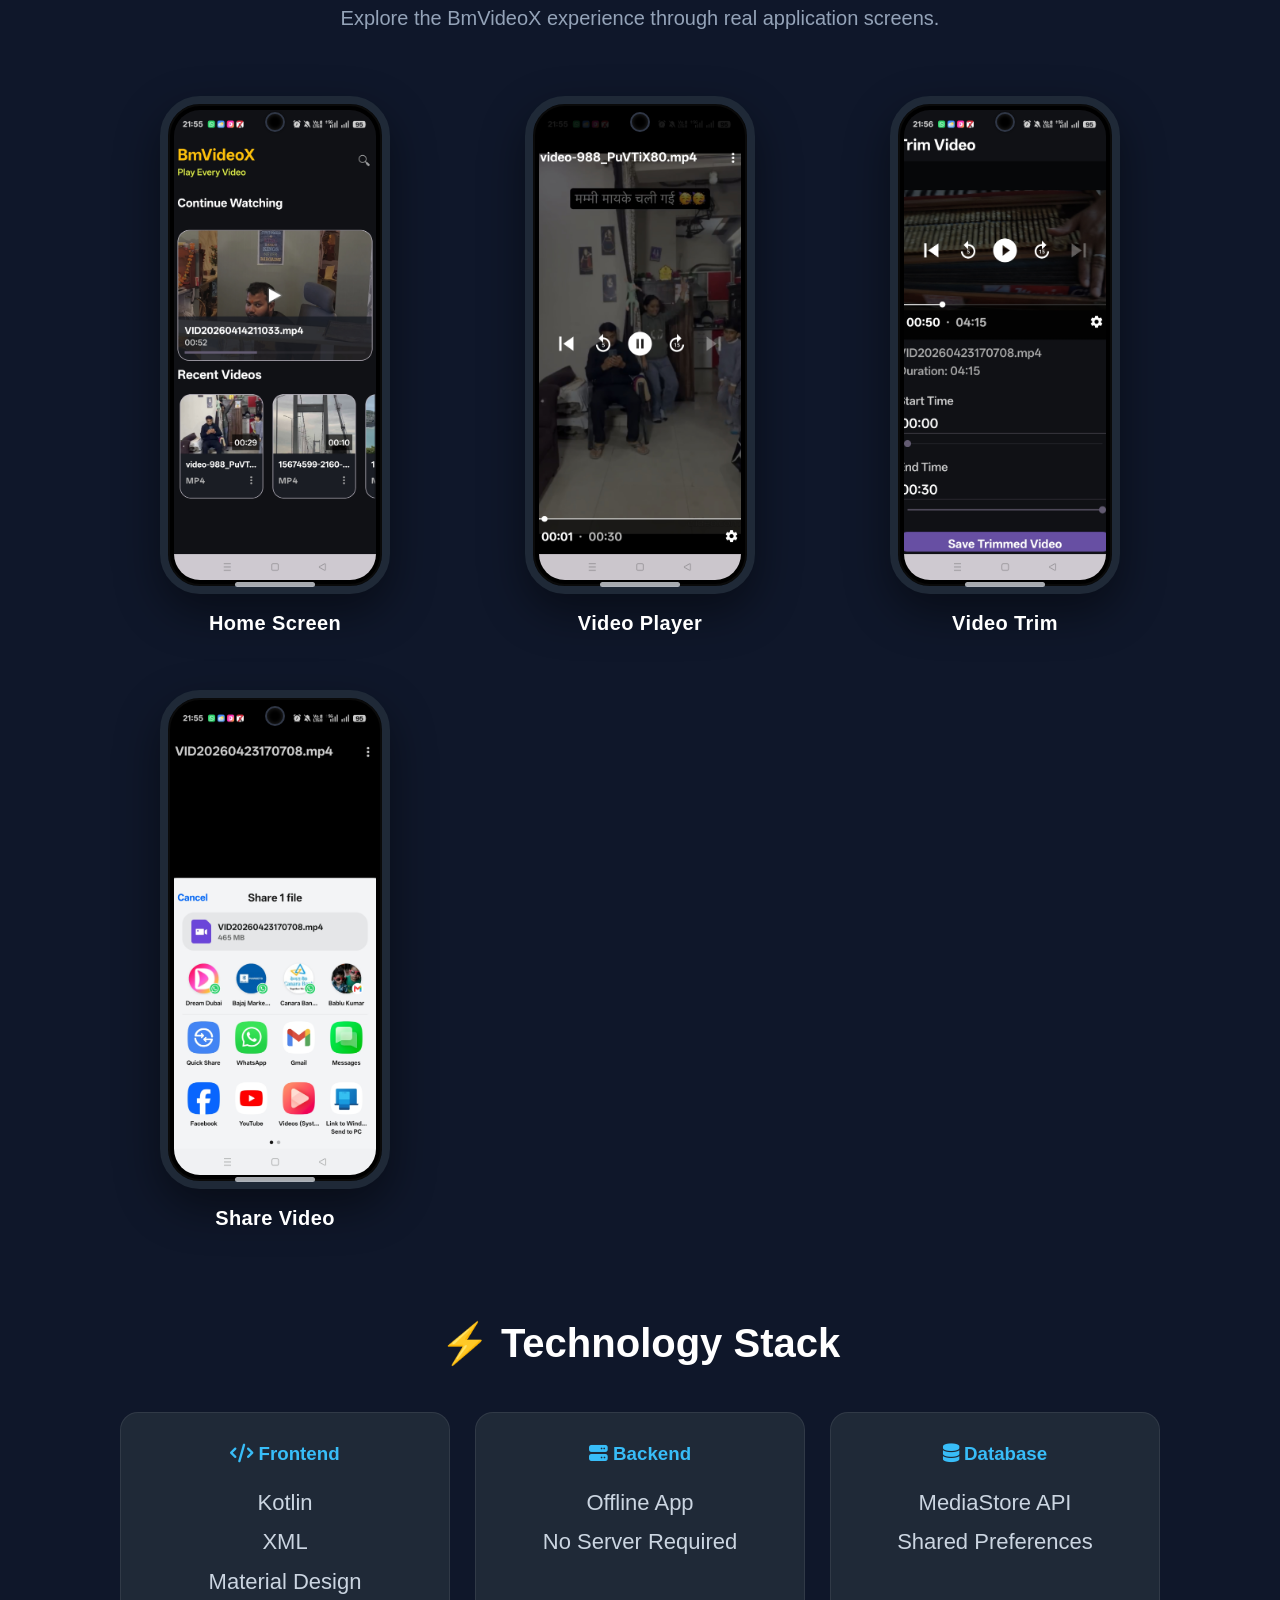
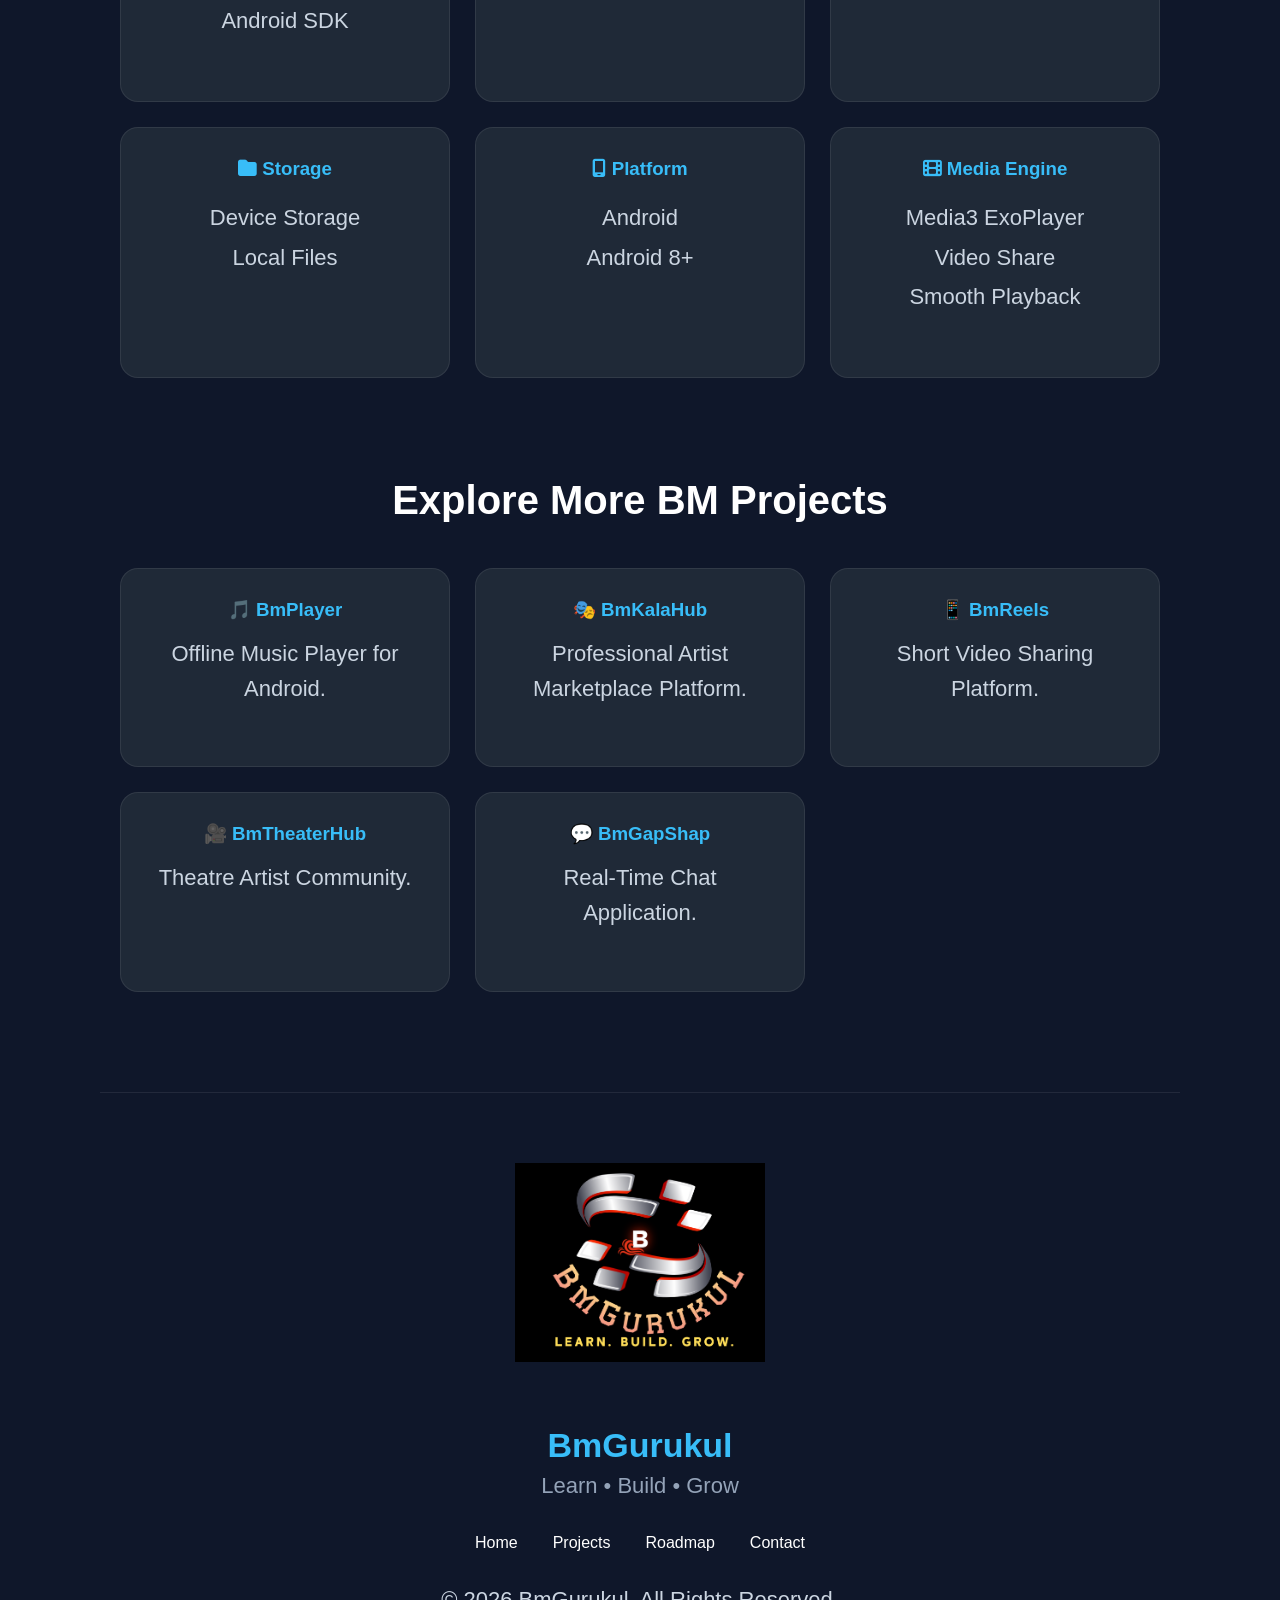
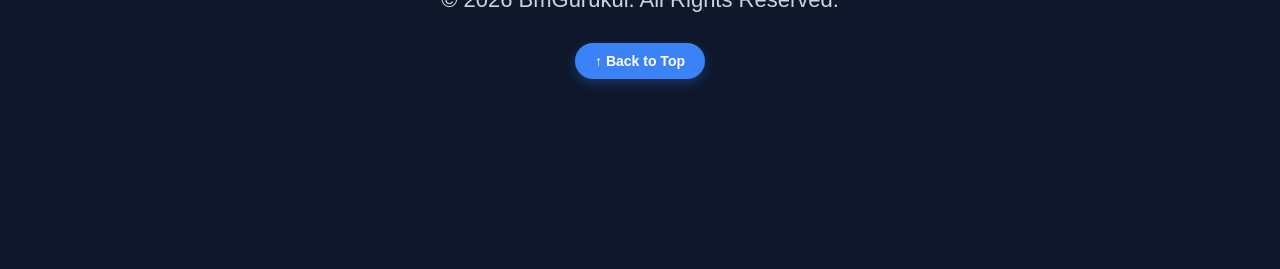
<file: bmvideox.html>
<!DOCTYPE html>
<html lang="en">
<head>
    <meta charset="UTF-8">
    <meta name="viewport" content="width=device-width, initial-scale=1.0">
    <title>BmVideoX</title>
    <link rel="stylesheet" href="style.css">
    <link rel="stylesheet"
    href="https://cdnjs.cloudflare.com/ajax/libs/font-awesome/6.7.2/css/all.min.css">

</head>
<body>

    <body class="project-page"></body>

  <div id="lightbox" class="lightbox">

    <span class="close-lightbox">&times;</span>

    <img id="lightbox-img">

</div>
    
<header>
    <div class="logo">BmVideoX</div>

    <nav>
        <a href="index.html">Home</a>
    </nav>
</header>

<section class="project-page">

    <img src="images/bmvideox.png" class="project-img">

    <h1>BmVideoX</h1>

    <p>
    BmVideoX is a powerful offline video player offering smooth playback,
    support for multiple video formats, video trimming, instant sharing,
    and an elegant interface for an enhanced viewing experience.
</p>

<section class="project-info">

    <div class="info-card">
    <i class="fa-solid fa-circle-check"></i>
    <h3>Status</h3>
    <p>In Development</p>
    
    </div>

    <div class="info-card">
    <i class="fa-solid fa-globe"></i>
    <h3>Frontend</h3>
    <p>Kotlin + XML</p>
    </div>

    <div class="info-card">
    <i class="fa-solid fa-server"></i>
    <h3>Backend</h3>
    <p>Offline</p>
    </div>

    <div class="info-card">
    <i class="fa-solid fa-database"></i>
    <h3>Database</h3>
    <p>MediaStore API</p>
    </div>

    <div class="info-card">
    <i class="fa-solid fa-mobile-screen"></i>
    <h3>Platform</h3>
    <p>Android</p>
    </div>

    <div class="info-card">
    <i class="fa-solid fa-cloud"></i>
    <h3>Storage</h3>
    <p>Device Storage</p>
    </div>

</section>

    <section class="features-section">

    <h2>✨ Key Features</h2>

    <div class="features-grid">

        <div class="feature-item">🎬 Smooth Video Playback</div>

        <div class="feature-item">📂 Video Library</div>

        <div class="feature-item">✂️ Video Trim</div>

        <div class="feature-item">📤 Easy Video Sharing</div>

        <div class="feature-item">🎞 Multiple Video Formats</div>

        <div class="feature-item">🔍 Fast Video Search</div>

        <div class="feature-item">▶️ Continue Watching</div>

    </div>

</section>

<section class="screenshots">

    <h2>📸 App Screenshots</h2>

    <p>
        Explore the BmVideoX experience through real application screens.
    </p>

    <div class="screenshot-grid">

        <div class="shot">
            <img src="assets/screenshots/bmvideox-1.jpg" alt="Home Screen">
            <span>Home Screen</span>
        </div>

        <div class="shot">
            <img src="assets/screenshots/bmvideox-2.jpg" alt="Video Player">
            <span>Video Player</span>
        </div>

        <div class="shot">
            <img src="assets/screenshots/bmvideox-3.jpg" alt="Video Trim">
            <span>Video Trim</span>
        </div>

        <div class="shot">
            <img src="assets/screenshots/bmvideox-4.jpg" alt="Share Video">
            <span>Share Video</span>
        </div>

    </div>

</section>

<section class="tech-stack">

    <h2>⚡ Technology Stack</h2>

    <div class="tech-grid">
    <div class="tech-card">

    <h3>
        <i class="fa-solid fa-code"></i>
        Frontend
    </h3>

    <p>
        Kotlin<br>
        XML<br>
        Material Design<br>
        Android SDK
    </p>

</div>
        <div class="tech-card">

    <h3>
        <i class="fa-solid fa-server"></i>
        Backend
    </h3>

    <p>
        Offline App<br>
        No Server Required
    </p>

</div>

        <div class="tech-card">

    <h3>
        <i class="fa-solid fa-database"></i>
        Database
    </h3>

    <p>
        MediaStore API<br>
        Shared Preferences
    </p>

</div>

        <div class="tech-card">

    <h3>
        <i class="fa-solid fa-folder"></i>
        Storage
    </h3>

    <p>
        Device Storage<br>
        Local Files
    </p>

</div>

        <div class="tech-card">

    <h3>
        <i class="fa-solid fa-mobile-screen"></i>
        Platform
    </h3>

    <p>
        Android<br>
        Android 8+
    </p>

</div>

        <div class="tech-card">

    <h3>
        <i class="fa-solid fa-film"></i>
          Media Engine
    </h3>

    <p>
        Media3 ExoPlayer<br>
        Video Share<br>
        Smooth Playback
    </p>

  </div>

</div>

  </section>

<section class="related-projects">

    <h2>Explore More BM Projects</h2>

    <div class="related-grid">

     <a href="bmplayer.html" class="related-card">
            <h3>🎵 BmPlayer</h3>
            <p>Offline Music Player for Android.</p>
        </a>

        <a href="bmkalahub.html" class="related-card">
    
     <h3>🎭 BmKalaHub</h3>
       <p>Professional Artist Marketplace Platform.</p>
    </a>

        <a href="bmreels.html" class="related-card">
            <h3>📱 BmReels</h3>
            <p>Short Video Sharing Platform.</p>
        </a>

        <a href="bmtheaterhub.html" class="related-card">
            <h3>🎥 BmTheaterHub</h3>
            <p>Theatre Artist Community.</p>
        </a>

        <a href="bmgapshap.html" class="related-card">
            <h3>💬 BmGapShap</h3>
            <p>Real-Time Chat Application.</p>
        </a>

    </div>

</section>

<footer class="project-footer">

    <div class="footer-logo">

        <img src="assets/bmgurukul.png" alt="BmGurukul">

        <h2>BmGurukul</h2>

        <p>Learn • Build • Grow</p>

    </div>

    <div class="footer-links">

        <a href="../index.html">Home</a>

        <a href="../index.html#projects">Projects</a>

        <a href="../index.html#roadmap">Roadmap</a>

        <a href="../index.html#contact">Contact</a>

    </div>

    <p class="copyright">

        © 2026 BmGurukul. All Rights Reserved.

    </p>

    <button id="backToTop">

        ↑ Back to Top

    </button>

</footer>


<script src="script.js"></script>

 </body>

</html>
</file>
<file: style.css>
*{
    margin:0;
    padding:0;
    box-sizing:border-box;
    font-family:Segoe UI,sans-serif;
}

body{
    background:#0f172a;
    color:white;
}

.hero::before{
    content:'';
    position:absolute;
    width:500px;
    height:500px;
    background:rgba(56,189,248,.12);
    filter:blur(120px);
    border-radius:50%;
    top:120px;
    left:50%;
    transform:translateX(-50%);
}

.hero{
    position:relative;
    overflow:hidden;
}

.hero > *{
    position:relative;
    z-index:2;
}

header{
    height:72px;
    padding:0 60px;
    display:flex;
    justify-content:space-between;
    align-items:center;
    background:#111827;
    position:fixed;
    top:0;
    left:0;
    right:0;
    z-index:1000;
}

nav a{
    color:white;
    text-decoration:none;
    margin-left:25px;
}

.language-switch{
    margin-left:auto;
    margin-right:15px;
}

.language-switch button{
    background:#2563eb;
    color:#fff;
    border:none;
    border-radius:6px;
    padding:8px 14px;
    font-size:14px;
    font-weight:600;
    cursor:pointer;
    transition:.3s;
}

.language-switch button:hover{
    background:#1d4ed8;
}

.hero{
    min-height:100vh;
    padding:150px 20px 80px;
    display:flex;
    justify-content:center;
    align-items:center;
    text-align:center;
    background:linear-gradient(135deg,#0f172a,#1e293b);
}
.hero-content{
    max-width:1100px;
    margin:auto;
}

.hero-title{

    margin:20px 0;

    line-height:1.1;

}

.welcome-text{

    display:block;

    font-size:48px;

    font-weight:700;

    color:#ffffff;

}

.brand-text{

    display:block;

    font-size:85px;

    font-weight:900;

    color:#ffffff;

    letter-spacing:-2px;

}
.hero p{
    font-size:22px;
    color:#cbd5e1;
}

.hero button{
    margin-top:30px;
    padding:14px 30px;
    border:none;
    border-radius:10px;
    font-size:18px;
    cursor:pointer;
}


#projects{
   padding:30px 80px 80px;
}

#projects h2{
    text-align:center;
    margin-bottom:50px;
    font-size:40px;
}

.grid{
    display:grid;
    grid-template-columns:repeat(auto-fit,minmax(300px,1fr));
    gap:25px;
}

.card{
    background:#1e293b;
    padding:25px;
    border-radius:15px;
    transition:.3s;
}

.card:hover{
    transform:translateY(-8px);
}

.card h3{
    margin-bottom:10px;
}

#roadmap{
    padding:60px 80px 30px;
}

#contact{
    padding:30px 80px 40px;
}

footer{
    padding:25px;
    text-align:center;
    background:#111827;
}

.stats{
    display:flex;
    justify-content:center;
    gap:80px;
    padding:60px 20px;
    text-align:center;
}

.stat h2{
    font-size:60px;
    color:#38bdf8;
}

.stat p{
    font-size:20px;
    color:#cbd5e1;
}

.about{
    padding:70px 15% 20px;
    text-align:center;
}

.about h2{
    font-size:42px;
    margin-bottom:25px;
}

.about p{
    max-width:900px;
    margin:auto;
    font-size:18px;
    line-height:1.8;
    color:#cbd5e1;
}

.card{
    background:rgba(255,255,255,0.05);
    backdrop-filter:blur(10px);
    border:1px solid rgba(255,255,255,0.1);
    padding:30px;
    border-radius:20px;
    transition:0.4s;
    overflow:hidden;
}

.card:hover{
    transform:translateY(-10px);
    box-shadow:0 15px 40px rgba(0,0,0,0.4);
}

.card h3{
    font-size:28px;
    margin:20px 0 10px;
}

.card p{
    color:#cbd5e1;
    line-height:1.6;
}

.badge{
    display:inline-block;
    padding:6px 14px;
    border-radius:30px;
    font-size:12px;
    font-weight:bold;
}

.live{
    background:#16a34a;
    color:white;
}

.dev{
    background:#f59e0b;
    color:black;
}

.hero-sub{
    max-width:1000px;
    margin:0 auto 35px;
    font-size:28px;
    line-height:1.6;
    color:#cbd5e1;
}

.hero-buttons{
    display:flex;
    justify-content:center;
    align-items:center;
    gap:25px;   /* Buttons ke beech distance */
    margin:40px 0;
    flex-wrap:wrap;
}

.btn-primary,
.btn-secondary{
    padding:14px 28px;
    border-radius:12px;
    text-decoration:none;
    font-weight:600;
    transition:.3s;
}

.btn-primary{
    background:#38bdf8;
    color:white;
}

.btn-primary:hover{
    transform:translateY(-3px);
}

.btn-secondary{
    border:1px solid #38bdf8;
    color:#38bdf8;
}

.btn-secondary:hover{
    background:#38bdf8;
    color:white;
}



.hero-projects{
    margin-top:25px;
    color:#94a3b8;
    text-align:center;
     font-size:22px;
    line-height:1.8;
}

.contact-card{
    max-width:700px;
    margin:auto;
    background:rgba(255,255,255,.05);
    border:1px solid rgba(255,255,255,.1);
    border-radius:20px;
    padding:40px;
    text-align:center;
}

#contact h2{
    text-align:center;
    margin-bottom:30px;
    font-size:42px;
}

#roadmap{
    text-align:center;
    padding:60px 20px;
}

.roadmap-grid{
    display:flex;
    justify-content:center;
    gap:20px;
    flex-wrap:wrap;
    margin-top:30px;
}

.roadmap-grid div{
    background:rgba(255,255,255,.05);
    padding:15px 25px;
    border-radius:12px;
}

.contact-buttons{
    margin-top:25px;
    display:flex;
    justify-content:center;
    gap:15px;
}

#contact{
    padding:60px 20px;
    text-align:center;
}

#contact h2{
    font-size:48px;
    margin-bottom:35px;
}

.contact-card{
    max-width:800px;
    margin:auto;
    padding:50px;
    border-radius:25px;
    background:rgba(255,255,255,.05);
    border:1px solid rgba(255,255,255,.1);
    backdrop-filter:blur(10px);
}

.contact-card h3{
    font-size:36px;
    margin-bottom:15px;
}

.contact-card p{
    color:#cbd5e1;
    line-height:1.8;
}

.contact-email{
    margin-top:15px;
    font-size:18px;
}

.contact-buttons{
    margin-top:30px;
    display:flex;
    justify-content:center;
    gap:15px;
    flex-wrap:wrap;
}

.project-img{
    width:100%;
    height:200px;
    object-fit:cover;
    border-radius:15px;
    margin-bottom:15px;
    transition:.4s;
}

.card:hover .project-img{
    transform:scale(1.05);
}

.project-btn{
    display:inline-block;
    margin-top:20px;
    padding:10px 20px;
    border-radius:10px;
    background:#38bdf8;
    color:white;
    text-decoration:none;
}

html{
    scroll-behavior:smooth;
}

.project-page{
    max-width:1200px;
    margin:auto;
    padding:60px 30px;
}

.project-page .project-img{
    width:250px;
    height:250px;
    object-fit:cover;
    display:block;
    margin:60px auto 40px;
    border-radius:25px;
}

.project-page h1{
    text-align:center;
    font-size:60px;
    margin-bottom:20px;
}

.project-page p{
    text-align:center;
    font-size:22px;
    color:#cbd5e1;
    max-width:900px;
    margin:0 auto 30px;
}

.project-page h2{
    text-align:center;
    margin-top:50px;
    margin-bottom:25px;
}

.project-page ul{
    max-width:500px;
    margin:0 auto 40px;
    font-size:20px;
    line-height:2;
}

.project-page .btn-primary{
    display:block;
    width:220px;
    text-align:center;
    margin:30px auto;
}

header nav a{
    color:white;
    text-decoration:none;
    font-size:18px;
    font-weight:600;
}

header nav a:hover{
    color:#38bdf8;
}

.achievements{
    padding:60px 20px;
    text-align:center;
}

.achievements h2{
    font-size:42px;
    margin-bottom:35px;
}

.achievement-grid{
    display:flex;
    justify-content:center;
    gap:20px;
    flex-wrap:wrap;
}

.achievement-card{
    background:rgba(255,255,255,.05);
    border:1px solid rgba(255,255,255,.1);
    border-radius:18px;
    padding:20px;
    min-width:200px;
}

.achievement-card h3{
    font-size:36px;
    color:#38bdf8;
}

.achievement-card p{
    margin-top:10px;
    color:#cbd5e1;
}

.tech-stack{
    padding:60px 20px;
    text-align:center;
}

.tech-stack h2{
    font-size:42px;
    margin-bottom:35px;
}

.tech-grid{
    display:flex;
    justify-content:center;
    gap:15px;
    flex-wrap:wrap;
}

.tech-card{
    background:rgba(255,255,255,.05);
    border:1px solid rgba(255,255,255,.1);
    border-radius:12px;
    padding:15px 25px;
    color:white;
    transition:.3s;
}

.tech-card:hover{
    transform:translateY(-5px);
}

.journey{
    padding:60px 20px;
    text-align:center;
}

.journey h2{
    font-size:42px;
    margin-bottom:35px;
}

.timeline{
    display:flex;
    justify-content:center;
    gap:20px;
    flex-wrap:wrap;
}

.timeline-item{
    background:rgba(255,255,255,.05);
    border:1px solid rgba(255,255,255,.1);
    border-radius:15px;
    padding:25px;
    width:250px;
}

.timeline-item h3{
    color:#38bdf8;
    margin-bottom:10px;
}

.hero-logo{
    display:flex;
    justify-content:center;
    align-items:center;
    margin-top:-50px;      /* Logo upar */
    margin-bottom:10px;    /* Heading ke paas */
}

.hero-logo img{
    width:240px;           /* Pehle 180px tha */
    height:auto;
    display:block;
    animation:logoFloat 3s ease-in-out infinite;
    filter:drop-shadow(0 0 25px rgba(255,80,80,.40));
}

@keyframes logoFloat{
    0%{
        transform:translateY(0);
    }

    50%{
        transform:translateY(-12px);
    }

    100%{
        transform:translateY(0);
    }
}

.logo{
    display:flex;
    align-items:center;
    gap:12px;
}

.logo img{
    width:42px;
    height:42px;
    object-fit:contain;
}

.logo span{
    font-size:32px;
    font-weight:800;
    color:#38bdf8;
    letter-spacing:-1px;
    text-shadow:0 0 12px rgba(56,189,248,.35);
}

/* ===========================
   LOADER
=========================== */

#loader{
    position:fixed;
    inset:0;
    background:#0f172a;
    display:flex;
    flex-direction:column;
    justify-content:center;
    align-items:center;
    z-index:99999;
    transition:opacity .8s ease, visibility .8s ease;
}

#loader img{
    width:180px;
    height:auto;
    animation:loaderFloat 2s ease-in-out infinite;
    filter:drop-shadow(0 0 25px rgba(255,70,70,.4));
}

#loader h2{
    margin-top:20px;
    font-size:42px;
    color:#38bdf8;
    font-weight:800;
    letter-spacing:1px;
}

#loader.hide{
    opacity:0;
    visibility:hidden;
}

@keyframes loaderFloat{

    0%,100%{
        transform:translateY(0);
    }

    50%{
        transform:translateY(-12px);
    }

}

.project-info{
    max-width:1100px;
    margin:50px auto;
    display:grid;
    grid-template-columns:repeat(auto-fit,minmax(220px,1fr));
    gap:25px;
}

.info-card{
    background:#1f2937;
    border:1px solid rgba(255,255,255,.08);
    border-radius:18px;
    padding:30px 20px;
    text-align:center;
    transition:.35s;
}

.info-card span{
    font-size:38px;
}

.info-card h3{
    margin:15px 0 8px;
    color:#fff;
    font-size:22px;
}

.info-card p{
    color:#38bdf8;
    font-size:18px;
    font-weight:600;
}

.info-card:hover{
    transform:translateY(-8px);
    border-color:#38bdf8;
    box-shadow:0 15px 40px rgba(56,189,248,.25);
}

.features-section{
    max-width:1100px;
    margin:60px auto;
    padding:0 20px;
    text-align:center;
}

.features-section h2{
    font-size:38px;
    margin-bottom:40px;
    color:#fff;
}

.features-grid{
    display:grid;
    grid-template-columns:repeat(auto-fit,minmax(260px,1fr));
    gap:20px;
}

.feature-item{
    background:#1f2937;
    border:1px solid rgba(255,255,255,.08);
    border-radius:16px;
    padding:22px;
    font-size:20px;
    color:#fff;
    transition:.3s;
}

.feature-item:hover{
    transform:translateY(-6px);
    border-color:#38bdf8;
    box-shadow:0 10px 30px rgba(56,189,248,.25);
}

/* ==========================
   SCREENSHOTS
========================== */

.screenshots-section{
    max-width:1200px;
    margin:90px auto;
    padding:0 20px;
    text-align:center;
}

.screenshots-section h2{
    font-size:40px;
    color:#fff;
    margin-bottom:15px;
}

.screenshots-subtitle{
    color:#94a3b8;
    font-size:20px;
    margin-bottom:45px;
}

.screenshots-grid{
    display:grid;
    grid-template-columns:repeat(2,1fr);
    gap:30px;
    align-items:start;
}

/* Desktop Screenshot */
.screenshots-grid img:first-child{
    grid-column:1 / -1;
    width:100%;
    max-width:580px;
    margin:0 auto;
}

/* Mobile Screenshots */
.screenshots-grid img:not(:first-child){
    width:100%;
    max-width:260px;
    margin:0 auto;
}

.screenshots-grid img{
    border-radius:18px;
    border:1px solid rgba(255,255,255,.08);
    transition:.35s;
    cursor:pointer;
    box-shadow:0 12px 30px rgba(0,0,0,.25);
}

.screenshots-grid img:hover{
    transform:translateY(-8px) scale(1.03);
    border-color:#38bdf8;
    box-shadow:0 18px 45px rgba(56,189,248,.35);
}

@media(max-width:900px){

    .screenshots-grid{
        grid-template-columns:1fr;
        gap:25px;
    }

    .screenshots-grid img:first-child{
        grid-column:auto;
    }

    .screenshots-grid img:not(:first-child){
    max-width:280px;
}

    .screenshots-section h2{
        font-size:32px;
    }

    .screenshots-subtitle{
        font-size:17px;
    }

}

.tech-stack{
    max-width:1200px;
    margin:90px auto;
    padding:0 20px;
    text-align:center;
}

.tech-stack h2{
    font-size:40px;
    margin-bottom:45px;
}

.tech-grid{
    display:grid;
    grid-template-columns:repeat(3,1fr);
    gap:25px;
}

.tech-card{
    background:#1f2937;
    padding:30px;
    border-radius:18px;
    border:1px solid rgba(255,255,255,.08);
    transition:.35s;
}

.tech-card:hover{
    transform:translateY(-8px);
    border-color:#38bdf8;
    box-shadow:0 18px 45px rgba(56,189,248,.25);
}

.tech-card h3{
    color:#38bdf8;
    margin-bottom:18px;
}

.tech-card p{
    line-height:1.8;
}

@media(max-width:900px){

.tech-grid{
grid-template-columns:1fr;
}

}

/* ==========================
   LIVE PROJECT
========================== */

.live-project{

    max-width:1000px;

    margin:100px auto;

    padding:60px 30px;

    text-align:center;

    background:linear-gradient(135deg,#0f172a,#1f2937);

    border-radius:22px;

    border:1px solid rgba(56,189,248,.15);

}

.live-project h2{

    font-size:42px;

    margin-bottom:20px;

    color:#fff;

}

.live-project p{

    font-size:21px;

    color:#cbd5e1;

    margin-bottom:40px;

    line-height:1.8;

}

.visit-btn{

    display:inline-block;

    padding:18px 42px;

    background:#38bdf8;

    color:#fff;

    text-decoration:none;

    font-size:22px;

    font-weight:700;

    border-radius:14px;

    transition:.35s;

}

.visit-btn:hover{

    transform:translateY(-6px);

    box-shadow:0 18px 45px rgba(56,189,248,.35);

    background:#0ea5e9;

}

/* ==========================
   RELATED PROJECTS
========================== */

.related-projects{

    max-width:1200px;

    margin:100px auto;

    padding:0 20px;

    text-align:center;

}

.related-projects h2{

    font-size:40px;

    margin-bottom:45px;

}

.related-grid{

    display:grid;

    grid-template-columns:repeat(auto-fit,minmax(250px,1fr));

    gap:25px;

}

.related-card{

    background:#1f2937;

    border:1px solid rgba(255,255,255,.08);

    border-radius:18px;

    padding:30px;

    text-decoration:none;

    color:#fff;

    transition:.35s;

}

.related-card h3{

    color:#38bdf8;

    margin-bottom:15px;

}

.related-card p{

    color:#cbd5e1;

    line-height:1.6;

}

.related-card:hover{

    transform:translateY(-8px);

    border-color:#38bdf8;

    box-shadow:0 18px 45px rgba(56,189,248,.25);

}

/* ==========================
   FOOTER
========================== */

.project-footer{

    margin-top:80px;

    padding:70px 20px;

    background:#0f172a;

    text-align:center;

    border-top:1px solid rgba(255,255,255,.08);

}

/* ===========================
   Footer Logo Size
   =========================== */

.footer-logo img{

    width:250px;
   
    margin-bottom:10px;

}

.footer-logo h2{

    color:#38bdf8;

    font-size:34px;

    margin-bottom:8px;

}

.footer-logo p{

    color:#94a3b8;

    margin-bottom:35px;

}

/* ===========================
   Footer Navigation Links
   =========================== */

.footer-links{

    display:flex;

    justify-content:center;

    gap:35px;

    flex-wrap:wrap;

    margin-bottom:35px;

}

.footer-links a{

    color:#fff;

    text-decoration:none;

    transition:.3s;

    transition:.3s;

}

.footer-links a:hover{

    color:#38bdf8;
    transform:translateY(-2px);

}

.copyright{

    color:#64748b;

    margin-bottom:25px;

}

/* ===========================
   Back To Top Button
   =========================== */

#backToTop{

    background:#38bdf8;

    color:#fff;

    border:none;

    padding:15px 28px;

    border-radius:12px;

    cursor:pointer;

    font-size:18px;

    transition:.3s;

}

#backToTop:hover{

    transform:translateY(-5px);

    background:#0ea5e9;

    transform:translateY(-5px);

}

/* ======================
   LIGHTBOX
====================== */

.lightbox{

    position:fixed;

    inset:0;

    background:rgba(0,0,0,.92);

    display:none;

    justify-content:center;

    align-items:center;

    z-index:99999;

}

.lightbox img{

    max-width:90%;

    max-height:90%;

    border-radius:15px;

    box-shadow:0 20px 60px rgba(0,0,0,.6);

}

.close-lightbox{

    position:absolute;

    top:25px;

    right:40px;

    color:#fff;

    font-size:45px;

    cursor:pointer;

}

/* ===========================
   Hero Project Logo
   =========================== */

.hero-project-logo{

    width:250px;
    height:auto;

    /* Header se niche layega */
    margin-top:60px;

    /* Heading se gap */
    margin-bottom:30px;

    display:block;
    margin-left:auto;
    margin-right:auto;

}

/* ===========================
   Hero Project Logo
=========================== */

.hero-project-logo{

    /* Logo Size */
    width:260px;
    height:auto;

    /* Center */
    display:block;
    margin:60px auto 30px;

    /* Soft Blue Glow */
    filter:drop-shadow(0 0 20px rgba(56,189,248,.25));

}

/* ===========================
   DOWNLOAD SECTION
=========================== */

.download{

    max-width:1000px;

    margin:50px auto;   /* Pehle 100px ya usse zyada tha */

    padding:40px 20px;  /* Pehle 100px tha */

    text-align:center;

}

.download h2{

    font-size:42px;

    margin-bottom:20px;

}

.download p{

    max-width:700px;

    margin:0 auto 40px;

    font-size:20px;

    color:#cbd5e1;

    line-height:1.8;

}

.download-buttons{

    display:flex;

    justify-content:center;

    gap:20px;

    flex-wrap:wrap;

}

/* =====================================================
   APP SCREENSHOTS
   Reusable for all BM Projects
===================================================== */

.screenshots{

    max-width:1300px;

    margin:70px auto 40px;

    padding:0 20px;

    text-align:center;

}

.screenshots h2{

    font-size:42px;

    margin-bottom:15px;

}

.screenshots p{

    max-width:750px;

    margin:0 auto 60px;

    color:#94a3b8;

    font-size:20px;

    line-height:1.8;

}


/* =====================================================
   PROFESSIONAL MOBILE SCREENSHOT MOCKUP
===================================================== */

.screenshot-grid{

    display:grid;

    grid-template-columns:repeat(auto-fit,minmax(230px,1fr));

    gap:55px;
    
    justify-items:center;

}

.shot{

    position:relative;

    display:flex;

    flex-direction:column;

    align-items:center;

}

/* Phone Body */

.shot img{

    width:230px;

    aspect-ratio:9/19.5;

    object-fit:cover;

    border:8px solid #1f2937;

    border-radius:40px;

    background:#000;

    padding:6px;

    transition:.35s;

    cursor:pointer;

    box-shadow:
        0 18px 45px rgba(0,0,0,.45),
        inset 0 0 0 2px rgba(255,255,255,.04);

}

/* ==========================================
   PHONE CAMERA (Punch Hole)
========================================== */

.shot::before{

    content:"";

    position:absolute;

    top:16px;

    left:50%;

    transform:translateX(-50%);

    width:16px;

    height:16px;

    background:#000;

    border:2px solid #2f3645;

    border-radius:50%;

    box-shadow:
        inset 0 0 4px rgba(255,255,255,.15),
        0 0 2px rgba(0,0,0,.6);

    z-index:10;

}

/* Bottom Gesture Bar */

.shot::after{

    content:"";

    position:absolute;

    bottom:48px;

    width:80px;

    height:5px;

    background:#d1d5db;

    border-radius:20px;

    opacity:.8;

}

/* Hover */

.shot:hover img{

    transform:translateY(-8px) scale(1.03);

    border-color:#38bdf8;

    box-shadow:
        0 25px 55px rgba(56,189,248,.35);

}

.single-shot img:hover{

    transform:translateY(-8px) scale(1.03);

    border-color:#38bdf8;

    box-shadow:
        0 25px 55px rgba(56,189,248,.35);

}

/* Screenshot Name */

.shot span{

    margin-top:18px;

    font-size:20px;

    font-weight:700;

    color:#ffffff;

    letter-spacing:.4px;

}

/* Tablet */

@media(max-width:900px){

.screenshot-grid{

grid-template-columns:repeat(2,1fr);

}

}

/* Mobile */

@media(max-width:600px){

.screenshot-grid{

grid-template-columns:1fr;

}

.shot img{

width:250px;

}

}

/* ==========================================
   Single Screenshot (BmTheaterHub)
========================================== */

.single-shot{

    display:flex;

    justify-content:center;

    align-items:center;

    margin-bottom:70px;

}

.single-shot img{

    width:430px;
    max-width:100%;

    border:8px solid #1f2937;
    border-radius:20px;

    background:#000;

    transition:.35s;

    cursor:pointer;

    box-shadow:
        0 18px 45px rgba(0,0,0,.45),
        inset 0 0 0 2px rgba(255,255,255,.04);

}

/* ==========================================
   STATS SECTION
========================================== */

.stats{

    padding:90px 20px;

    text-align:center;

}

.stats h2{

    font-size:42px;

    margin-bottom:15px;

}

.stats p{

    max-width:700px;

    margin:0 auto 50px;

    color:#94a3b8;

    line-height:1.8;

    font-size:18px;

}

.stat{

    width:100%;

    text-align:center;

}

.stats{

    padding:60px 20px;

}

.stat{

    width:100%;

    text-align:center;

}

.stat h3{

    font-size:46px;

}

.stat p{

    font-size:18px;

    line-height:1.5;

}

.stat-card{

    background:#161b22;

    padding:40px 20px;

    border-radius:20px;

    transition:.3s;

    border:1px solid rgba(255,255,255,.08);

}

.stat-card:hover{

    transform:translateY(-8px);

    border-color:#38bdf8;

    box-shadow:0 15px 40px rgba(56,189,248,.18);

}

.stat-card h3{

    font-size:52px;

    color:#38bdf8;

    margin-bottom:12px;

}

.stat-card span{

    font-size:20px;

    color:#fff;

}

.menu-toggle{
    display:none;
}

nav{
    display:flex;
    align-items:center;
    gap:25px;
}

/* ==========================================
   FINAL RESPONSIVE
========================================== */

@media (max-width:768px){

/* ---------- Header ---------- */

body.home-page nav.active{
    display:flex;
}

header{
    position:fixed;
    top:0;
    left:0;
    width:100%;
    height:70px;
    padding:0 18px;
    z-index:1000;
    background:#111827;
}

.language-switch{
    margin-left:auto;
    margin-right:10px;
}

.language-switch button{
    padding:6px 10px;
    font-size:13px;
}

body.project-page header nav{
    display:flex !important;
    position:static;
    width:auto;
    flex-direction:row;
    background:none;
    padding:0;
}

body.project-page header nav a{
    margin:0;
    font-size:16px;
}

.logo{
    gap:10px;
}

.logo img{
    width:34px;
    height:34px;
}

.logo span{
    font-size:22px;
}

.menu-toggle{
    display:block;
    font-size:30px;
    background:none;
    border:none;
    color:#fff;
    cursor:pointer;
}

nav{
    position:fixed;
    top:70px;
    left:0;
    width:100%;
    height:calc(100vh - 70px);

    display:none;
    flex-direction:column;
    justify-content:flex-start;
    align-items:center;

    background:#111827;
    padding-top:40px;
    z-index:9999;
    pointer-events: auto;
}

nav.active{
    display:flex;
}

nav a{
    display:block;
    width:100%;
    padding:18px 0;
    text-align:center;
    font-size:22px;
    margin:0;
}

/* ---------- Hero ---------- */

.hero{
    min-height:auto;
   padding:140px 18px 60px;
}

.hero-content{
    width:100%;
    max-width:100%;
    margin:auto;
    text-align:center;
}

.hero-logo{
     margin-top:10px;
    margin-bottom:25px;
}

.hero-logo img{
     width:160px;
    display:block;
    margin:0 auto;
}

.welcome-text{
    font-size:24px !important;
}

.brand-text{
    font-size:48px !important;
    line-height:1.1;
}

.author{
    font-size:17px;
    margin:15px 0;
}

.hero-sub{
    font-size:16px;
    line-height:1.7;
    padding:0 5px;
}

.hero-buttons{
    display:flex;
    flex-direction:column;
    gap:15px;
    margin:30px 0;
}

.hero-buttons a{
    width:230px;
    margin:auto;
    font-size:17px;
}

.hero-projects{
    font-size:15px;
    line-height:1.8;
}

/* ---------- Stats ---------- */

.stats{
    padding:40px 20px 20px;
}

.stats-grid{
    display:grid !important;
    grid-template-columns:repeat(2,1fr) !important;
    gap:18px;
    max-width:340px;
    width:100%;
    margin:0 auto;
}

.stat{
    text-align:center;
}

.stat h2{
    font-size:34px;
    margin-bottom:6px;
}

.stat p{
    font-size:14px;
    line-height:1.4;
}
/* ---------- About ---------- */

.about{
    padding:20px 20px 50px;
}

.about h2{
    font-size:42px;
}

.about p{
    font-size:18px;
    line-height:1.8;
}

/* ---------- Achievements ---------- */

.achievement-grid{
    grid-template-columns:1fr;
}

.achievement-card{
    padding:28px;
}

/* ---------- Projects ---------- */

#projects{
    padding:60px 20px;
}

.grid{
    grid-template-columns:1fr;
    gap:30px;
}

/* ---------- Tech ---------- */

.tech-grid{
    grid-template-columns:1fr;
}

/* ---------- Features ---------- */

.features-grid{
    grid-template-columns:1fr;
}

/* ---------- Contact ---------- */

.contact{
    padding:60px 20px;
}

.contact h2{
    font-size:42px;
}

.contact-card{
    padding:30px 20px;
}

/* ---------- Footer ---------- */

footer{
    padding:35px 20px;
    text-align:center;
}

/* ---------- Project Pages ---------- */

.project-page{
    padding:30px 10px 20px;
}

.project-page h1{
    font-size:42px;
}

.project-page p{
    font-size:17px;
}

.project-info{
    grid-template-columns:1fr;
}

.download{
    padding:50px 20px;
}

.stats{
        padding:50px 20px;
    }

    .stats .container{
        width:100%;
        max-width:100%;
        margin:0 auto;
    }

    .stats h2{
        font-size:36px;
        line-height:1.2;
        text-align:center;
        margin-bottom:18px;
    }

    .stats p{
        font-size:16px;
        line-height:1.8;
        text-align:center;
        max-width:100%;
        margin:0 auto 35px;
        padding:0 8px;
    }

    .stat-card{
        padding:25px 15px;
    }

    .stat-card h3{
        font-size:42px;
    }

    .stat-card span{
        font-size:16px;
    }

/* Project Pages Mobile */
body.project-page .menu-toggle{
    display:none;
}

.services{
    padding:60px 20px;
}

.services h2{
    font-size:40px;
}

.services-grid{
    grid-template-columns:1fr;
}

.service-card{
    padding:30px 22px;
}

.pricing{

    padding:60px 15px;
}

.pricing h2{

    font-size:36px;

    margin-bottom:35px;
}

.pricing-grid{

    gap:20px;
}

.pricing-card{

    padding:28px 20px;

    border-radius:18px;
}

.pricing-card h3{

    font-size:32px;

    margin-bottom:8px;
}

.price-label{

    font-size:14px;

    margin-bottom:3px;
}

.pricing-card h1{

    font-size:52px;

    margin-bottom:18px;
}

#premiumPrice{

    font-size:38px;
}

.pricing-card ul{

    margin:0 0 20px;
}

.pricing-card ul li{

    padding:10px 0;

    font-size:18px;
}

.popular{

    font-size:13px;

    padding:6px 16px;
}

.consultation{

    padding:60px 15px;
}

.consultation-box{

    width:100%;

    padding:30px 18px;

    border-radius:18px;
}

.consultation h2{

    font-size:32px;
}

.consultation p{

    font-size:17px;

    line-height:1.8;
}

.consultation-buttons{

    width:100%;
}

.consultation-buttons a{

    width:100%;

    max-width:320px;

    min-width:0;

    margin:0 auto;
}

/* ===========================
   WHY CHOOSE MOBILE
=========================== */

.why-us{

    padding:65px 16px;
}

.why-us h2{

    font-size:36px;

    margin-bottom:35px;
}

.why-grid{

    grid-template-columns:1fr;

    gap:18px;
}

.why-card{

    padding:25px 20px;

    border-radius:18px;
}

.why-card h3{

    font-size:22px;

    margin-bottom:12px;
}

.why-card p{

    font-size:16px;

    line-height:1.7;
}

/* ===========================
   PROCESS MOBILE
=========================== */

.process{

    padding:65px 16px;
}

.process h2{

    font-size:36px;

    margin-bottom:35px;
}

.process-grid{

    grid-template-columns:1fr;

    gap:18px;
}

.process-card{

    padding:55px 20px 25px;

    border-radius:18px;
}

.step-number{

    width:40px;

    height:40px;

    font-size:18px;

    top:15px;

    left:15px;
}

.process-card h3{

    font-size:22px;
}

.process-card p{

    font-size:16px;

    line-height:1.7;
}

/* ===========================
   FAQ MOBILE
=========================== */

.faq{

    padding:65px 16px;
}

.faq h2{

    font-size:36px;

    margin-bottom:35px;
}

.faq-question{

    font-size:17px;

    padding:18px;
}

.faq-answer p{

    font-size:16px;

    padding:0 18px 18px;
}

#backToTop{

        padding:9px 18px;

        font-size:13px;

        margin-top:12px;
    }

.pricing-note{

    font-size:14px;

    padding:0 12px;

    margin-top:25px;
}

.payment-info{

    margin:45px auto 80px;

    padding:0 15px;
}

.payment-info h3{

    font-size:24px;
}

.payment-info p{

    font-size:15px;

    margin-bottom:25px;
}

.payment-methods{

    gap:12px;
}

.payment-methods span{

    width:100%;

    justify-content:center;

    padding:13px;

    font-size:15px;
}

}

.logo{
    font-size:32px;
    font-weight:800;
    color:#38bdf8;
    letter-spacing:-1px;
    text-shadow:0 0 12px rgba(56,189,248,.35);
}

.stats-grid{

    display:grid;

    grid-template-columns:repeat(4,1fr);

    gap:30px;

    max-width:1200px;

    margin:auto;

}

/* ===========================
   SERVICES
=========================== */

.services{
    padding:80px 20px;
    background:#111827;
}

.services h2{
    text-align:center;
    font-size:48px;
    color:#fff;
    margin-bottom:60px;
}

.services-grid{
    max-width:1200px;
    margin:auto;

    display:grid;
    grid-template-columns:repeat(auto-fit,minmax(280px,1fr));
    gap:30px;
}

.service-card{
    background:#1f2937;
    border:1px solid rgba(255,255,255,.08);
    border-radius:18px;

    padding:35px 30px;

    text-align:center;

    transition:.35s;
}

.service-card:hover{
    transform:translateY(-8px);
    border-color:#3b82f6;
    box-shadow:0 20px 40px rgba(59,130,246,.18);
}

.service-card i{
    font-size:46px;
    color:#3b82f6;
    margin-bottom:20px;
}

.service-card h3{
    color:#fff;
    font-size:24px;
    margin-bottom:15px;
}

.service-card p{
    color:#d1d5db;
    font-size:16px;
    line-height:1.8;
}

/* ===========================
   PRICING
=========================== */

.pricing{
    padding:80px 20px;
    background:#0f172a;
}

.pricing h2{
    text-align:center;
    font-size:48px;
    color:#fff;
    margin-bottom:60px;
}

.pricing-grid{
    max-width:1200px;
    margin:auto;

    display:grid;
    grid-template-columns:repeat(auto-fit,minmax(300px,1fr));
    gap:35px;
}

.pricing-card{

    position:relative;

    background:#1f2937;

    border-radius:20px;

    border:1px solid rgba(255,255,255,.08);

    padding:40px 30px;

    text-align:center;

    transition:.35s;
}

.pricing-card:hover{

    transform:translateY(-10px);

    box-shadow:0 20px 45px rgba(59,130,246,.20);

    border-color:#3b82f6;
}

.pricing-card h3{

    color:#fff;

    font-size:28px;

    margin-bottom:15px;
}

.pricing-card h1{

    color:#3b82f6;

    font-size:48px;

    margin-bottom:25px;
}

.pricing-card .btn-primary{

    width:100%;

    padding:14px 18px;

    font-size:17px;

    box-sizing:border-box;
}

.price-label{

    color:#9ca3af;

    font-size:15px;

    margin-bottom:5px;

    text-transform:uppercase;

    letter-spacing:1px;

    font-weight:600;
}

#premiumPrice{

    color:#10b981;

    font-size:42px;

    font-weight:700;
}

.custom-note{

    color:#9ca3af;

    font-size:15px;

    line-height:1.7;

    margin-top:-10px;

    margin-bottom:25px;
}

.pricing-card ul{

    list-style:none;

    padding:0;

    margin:0 0 35px;
}

.pricing-card ul li{

    color:#d1d5db;

    padding:12px 0;

    border-bottom:1px solid rgba(255,255,255,.08);
}

.featured{

    transform:scale(1.05);

    border:2px solid #3b82f6;
}

.popular{

    position:absolute;

    top:-14px;

    left:50%;

    transform:translateX(-50%);

    background:#3b82f6;

    color:#fff;

    padding:8px 20px;

    border-radius:30px;

    font-size:14px;

    font-weight:700;
}

/* ===========================
   FREE CONSULTATION
=========================== */

.consultation{

    padding:90px 20px;

    background:linear-gradient(135deg,#2563eb,#0f172a);

}

.consultation-box{

    max-width:800px;

    margin:auto;

    text-align:center;

    background:rgba(255,255,255,.05);

    backdrop-filter:blur(10px);

    border:1px solid rgba(255,255,255,.10);

    border-radius:20px;

    padding:45px 35px;
}

.consultation h2{

    color:#fff;

    font-size:46px;

    margin-bottom:20px;
}

.consultation p{

    color:#e5e7eb;

    font-size:19px;

    line-height:1.9;

    max-width:700px;

    margin:auto auto 40px;
}

.consultation-buttons{

    display:flex;

    justify-content:center;

    gap:20px;

    flex-wrap:wrap;
}

.consultation-buttons a{

    min-width:240px;
}

/* ===========================
   WHY CHOOSE BM GURUKUL
=========================== */

.why-us{

    padding:90px 20px;

    background:#111827;
}

.why-us h2{

    text-align:center;

    font-size:48px;

    font-weight:700;

    color:#fff;

    margin-bottom:60px;
}

.why-grid{

    max-width:1200px;

    margin:auto;

    display:grid;

    grid-template-columns:repeat(auto-fit,minmax(320px,1fr));

    gap:28px;
}

.why-card{

    background:#1f2937;

    border:1px solid rgba(255,255,255,.08);

    border-radius:20px;

    padding:35px 30px;

    transition:.35s;

    box-sizing:border-box;
}

.why-card:hover{

    transform:translateY(-8px);

    border-color:#3b82f6;

    box-shadow:0 18px 40px rgba(59,130,246,.18);
}

.why-card h3{

    color:#fff;

    font-size:26px;

    margin-bottom:18px;

    line-height:1.4;
}

.why-card p{

    color:#d1d5db;

    font-size:17px;

    line-height:1.8;

    margin:0;
}

/* ===========================
   OUR PROCESS
=========================== */

.process{

    padding:90px 20px;

    background:#0f172a;
}

.process h2{

    text-align:center;

    font-size:48px;

    color:#fff;

    margin-bottom:60px;
}

.process-grid{

    max-width:1200px;

    margin:auto;

    display:grid;

    grid-template-columns:repeat(auto-fit,minmax(260px,1fr));

    gap:30px;
}

.process-card{

    position:relative;

    background:#1f2937;

    border:1px solid rgba(255,255,255,.08);

    border-radius:20px;

    padding:60px 30px 35px;

    text-align:center;

    transition:.35s;

    overflow:hidden;
}

.process-card:hover{

    transform:translateY(-8px);

    border-color:#3b82f6;

    box-shadow:0 20px 40px rgba(59,130,246,.18);
}

.step-number{

    position:absolute;

    top:18px;

    left:20px;

    width:45px;

    height:45px;

    border-radius:50%;

    background:#3b82f6;

    color:#fff;

    font-size:20px;

    font-weight:700;

    display:flex;

    align-items:center;

    justify-content:center;
}

.process-card h3{

    color:#fff;

    font-size:24px;

    margin-bottom:18px;

    line-height:1.4;
}

.process-card p{

    color:#d1d5db;

    font-size:16px;

    line-height:1.8;

    margin:0;
}

/* ===========================
   FAQ
=========================== */

.faq{

    padding:90px 20px;

    background:#111827;
}

.faq h2{

    text-align:center;

    font-size:48px;

    color:#fff;

    margin-bottom:60px;
}

.faq-container{

    max-width:900px;

    margin:auto;
}

.faq-item{

    background:#1f2937;

    border:1px solid rgba(255,255,255,.08);

    border-radius:16px;

    margin-bottom:18px;

    overflow:hidden;

    transition:.3s;
}

.faq-item:hover{

    border-color:#3b82f6;
}

.faq-question{

    width:100%;

    background:none;

    border:none;

    color:#fff;

    padding:22px 25px;

    font-size:20px;

    font-weight:600;

    display:flex;

    justify-content:space-between;

    align-items:center;

    cursor:pointer;

    text-align:left;
}

.faq-icon{

    font-size:28px;

    font-weight:700;

    transition:.3s;

    flex-shrink:0;

    margin-left:20px;
}

.faq-answer{

    max-height:0;

    overflow:hidden;

    transition:max-height .35s ease;
}

.faq-answer p{

    padding:0 25px 25px;

    color:#d1d5db;

    line-height:1.8;

    font-size:17px;
}

.faq-item.active .faq-answer{

    max-height:220px;
}

.faq-item.active .faq-icon{

    transform:rotate(45deg);
}

#backToTop{

    display:block;

    margin:15px auto 0;

    padding:10px 20px;

    background:#3b82f6;

    color:#fff;

    border:none;

    border-radius:30px;

    font-size:14px;

    font-weight:600;

    cursor:pointer;

    transition:.3s;

    box-shadow:0 4px 12px rgba(59,130,246,.3);
}

#backToTop:hover{

    background:#2563eb;

    transform:translateY(-2px);
}

.pricing-note{

    text-align:center;

    color:#9ca3af;

    font-size:15px;

    margin-top:35px;

    line-height:1.7;

    max-width:800px;

    margin-left:auto;

    margin-right:auto;
}

.payment-info{

    margin:60px auto 100px;

    text-align:center;

    max-width:1000px;

    padding:0 20px;
}

.payment-title{

    color:#fff;

    margin-bottom:15px;
}

.payment-info h3{

    margin-bottom:15px;

    color:#fff;

    font-size:30px;
}

.payment-info p{

    color:#9ca3af;

    margin-bottom:35px;

    font-size:18px;

    line-height:1.7;
}

.payment-methods{

    display:flex;

    justify-content:center;

    flex-wrap:wrap;

    gap:18px;
}

.payment-methods span{

    background:#1f2937;

    color:#fff;

    padding:12px 20px;

    border-radius:30px;

    border:1px solid rgba(255,255,255,.08);

    font-size:15px;
}

.payment-methods span{

    display:flex;

    align-items:center;

    gap:8px;

    background:#1f2937;

    color:#fff;

    padding:14px 24px;

    border-radius:50px;

    border:1px solid rgba(255,255,255,.08);

    font-size:16px;

    transition:.3s;
}

.payment-methods span:hover{

    transform:translateY(-3px);

    border-color:#38bdf8;

    background:#273449;
}
</file>
